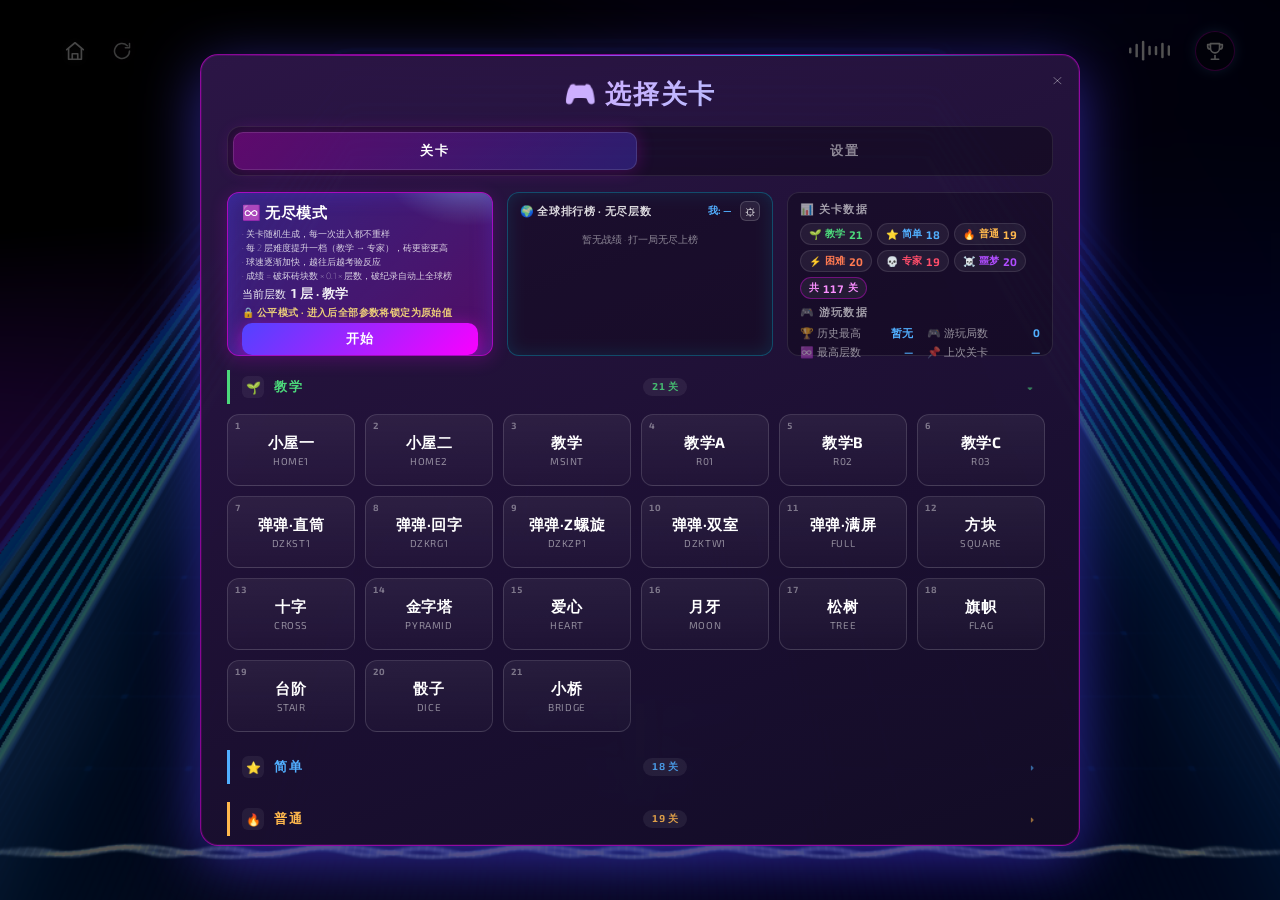
<file: web/index.html>
<!DOCTYPE html>
<html lang="zh-tw" class="use-system-fonts desktop chrome windows low" style="--scrollbar-width: 0px; --inner-height: 900px; --vp-height: 900px;">
    <head>
        <meta charset="utf-8">
        <base href="./">
        <script>/* 飞牛桌面小窗性能受限：iframe 内跳转轻量启动页（launcher.html），顶层标签页直接运行游戏 */
try{if(window.self!==window.top){var _ok=false;try{_ok=!!sessionStorage.getItem("dzk-inwindow")}catch(e){_ok=false}if(!_ok)location.replace("launcher.html")}}catch(e){}</script>
        <script>!function(e,a,l){var t=Array.prototype.slice.call(e.navigator&&navigator.languages||[]),n=(0===t.length&&navigator.language&&t.push(navigator.language),[["en","/","en-us"],["fr","/fr/","fr-fr"],["de","/de/","de-de"],["es","/es/","es-es"],["it","/it/","it-it"],["nl","/nl/","nl-nl"],["ja","/ja/","ja-jp"],["zh-tw","/zh-tw/","zh-tw-tw"]]);if(t.length&&n.length){var n=n.map(function(e){e={id:e[0],url:e[1],l:e[2].split("-")[0],full:e[2]};return"en"===e.id&&0,e}),e=document.cookie.match(/(^| )preferred_locale=([^;]+)/),e=e&&e[2],r=(e&&t.unshift(e),null),i=null;for(let e=0;e<t.length;e++){var o=t[e].toLowerCase(),s=o.split("-")[0];for(let e=0;e<n.length;e++){var u=n[e];if(o===u.full?r=u:s===u.l&&(i=u),r)break}if(r||i)break}var f,h=r||i;h&&((f=new Date).setTime(Date.now()+12096e5),a.cookie="preferred_locale="+h.id+";path=/;expires="+f+";samesite=lax"),!e&&h&&"zh-tw"!==h.id&&(a=h.url+l.search+l.hash,0)}}(window,document,location)</script>
        <meta name="viewport" content="width=device-width,initial-scale=1,shrink-to-fit=no,viewport-fit=cover">
        <title>3D-Breakout By 彩奈</title>
        <meta name="title" content="3D-Breakout By 彩奈">
        <meta name="description" content="暢玩贏得 MAG Infinite S3 12th、MAG Codex X5 12th 或 MEG Trident X 12th &amp; Optix-MAG274QRF-QD 好禮！">
        <meta name="HandheldFriendly" content="true">
        <meta name="msapplication-tap-highlight" content="no">
        <meta name="format-detection" content="telephone=no">
        <meta name="application-name" content="3D-Breakout By 彩奈">
        <meta name="mobile-web-app-capable" content="yes">
        <meta name="theme-color" content="#000000">
        <meta name="apple-mobile-web-app-title" content="3D-Breakout By 彩奈">
        <meta name="apple-mobile-web-app-capable" content="yes">
        <meta name="apple-mobile-web-app-status-bar-style" content="black">
        <meta name="pinterest" content="nohover">
        <meta property="og:type" content="website">
        <meta property="og:url" content="https://iwantitall.merci-michel.com/zh-tw">
        <meta property="og:locale" content="zh_tw">
        <meta property="og:title" content="3D-Breakout By 彩奈">
        <meta property="og:description" content="暢玩贏得 MAG Infinite S3 12th、MAG Codex X5 12th 或 MEG Trident X 12th &amp; Optix-MAG274QRF-QD 好禮！">
        <meta property="og:image" content="https://iwantitall.merci-michel.comshare/share_zh-tw.png?v=9756f7a2">
        <meta property="og:image:width" content="1200">
        <meta property="og:image:height" content="630">
        <meta property="og:image:alt" content="MSI - I want it all Image">
        <meta name="twitter:url" content="https://iwantitall.merci-michel.com/zh-tw">
        <meta name="twitter:title" content="3D-Breakout By 彩奈">
        <meta name="twitter:description" content="暢玩贏得 MAG Infinite S3 12th、MAG Codex X5 12th 或 MEG Trident X 12th &amp; Optix-MAG274QRF-QD 好禮！">
        <meta name="twitter:card" content="summary_large_image">
        <meta name="twitter:image" content="https://iwantitall.merci-michel.comshare/share_zh-tw.png?v=9756f7a2">
        <meta name="google" content="notranslate">
        <link rel="icon" href="./favicon.ico" sizes="any">
        <link rel="icon" href="./icons/favicon_dark.svg" type="image/svg+xml" media="(prefers-color-scheme: dark)">
        <link rel="icon" href="./icons/favicon_light.svg" type="image/svg+xml" media="(prefers-color-scheme: light)">
        <link rel="apple-touch-icon" href="./icons/icon_180.png">
        <meta name="robots" content="index,follow">
        <meta name="googlebot" content="index,follow">
        <link rel="modulepreload" href="./assets/main.fb1695dd11ae33ec_v11.js" as="script">
        <link rel="modulepreload" href="./assets/webgl.c47c235111ae33ec_v11.js" as="script">
        <link href="./assets/vendor.605820b411ae33ec.css" rel="stylesheet">
        <style>svg.icons-spritesheet symbol:not(.raw) * {
fill: inherit;
stroke: inherit;
}</style>
        <style>html{-webkit-tap-highlight-color:rgba(255,255,255,0);-webkit-touch-callout:none;font-size:10px;line-height:1.5}html,body,div,span,iframe,h1,h2,h3,h4,h5,h6,p,blockquote,pre,a,abbr,acronym,address,big,cite,code,del,dfn,em,img,ins,kbd,q,s,samp,small,strike,strong,sub,sup,tt,var,b,u,i,center,dl,dt,dd,ol,ul,li,fieldset,form,label,legend,table,caption,tbody,tfoot,thead,tr,th,td,article,aside,canvas,details,embed,figure,figcaption,footer,header,hgroup,menu,nav,output,ruby,section,summary,time,mark,audio,video{margin:0;padding:0;border:0;font-size:100%;font:inherit;vertical-align:baseline;box-sizing:border-box;font-weight:inherit;touch-action:manipulation}body{display:block}*,*:before,*:after{box-sizing:border-box}ul,ol{list-style:none}article,aside,details,figcaption,figure,footer,header,hgroup,menu,nav,section{display:block}img,video,svg{max-width:100%;display:block}body{-webkit-text-size-adjust:100%}a{color:inherit;text-decoration:inherit;touch-action:pan-y}button *,a *{pointer-events:none}button,input,textarea,select{margin:0;padding:0;color:inherit;background:inherit;font:inherit;line-height:inherit;letter-spacing:inherit;text-transform:inherit;outline:none}button{cursor:pointer;-webkit-appearance:none;-moz-appearance:none;appearance:none;border:none;touch-action:pan-y}textarea{overflow:auto;vertical-align:top;resize:vertical}:root{--base-text: calc((22px) * var(--h-demult, 1));--padding: calc(var(--base-text));--font-popin: "Exo", Arial, Helvetica, sans-serif;--font-title: "Exo2", Arial, Helvetica, sans-serif;--font-text: "DINPro", Arial, Helvetica, sans-serif;--font-numbers: "Roboto", Arial, Helvetica, sans-serif;--font-system: -apple-system, BlinkMacSystemFont, "Segoe UI", Roboto, Oxygen-Sans, Ubuntu, Cantarell, "Helvetica Neue", sans-serif}html.use-system-fonts{--font-popin: var(--font-system);--font-title: var(--font-system);--font-text: var(--font-system)}@font-face{font-family:DINPro;font-style:normal;font-weight:400;src:url(./assets/dinpro-regular.0de53b8211ae33ec.woff2) format("woff2"),url(./assets/dinpro-regular.d7c2045011ae33ec.woff) format("woff");font-display:"block"}@font-face{font-family:DINPro;font-style:normal;font-weight:700;src:url(./assets/dinpro-bold.3677f18411ae33ec.woff2) format("woff2"),url(./assets/dinpro-bold.cd9495d111ae33ec.woff) format("woff");font-display:"block"}@font-face{font-family:Exo2;font-style:normal;font-weight:100;src:url(./assets/exo2-thin.74b24fc411ae33ec.woff2) format("woff2"),url(./assets/exo2-thin.6bf9c2b811ae33ec.woff) format("woff");font-display:"block"}@font-face{font-family:Exo2;font-style:normal;font-weight:300;src:url(./assets/exo2-light.6f008a1011ae33ec.woff2) format("woff2"),url(./assets/exo2-light.3d50c11d11ae33ec.woff) format("woff");font-display:"block"}@font-face{font-family:Exo2;font-style:normal;font-weight:400;src:url(./assets/exo2-regular.4fef682411ae33ec.woff2) format("woff2"),url(./assets/exo2-regular.aad68efc11ae33ec.woff) format("woff");font-display:"block"}@font-face{font-family:Exo2;font-style:normal;font-weight:700;src:url(./assets/exo2-bold.4f55130411ae33ec.woff2) format("woff2"),url(./assets/exo2-bold.afe89b2e11ae33ec.woff) format("woff");font-display:"block"}@font-face{font-family:Exo;font-style:normal;font-weight:400;src:url(./assets/exo-regular.62db7afa11ae33ec.woff2) format("woff2"),url(./assets/exo-regular.bda386b011ae33ec.woff) format("woff");font-display:"block"}@font-face{font-family:Roboto;font-style:normal;font-weight:700;src:url(./assets/RobotoMono-Bold.bbd256c211ae33ec.woff2) format("woff2"),url(./assets/RobotoMono-Bold.359bd09511ae33ec.woff) format("woff");font-display:"block"}.page.page-register,.page.page-results{display:flex;align-items:center;justify-content:center;padding:0}.popin .popin__results-text{display:flex;flex-direction:column;flex-grow:1;align-items:center;justify-content:center;padding-left:40px}.popin .popin__results-text h1{font-family:var(--font-text)!important;text-align:left}.popin .popin__results-text h1 strong{font-weight:700!important}.popin .popin__results-text .results-message{margin-top:13px;margin-bottom:-5px;text-align:left}.page.page-results .popin__header,.register-step--confirmation .popin__header,.page.page-results .popin__header .popin__results-text,.register-step--email .popin__header .popin__results-text,.register-step--confirmation .popin__header .popin__results-text{align-items:flex-start}.page.page-results .popin__header .popin__score,.register-step--email .popin__header .popin__score,.register-step--confirmation .popin__header .popin__score{margin-left:0}.page.page-register .popin__content{background:#fff}.page.page-register .popin__content:after{display:none}html[data-page=register] .webgl-wrapper,html[data-page=results] .webgl-wrapper{position:absolute}.popin{position:relative;display:flex;flex-direction:column;align-items:center;justify-content:center;width:700px;max-width:100%;overflow:hidden;background:rgba(0,0,0,.7);border:1px solid rgba(255,255,255,.25);--title: calc((20px) * var(--h-demult, 1))}.popin strong{font-weight:700}.popin h1{max-width:320px;font-family:var(--font-title);font-size:var(--title);font-weight:400;line-height:1.12em;color:#fff;text-align:center;text-transform:uppercase;letter-spacing:.06em}.popin h1 strong{font-weight:400}.popin select,.popin input{width:100%;padding:20px 30px;font-family:var(--font-text);font-size:16px;color:#2c2c2c;border:1px solid #d0d0d0;border-radius:100px;transition:border .25s;-webkit-appearance:none;-moz-appearance:none;appearance:none}.popin select:focus::-moz-placeholder,.popin input:focus::-moz-placeholder{opacity:.25}.popin select:focus:-ms-input-placeholder,.popin input:focus:-ms-input-placeholder{opacity:.25}.popin select:focus::placeholder,.popin input:focus::placeholder{opacity:.25}.popin select::-moz-placeholder,.popin input::-moz-placeholder{color:#9b9b9b}.popin select:-ms-input-placeholder,.popin input:-ms-input-placeholder{color:#9b9b9b}.popin select option,.popin select::placeholder,.popin input option,.popin input::placeholder{color:#9b9b9b}.popin select{width:100%}.popin .select{position:relative}.popin .select:before{position:absolute;top:5px;right:30px;bottom:0;display:flex;align-items:center;justify-content:center;width:15px;height:15px;margin:auto;font-size:18px;color:#9b9b9b;content:"\25b2";transform:rotate(180deg) scaleY(.7)}.popin:before,.popin:after{position:absolute;top:0;left:0;width:100%;height:100%;pointer-events:none;background:rgba(255,255,255,.75);border:1px solid #fff;border-radius:15px;transition:transform 1.2s cubic-bezier(0,.96,.22,1),border 1.2s cubic-bezier(0,.96,.22,1),opacity 1.2s cubic-bezier(0,.96,.22,1)}.popin:before{border:1px solid #b602d7;transform:scale(1.2)}.popin:after{border:1px solid #593aff;transform:scale(1.4)}.popin .select,.popin .form-input,.popin .form-checkbox,.popin .button{position:relative;transition:color .15s,background .15s,transform 1s cubic-bezier(0,.96,.22,1),border 1s cubic-bezier(0,.96,.22,1),opacity 1s cubic-bezier(0,.96,.22,1)}.popin--visible:before,.popin--visible:after{border:1px solid #fff;opacity:0;transform:scale(1)}.popin .disabled button{color:#d0d0d0;pointer-events:none;border:1px solid #d0d0d0}.popin .disabled button:after{opacity:0}.popin__score{display:flex;flex-direction:column;align-items:center;justify-content:center;font-family:var(--font-popin);color:#f12e88;text-shadow:0 0 6px rgba(255,255,255,.5);--score-size: calc((63px) * var(--h-demult, 1))}.popin__score span{background:linear-gradient(88deg,#fe0291 -6%,#b762ff 29%,#5143ff 55%,#005cff 79%,#8fd7ff 104%);-webkit-background-clip:text;background-clip:text;-webkit-text-fill-color:transparent}.popin__score .score-units{font-size:.75rem;text-transform:uppercase}.popin__score .score-value{font-size:var(--score-size);line-height:1.3}.popin__header,.popin__content{position:relative;display:flex;flex-direction:column;align-items:center;justify-content:center;width:100%}.popin__header{position:relative;padding:60px 0;color:#fff}.page-results .popin__header{justify-content:flex-end;padding:50px 0 0;overflow:hidden}.popin__shape{position:absolute;bottom:-15px;width:100%;height:45px;overflow:hidden}.popin__shape:before{position:absolute;right:0;width:110%;height:100%;content:"";background:#fff;transform:translateY(2px) rotate(-2deg);transform-origin:top right}.popin__content{display:flex;flex-direction:column;align-items:center;justify-content:center;color:#2c2c2c;min-inline-size:0}.popin__content:after{position:absolute;bottom:0;z-index:0;width:100%;height:50%;content:"";background:white}.page-register .popin__content{padding:35px 50px 50px}.page-register .popin__content>*:not(:last-child){margin-bottom:20px}.popin__content .select+.form-checkbox{margin:10px}.popin__content p{max-width:80%;text-align:center}.popin__buttons{z-index:1;display:flex}.page-results .popin__buttons{padding:10px;margin-top:0}.popin__buttons .button{cursor:pointer}.popin__buttons .button span{pointer-events:none}.popin__buttons .button a{position:relative;z-index:1}.popin__buttons .button:not(:last-child){margin-right:10px}.popin-enter-active,.popin-leave-active{will-change:transform;transition:opacity .5s cubic-bezier(.55,0,.1,1),transform .5s cubic-bezier(.55,0,.1,1)}.popin-enter-from{opacity:0;transform:scale(1.1)}.popin-leave-to{opacity:0;transform:scale(.9)}@-webkit-keyframes blinkOpacityIn{0%{opacity:.1}1%{opacity:1}4%{opacity:1}8%{opacity:.1}12%{opacity:1}15%{opacity:.1}18%{opacity:1}21%{opacity:.1}23%{opacity:1}31%{opacity:1}to{opacity:1}}@keyframes blinkOpacityIn{0%{opacity:.1}1%{opacity:1}4%{opacity:1}8%{opacity:.1}12%{opacity:1}15%{opacity:.1}18%{opacity:1}21%{opacity:.1}23%{opacity:1}31%{opacity:1}to{opacity:1}}@-webkit-keyframes blinkIn2{0%{opacity:1;transform:scale(.6) skew(800deg)}2%{opacity:1;transform:scale(1.2) skew(60deg)}4%{opacity:0;transform:skew(0)}10%{opacity:1}13%{opacity:.4;transform:skew(40deg)}15%{opacity:.4;transform:skew(0)}17%{opacity:1;transform:skew(0)}20%{opacity:.5;transform:scale(1) skew(4deg)}21%{opacity:.5;transform:skew(0)}25%{opacity:1;transform:skew(0)}29%{opacity:1;transform:skew(0)}30%{opacity:.8;transform:skew(0)}32%{opacity:1;transform:skew(0)}85%{opacity:1;transform:skew(0)}}@keyframes blinkIn2{0%{opacity:1;transform:scale(.6) skew(800deg)}2%{opacity:1;transform:scale(1.2) skew(60deg)}4%{opacity:0;transform:skew(0)}10%{opacity:1}13%{opacity:.4;transform:skew(40deg)}15%{opacity:.4;transform:skew(0)}17%{opacity:1;transform:skew(0)}20%{opacity:.5;transform:scale(1) skew(4deg)}21%{opacity:.5;transform:skew(0)}25%{opacity:1;transform:skew(0)}29%{opacity:1;transform:skew(0)}30%{opacity:.8;transform:skew(0)}32%{opacity:1;transform:skew(0)}85%{opacity:1;transform:skew(0)}}@-webkit-keyframes blinkIn{0%{opacity:1;transform:scale(.6) skew(400deg)}2%{opacity:1;transform:scale(1.2) skew(40deg)}4%{opacity:0;transform:skew(0)}10%{opacity:1}13%{opacity:.4;transform:skew(20deg)}15%{opacity:.4;transform:skew(0)}17%{opacity:1;transform:skew(0)}20%{opacity:.5;transform:scale(1) skew(2deg)}21%{opacity:.5;transform:skew(0)}25%{opacity:1;transform:skew(0)}29%{opacity:1;transform:skew(0)}30%{opacity:.8;transform:skew(0)}32%{opacity:1;transform:skew(0)}85%{opacity:1;transform:skew(0)}}@keyframes blinkIn{0%{opacity:1;transform:scale(.6) skew(400deg)}2%{opacity:1;transform:scale(1.2) skew(40deg)}4%{opacity:0;transform:skew(0)}10%{opacity:1}13%{opacity:.4;transform:skew(20deg)}15%{opacity:.4;transform:skew(0)}17%{opacity:1;transform:skew(0)}20%{opacity:.5;transform:scale(1) skew(2deg)}21%{opacity:.5;transform:skew(0)}25%{opacity:1;transform:skew(0)}29%{opacity:1;transform:skew(0)}30%{opacity:.8;transform:skew(0)}32%{opacity:1;transform:skew(0)}85%{opacity:1;transform:skew(0)}}.splide{width:100%;cursor:-webkit-grab;cursor:grab}.splide:active{cursor:-webkit-grabbing;cursor:grabbing}.splide button{outline:none!important}.splide .splide__arrow--next{right:0}.splide .splide__arrow--prev{left:0}.splide .splide__pagination{bottom:0}.splide .splide__arrow{width:20px;height:20px;background:none;transition:opacity .6s cubic-bezier(.55,0,.1,1)}.splide .splide__arrow svg{fill:#fff}.splide .splide__slide{transition:opacity 1s}.splide .splide__track{padding-bottom:60px;-webkit-mask-image:linear-gradient(90deg,transparent 0%,black 30%,black 70%,transparent 100%);mask-image:linear-gradient(90deg,transparent 0%,black 30%,black 70%,transparent 100%)}.splide .splide__pagination li .is-active{background:#fff}.splide .splide__pagination__page{width:15px;height:5px;margin:5px;border-radius:3px}.splide .splide__pagination__page.is-active{opacity:1}.splide__container{box-sizing:border-box;position:relative}.splide__list{-webkit-backface-visibility:hidden;backface-visibility:hidden;display:flex;height:100%;margin:0!important;padding:0!important}.splide.is-initialized:not(.is-active) .splide__list{display:block}.splide__pagination{align-items:center;display:flex;flex-wrap:wrap;justify-content:center;margin:0;pointer-events:none}.splide__pagination li{display:inline-block;line-height:1;list-style-type:none;margin:0;pointer-events:auto}.splide__progress__bar{width:0}.splide{position:relative;visibility:hidden}.splide.is-initialized,.splide.is-rendered{visibility:visible}.splide__slide{-webkit-backface-visibility:hidden;backface-visibility:hidden;box-sizing:border-box;flex-shrink:0;list-style-type:none!important;margin:0;position:relative}.splide__slide img{vertical-align:bottom}.splide__spinner{-webkit-animation:splide-loading 1s linear infinite;animation:splide-loading 1s linear infinite;border:2px solid #999;border-left-color:transparent;border-radius:50%;bottom:0;contain:strict;display:inline-block;height:20px;left:0;margin:auto;position:absolute;right:0;top:0;width:20px}.splide__sr{clip:rect(0 0 0 0);border:0;height:1px;margin:-1px;overflow:hidden;padding:0;position:absolute;width:1px}.splide__toggle.is-active .splide__toggle__play,.splide__toggle__pause{display:none}.splide__toggle.is-active .splide__toggle__pause{display:inline}.splide__track{overflow:hidden;position:relative;z-index:0}@-webkit-keyframes splide-loading{0%{transform:rotate(0)}to{transform:rotate(1turn)}}@keyframes splide-loading{0%{transform:rotate(0)}to{transform:rotate(1turn)}}.splide__track--draggable{-webkit-touch-callout:none;-webkit-user-select:none;-ms-user-select:none;-moz-user-select:none;user-select:none}.splide__track--fade>.splide__list{display:block}.splide__track--fade>.splide__list>.splide__slide{left:0;opacity:0;position:absolute;top:0;z-index:0}.splide__track--fade>.splide__list>.splide__slide.is-active{opacity:1;position:relative;z-index:1}.splide--rtl{direction:rtl}.splide__track--ttb>.splide__list{display:block}.splide__arrow{align-items:center;background:#ccc;border:0;border-radius:50%;cursor:pointer;display:flex;height:2em;justify-content:center;opacity:.7;padding:0;position:absolute;top:50%;transform:translateY(-50%);width:2em;z-index:1}.splide__arrow svg{fill:#000;height:1.2em;width:1.2em}.splide__arrow:hover:not(:disabled){opacity:.9}.splide__arrow:disabled{opacity:.3}.splide__arrow:focus-visible{outline:3px solid #0bf;outline-offset:3px}.splide__arrow--prev{left:1em}.splide__arrow--prev svg{transform:scaleX(-1)}.splide__arrow--next{right:1em}.splide.is-focus-in .splide__arrow:focus{outline:3px solid #0bf;outline-offset:3px}.splide__pagination{bottom:.5em;left:0;padding:0 1em;position:absolute;right:0;z-index:1}.splide__pagination__page{background:#ccc;border:0;border-radius:50%;display:inline-block;height:8px;margin:3px;opacity:.7;padding:0;position:relative;transition:transform .2s linear;width:8px}.splide__pagination__page.is-active{background:#fff;transform:scale(1.4);z-index:1}.splide__pagination__page:hover{cursor:pointer;opacity:.9}.splide__pagination__page:focus-visible{outline:3px solid #0bf;outline-offset:3px}.splide.is-focus-in .splide__pagination__page:focus{outline:3px solid #0bf;outline-offset:3px}.splide__progress__bar{background:#ccc;height:3px}.splide__slide{-webkit-tap-highlight-color:transparent}.splide__slide:focus{outline:0}@supports (outline-offset: -3px){.splide__slide:focus-visible{outline:3px solid #0bf;outline-offset:-3px}}@supports (outline-offset: -3px){.splide.is-focus-in .splide__slide:focus{outline:3px solid #0bf;outline-offset:-3px}}.splide__toggle{cursor:pointer}.splide__toggle:focus-visible{outline:3px solid #0bf;outline-offset:3px}.splide.is-focus-in .splide__toggle:focus{outline:3px solid #0bf;outline-offset:3px}.splide__track--nav>.splide__list>.splide__slide{border:3px solid transparent;cursor:pointer}.splide__track--nav>.splide__list>.splide__slide.is-active{border:3px solid #000}.splide__arrows--rtl .splide__arrow--prev{left:auto;right:1em}.splide__arrows--rtl .splide__arrow--prev svg{transform:scaleX(1)}.splide__arrows--rtl .splide__arrow--next{left:1em;right:auto}.splide__arrows--rtl .splide__arrow--next svg{transform:scaleX(-1)}.splide__arrows--ttb .splide__arrow{left:50%;transform:translate(-50%)}.splide__arrows--ttb .splide__arrow--prev{top:1em}.splide__arrows--ttb .splide__arrow--prev svg{transform:rotate(-90deg)}.splide__arrows--ttb .splide__arrow--next{bottom:1em;top:auto}.splide__arrows--ttb .splide__arrow--next svg{transform:rotate(90deg)}.splide__pagination--ttb{bottom:0;display:flex;flex-direction:column;left:auto;padding:1em 0;right:.5em;top:0}html{font-family:sans-serif;font-size:var(--base-text);font-weight:100;color:#fff;background:#000}::-moz-selection{color:#fff;background:rgba(0,0,0,.7)}::selection{color:#fff;background:rgba(0,0,0,.7)}.old-browser{position:relative;z-index:1;width:100vw;height:100vh;font-family:var(--font-text);text-align:center;-webkit-user-select:none;-moz-user-select:none;-ms-user-select:none;user-select:none}.old-browser .container{position:absolute;top:50%;left:50%;width:100%;transform:translate(-50%,-50%)}.old-browser .container h1{font-family:var(--font-title);font-size:7vw;line-height:1;color:#0ff;text-shadow:0 1px 0 rgba(0,0,0,.2);text-transform:uppercase}.old-browser .container p{width:70vw;max-width:470px;margin:1em auto;font-size:20px;color:#fff;text-shadow:0 1px 0 rgba(0,0,0,.2)}.old-browser__background{position:absolute;top:0;left:0;z-index:0;width:100%;height:100%;background-image:url(/oldBrowser/oldBrowser.jpg);background-repeat:no-repeat;background-position:center center;background-size:cover}*{scrollbar-width:auto;scrollbar-color:#513dcd #fff}*::-webkit-scrollbar{width:16px}*::-webkit-scrollbar-track{background:#fff}*::-webkit-scrollbar-thumb{background-color:#513dcd;border:3px solid #fff;border-radius:10px}@media (min-width: 375px) and (max-width: 768px){:root{--base-text: calc((8.1424936387vw - 8.534351145px) * var(--h-demult, 1))}}@media (min-width: 400px) and (max-width: 700px){.popin{--title: calc((1.3333333333vw + 14.6666666667px) * var(--h-demult, 1))}.popin__score{--score-size: calc((5.6666666667vw + 40.3333333333px) * var(--h-demult, 1))}}@media (min-width: 701px){.popin__score{--score-size: calc((80px) * var(--h-demult, 1))}}@media (min-width: 768px) and (max-width: 1440px){:root{--base-text: calc((2.0833333333vw + 38px) * var(--h-demult, 1))}}@media (min-width: 1440px) and (max-width: 1900px){:root{--base-text: calc((2.6086956522vw + 30.4347826087px) * var(--h-demult, 1))}}@media (min-width: 1901px){:root{--base-text: calc((80px) * var(--h-demult, 1))}}@media (min-width: 1921px){.popin{--title: calc((24px) * var(--h-demult, 1))}}@media (max-width: 767px){.splide .splide__arrow{width:40px;height:40px}.splide .splide__track{padding-bottom:40px}.old-browser .container h1{font-size:15vw}.old-browser .container p{max-width:90vw;font-size:4.5vw}}@media (max-width: 699px){.page.page-register,.page.page-results{position:relative;display:block;min-height:100%;overflow:hidden}.popin .popin__results-text{padding-left:20px}.popin{top:0;left:0;min-height:var(--inner-height);background:rgba(0,0,0,.5)}.popin.register-step--details{position:relative}.popin{justify-content:flex-start;border:none;border-radius:0}.popin__header,.popin__content{min-width:50%}.popin__header{flex-grow:1}.register-step--details .popin__header{padding-top:125px}.register-step--done .popin__header{z-index:1}.popin__content{overflow:initial}.page-register .popin__content{padding:15px 25px 25px}.page-register .popin__content>*:not(:last-child){margin-bottom:15px}.popin__content p{max-width:initial}.popin__content{border-radius:0}.register-step--details .popin__content{padding-bottom:50px}.popin-enter-active,.popin-leave-active{transition:opacity .6s cubic-bezier(.55,0,.1,1),transform .7s cubic-bezier(.55,0,.1,1)}.popin-leave-to{opacity:0;transform:scale(1)}}@media (hover: hover){.popin select:hover,.popin input:hover{border:1px solid #9b9b9b}*::-webkit-scrollbar-thumb:hover{background-color:#8256d5}}@media (hover: none) and (pointer: coarse){.popin select:active,.popin input:active{border:1px solid #9b9b9b}*::-webkit-scrollbar-thumb:active{background-color:#8256d5}}@media screen and (-ms-high-contrast: none){.splide__slide:focus-visible{border:3px solid #0bf}.splide.is-focus-in .splide__slide:focus{border:3px solid #0bf}.splide.is-focus-in .splide__track>.splide__list>.splide__slide:focus{border-color:#0bf}}.logo-wrapper{--logo-size: calc((60px) * var(--h-demult, 1));width:var(--logo-size)}.icon{fill:#fff;transition:fill .5s}.icon.invert{fill:#000;transition:fill .5s}@media (min-width: 768px) and (max-width: 1200px){.logo-wrapper{--logo-size: calc((6.9444444444vw + 6.6666666667px) * var(--h-demult, 1))}}@media (min-width: 1201px){.logo-wrapper{--logo-size: calc((90px) * var(--h-demult, 1))}}.menu-button[data-v-67bbf066]{position:relative;display:flex;flex-direction:column;align-items:center;justify-content:center;width:var(--menu-button-size);height:var(--menu-button-size);pointer-events:none;opacity:0;transition:.3s cubic-bezier(.55,0,.1,1);--menu-button-size: calc((40px) * var(--h-demult, 1))}.menu-button.visible[data-v-67bbf066]{pointer-events:all;opacity:1}.back .menu-button[data-v-67bbf066]{pointer-events:none;opacity:0}.menu-button.sm[data-v-67bbf066]{width:calc(var(--menu-button-size) * .68);height:calc(var(--menu-button-size) * .68)}.menu-button .button-content[data-v-67bbf066]{position:relative;display:flex;flex-direction:column;align-items:center;justify-content:center;width:100%;height:100%}.menu-button .button-content.invert .state div[data-v-67bbf066]{background:#000;transition:opacity .15s cubic-bezier(.55,0,.1,1),background .5s cubic-bezier(.55,0,.1,1)}.menu-button .state[data-v-67bbf066]{position:absolute;display:flex;flex-direction:column;align-items:center;justify-content:space-between;width:17px;height:17px;opacity:0;transition:opacity .3s cubic-bezier(.55,0,.1,1),transform .3s cubic-bezier(.55,0,.1,1);transform:rotate(180deg)}.menu-button .state.inGame[data-v-67bbf066]{height:50%}.menu-button .state.active[data-v-67bbf066]{opacity:1}.menu-button .state.isOpen[data-v-67bbf066]{transform:rotate(0)}.menu-button .state div[data-v-67bbf066]{background-color:#fff;border-radius:5px;transition:transform .3s cubic-bezier(.55,0,.1,1),opacity .15s cubic-bezier(.55,0,.1,1),background .5s cubic-bezier(.55,0,.1,1)}.menu-button .open div[data-v-67bbf066]{position:relative;width:100%;height:3px}.menu-button .open.inGame div[data-v-67bbf066]{position:absolute;top:50%;left:50%;width:90%;height:3px;opacity:1}.menu-button .open.inGame div[data-v-67bbf066]:nth-child(1){transform:translate(-25%,-50%) rotate(90deg)}.menu-button .open.inGame div[data-v-67bbf066]:nth-child(2){opacity:0;transform:translate(100%,-50%)}.menu-button .open.inGame div[data-v-67bbf066]:nth-child(3){transform:translate(-75%,-50%) rotate(90deg)}.menu-button .close div[data-v-67bbf066]{position:absolute;top:50%;left:50%;width:100%;height:3px;opacity:1}.menu-button .close div[data-v-67bbf066]:nth-child(1){transform:translate(-50%,-50%) rotate(45deg)}.menu-button .close div[data-v-67bbf066]:nth-child(2){transform:translate(-50%,-50%) rotate(-45deg)}.menu-button .pause div[data-v-67bbf066]{position:absolute;top:50%;left:50%;width:100%;height:3px;opacity:1}.menu-button .pause div[data-v-67bbf066]:nth-child(1){transform:translate(-25%,-50%) rotate(90deg)}.menu-button .pause div[data-v-67bbf066]:nth-child(2){transform:translate(-75%,-50%) rotate(90deg)}.menu-button:focus-visible .button-content .state.active[data-v-67bbf066]{opacity:.7}@media (min-width: 1200px) and (max-width: 1920px){.menu-button[data-v-67bbf066]{--menu-button-size: calc((1.3888888889vw + 23.3333333333px) * var(--h-demult, 1))}}@media (min-width: 1921px){.menu-button[data-v-67bbf066]{--menu-button-size: calc((50px) * var(--h-demult, 1))}}@media (hover: hover){.menu-button:hover .button-content .state.active[data-v-67bbf066]{opacity:.7}}@media (hover: none) and (pointer: coarse){.menu-button:active .button-content .state.active[data-v-67bbf066]{opacity:.7}}.sound-button[data-v-2645cb68]{--sound-button-size: calc((40px) * var(--h-demult, 1));position:relative;display:flex;flex-direction:column;align-items:center;justify-content:center;width:var(--sound-button-size);height:var(--sound-button-size);transition:opacity .3s cubic-bezier(.55,0,.1,1)}.sound-button.sm[data-v-2645cb68]{width:calc(var(--sound-button-size) * .68);height:calc(var(--sound-button-size) * .68)}.sound-button .button-content[data-v-2645cb68]{position:relative;display:flex;flex-direction:column;align-items:center;justify-content:center;width:100%;height:100%;opacity:.7;transition:opacity .3s cubic-bezier(.55,0,.1,1),transform .3s cubic-bezier(.55,0,.1,1)}.sound-button .button-content.active[data-v-2645cb68]{opacity:1}.sound-button .button-canvas[data-v-2645cb68]{position:absolute;bottom:0;left:0;width:100%;height:100%}.sound-button:focus-visible .button-content[data-v-2645cb68]{opacity:1;transition:opacity .3s cubic-bezier(.55,0,.1,1)}@media (min-width: 1200px) and (max-width: 1920px){.sound-button[data-v-2645cb68]{--sound-button-size: calc((1.3888888889vw + 23.3333333333px) * var(--h-demult, 1))}}@media (min-width: 1921px){.sound-button[data-v-2645cb68]{--sound-button-size: calc((50px) * var(--h-demult, 1))}}@media (hover: hover){.sound-button:hover .button-content[data-v-2645cb68]{opacity:1;transition:opacity .3s cubic-bezier(.55,0,.1,1)}}@media (hover: none) and (pointer: coarse){.sound-button:active .button-content[data-v-2645cb68]{opacity:1;transition:opacity .3s cubic-bezier(.55,0,.1,1)}}.app-header[data-v-593a0a07]{--padding: calc((15px) * var(--h-demult, 1));position:fixed;z-index:5;display:flex;align-items:center;justify-content:space-between;width:100vw;padding:var(--padding) calc(var(--padding) * 1.5) var(--padding);pointer-events:none}.app-header[data-v-593a0a07]:before{position:absolute;top:0;left:0;z-index:-1;width:100%;height:100%;content:"";background:#fff;box-shadow:0 5px 20px #0000001a;transition:transform .8s cubic-bezier(.55,0,.1,1);transform:translateY(-110%)}body.white-header .app-header[data-v-593a0a07]:before{transform:translateY(0)}.app-header:before body.menuOpened[data-v-593a0a07]{transform:translateY(-110%)!important}html.screenshot-mode .app-header[data-v-593a0a07]{opacity:0!important}.logo[data-v-593a0a07]{--logo-size: calc((80px) * var(--h-demult, 1));width:var(--logo-size);pointer-events:all;cursor:pointer;outline:0;transition:transform .8s cubic-bezier(.55,0,.1,1),opacity .5s cubic-bezier(.55,0,.1,1)}.logo.visible[data-v-593a0a07]{transform:translateY(0)}.buttons[data-v-593a0a07]{--buttons-width: calc((100px) * var(--h-demult, 1));display:flex;flex-direction:row;align-items:center;justify-content:flex-end;width:var(--buttons-width)}.buttons .sound-button[data-v-593a0a07]{margin-right:25px;opacity:0;transition:opacity .7s cubic-bezier(.55,0,.1,1)}.buttons .sound-button.visible[data-v-593a0a07]{pointer-events:all;opacity:1}.back .buttons .sound-button[data-v-593a0a07]{pointer-events:none;opacity:0}.close__center[data-v-593a0a07]{position:absolute;top:0;left:50%;display:flex;height:100%;pointer-events:none;transition:transform 1s cubic-bezier(.55,0,.1,1),opacity .4s cubic-bezier(.55,0,.1,1);transform:translate(-50%,-120%)}.close__center button[data-v-593a0a07]{--padding: calc((8px) * var(--h-demult, 1));padding:0 calc(var(--padding) * 2)}.back .close__center[data-v-593a0a07]{pointer-events:all;transform:translate(-50%)}@media (min-width: 768px) and (max-width: 1200px){.app-header[data-v-593a0a07]{--padding: calc((3.4722222222vw - 11.6666666667px) * var(--h-demult, 1))}.logo[data-v-593a0a07]{--logo-size: calc((5.787037037vw + 35.5555555556px) * var(--h-demult, 1))}.close__center button[data-v-593a0a07]{--padding: calc((1.6203703704vw - 4.4444444444px) * var(--h-demult, 1))}}@media (min-width: 1200px) and (max-width: 1600px){.buttons[data-v-593a0a07]{--buttons-width: calc((8.75vw - 5px) * var(--h-demult, 1))}}@media (min-width: 1201px){.app-header[data-v-593a0a07]{--padding: calc((30px) * var(--h-demult, 1))}.logo[data-v-593a0a07]{--logo-size: calc((105px) * var(--h-demult, 1))}.close__center button[data-v-593a0a07]{--padding: calc((15px) * var(--h-demult, 1))}}@media (min-width: 1601px){.buttons[data-v-593a0a07]{--buttons-width: calc((135px) * var(--h-demult, 1))}}@media (max-width: 767px){.logo[data-v-593a0a07]{transform:translateY(-300%)}.buttons .sound-button[data-v-593a0a07]{pointer-events:none;opacity:0!important}body.menuOpened .buttons .sound-button[data-v-593a0a07]{pointer-events:all;opacity:1!important}}@media (hover: hover){.logo[data-v-593a0a07]:hover{opacity:.7}.back .close__center[data-v-593a0a07]:hover{opacity:.5}}@media (hover: none) and (pointer: coarse){.logo[data-v-593a0a07]:active{opacity:.7}.back .close__center[data-v-593a0a07]:active{opacity:.5}}.menu[data-v-f5bee8ee]{--width: calc((400px) * var(--h-demult, 1));position:fixed;right:0;z-index:4;display:flex;flex-direction:column;align-items:flex-end;justify-content:space-between;width:100vw;height:100%;pointer-events:none}.menu .cta-button span[data-v-f5bee8ee]{pointer-events:none}.menu[data-v-f5bee8ee] .language-picker-select{color:#000!important;color:initial!important}.menu.visible .background[data-v-f5bee8ee],.menu.visible .content[data-v-f5bee8ee]{pointer-events:all}html.screenshot-mode .menu[data-v-f5bee8ee]{opacity:0!important}.menu .background[data-v-f5bee8ee]{--width: calc((400px) * var(--h-demult, 1));position:absolute;top:0;right:0;z-index:-1;width:var(--width);height:100%;pointer-events:none;background-color:#fff;background-image:linear-gradient(220deg,rgba(254,2,145,.95) -40%,rgba(183,98,255,.95) 28%,rgba(81,67,255,.95) 75%,rgba(0,92,255,.95) 120%,rgba(143,215,255,.95) 165%);box-shadow:0 -10px 40px #5143ff00;transition:box-shadow .5s cubic-bezier(.55,0,.1,1)}.menu .background.visible[data-v-f5bee8ee]{box-shadow:0 -10px 40px #5143ffd9;transition:box-shadow .5s cubic-bezier(.55,0,.1,1)}.content[data-v-f5bee8ee]{--width: calc((400px) * var(--h-demult, 1));position:relative;right:0;display:flex;flex-direction:column;align-items:center;justify-content:space-between;width:var(--width);height:70%;max-height:400px;padding:var(--padding) calc(var(--padding) * 2) 0;margin:auto 0;color:#fff;--padding: calc((20px) * var(--h-demult, 1))}.content .cta[data-v-f5bee8ee]{--title: calc((30px) * var(--h-demult, 1));--height: calc((90px) * var(--h-demult, 1));display:flex;flex-direction:column;align-items:flex-end;justify-content:space-between;width:100%;height:var(--height);font-family:var(--font-title);font-size:var(--title);font-weight:400;color:#fff;text-align:right;text-transform:uppercase}.content .cta div[data-v-f5bee8ee]{text-shadow:-1px -1px 0 rgba(255,255,255,0),0 -1px 0 rgba(255,255,255,0),1px -1px 0 rgba(255,255,255,0),1px 0 0 rgba(255,255,255,0),1px 1px 0 rgba(255,255,255,0),0 1px 0 rgba(255,255,255,0),-1px 1px 0 rgba(255,255,255,0),-1px 0 0 rgba(255,255,255,0),0 0 20px rgba(255,255,255,0);cursor:pointer;transition:text-shadow .5s cubic-bezier(.23,1,.32,1)}.content .cta div span[data-v-f5bee8ee]{display:inline-block}.content .cta div[data-v-f5bee8ee]:focus-visible{text-shadow:-1px -1px 0 rgba(255,255,255,.5),0 -1px 0 rgba(255,255,255,.5),1px -1px 0 rgba(255,255,255,.5),1px 0 0 rgba(255,255,255,.5),1px 1px 0 rgba(255,255,255,.5),0 1px 0 rgba(255,255,255,.5),-1px 1px 0 rgba(255,255,255,.5),-1px 0 0 rgba(255,255,255,.5),0 0 20px white}.content .links[data-v-f5bee8ee]{--height: calc((120px) * var(--h-demult, 1));display:flex;flex-direction:column;align-items:flex-end;justify-content:space-between;width:100%;height:var(--height);text-align:right}.content .links a[data-v-f5bee8ee]{--text: calc((20px) * var(--h-demult, 1));font-family:var(--font-text);font-size:var(--text);font-weight:400;line-height:calc(var(--text) + 15);color:#fff;outline:none;opacity:.7;transition:opacity .8s}.content .links a[data-v-f5bee8ee]:focus-visible{opacity:1}.content .lang[data-v-f5bee8ee]{display:flex;flex-direction:row;align-items:center;justify-content:flex-end;width:100%;color:#fff;text-align:right}.content .lang[data-v-f5bee8ee]:focus-visible{opacity:.75}.content .lang svg[data-v-f5bee8ee]{width:18px;fill:#fff}.content .lang .language-picker[data-v-f5bee8ee]{position:relative;bottom:0;left:0;font-family:var(--font-text);font-size:18px;font-weight:700;border:none}.menu-overlay[data-v-f5bee8ee]{position:fixed;top:0;left:0;z-index:2;width:100vw;height:100vh;pointer-events:none;cursor:pointer;background:#000;opacity:0;transition:opacity .5s cubic-bezier(.55,0,.1,1)}.menucontainer.visible .menu-overlay[data-v-f5bee8ee]{pointer-events:all;opacity:.55}.menu[data-v-f5bee8ee]{transition:transform .7s cubic-bezier(.55,0,.1,1);transform:translate(100%)}.menu .cta[data-v-f5bee8ee],.menu .links[data-v-f5bee8ee]{transition:transform 1s cubic-bezier(.55,0,.1,1);transform:translate(110%)}.menu .lang[data-v-f5bee8ee]{transition:transform 1s cubic-bezier(.55,0,.1,1),opacity .15s cubic-bezier(.55,0,.1,1);transform:translate(110%)}.menu.visible[data-v-f5bee8ee]{transition:transform 1.2s cubic-bezier(0,.96,.22,1);transform:translate(0)}.menu.visible .cta[data-v-f5bee8ee],.menu.visible .links[data-v-f5bee8ee],.menu.visible .lang[data-v-f5bee8ee]{transition:transform .4s cubic-bezier(.77,0 .175,1);transform:translate(0)}.menu.visible .cta[data-v-f5bee8ee]{transition-duration:.4s}.menu.visible .links[data-v-f5bee8ee]{transition-duration:.6s}.menu.visible .lang[data-v-f5bee8ee]{transition-duration:.8s}@media (min-width: 768px) and (max-width: 1200px){.content[data-v-f5bee8ee]{--padding: calc((2.3148148148vw + 2.2222222222px) * var(--h-demult, 1))}.content .cta[data-v-f5bee8ee]{--title: calc((1.1574074074vw + 21.1111111111px) * var(--h-demult, 1))}.content .cta[data-v-f5bee8ee]{--height: calc((2.3148148148vw + 72.2222222222px) * var(--h-demult, 1))}}@media (min-width: 1200px) and (max-width: 1600px){.menu[data-v-f5bee8ee],.menu .background[data-v-f5bee8ee],.content[data-v-f5bee8ee]{--width: calc((25vw + 100px) * var(--h-demult, 1))}.content .cta[data-v-f5bee8ee]{--title: calc((2.5vw + 5px) * var(--h-demult, 1))}.content .cta[data-v-f5bee8ee]{--height: calc((5vw + 40px) * var(--h-demult, 1))}.content .links a[data-v-f5bee8ee]{--text: calc((1vw + 4px) * var(--h-demult, 1))}}@media (min-width: 1201px){.content[data-v-f5bee8ee]{--padding: calc((30px) * var(--h-demult, 1))}.content .links[data-v-f5bee8ee]{--height: calc((110px) * var(--h-demult, 1))}}@media (min-width: 1601px){.menu[data-v-f5bee8ee],.menu .background[data-v-f5bee8ee],.content[data-v-f5bee8ee]{--width: calc((500px) * var(--h-demult, 1))}.content .cta[data-v-f5bee8ee]{--title: calc((45px) * var(--h-demult, 1))}.content .cta[data-v-f5bee8ee]{--height: calc((120px) * var(--h-demult, 1))}.content .links a[data-v-f5bee8ee]{--text: calc((20px) * var(--h-demult, 1))}}@media (max-width: 639px){.menu[data-v-f5bee8ee]{width:100%;transform:translate(101%)}.menu .background[data-v-f5bee8ee]{width:100%}}@media (hover: hover){.content .cta div[data-v-f5bee8ee]:hover{text-shadow:-1px -1px 0 rgba(255,255,255,.5),0 -1px 0 rgba(255,255,255,.5),1px -1px 0 rgba(255,255,255,.5),1px 0 0 rgba(255,255,255,.5),1px 1px 0 rgba(255,255,255,.5),0 1px 0 rgba(255,255,255,.5),-1px 1px 0 rgba(255,255,255,.5),-1px 0 0 rgba(255,255,255,.5),0 0 20px white;transition:none}.content .cta div:hover span[data-v-f5bee8ee]{-webkit-animation:blinkIn .8s;animation:blinkIn .8s}.content .links a[data-v-f5bee8ee]:hover{opacity:1;transition:opacity 0ms;-webkit-animation:blinkOpacityIn .4s;animation:blinkOpacityIn .4s}.content .lang[data-v-f5bee8ee]:hover{opacity:.75}.menucontainer.visible .menu-overlay[data-v-f5bee8ee]:hover{opacity:.35}}@media (hover: none) and (pointer: coarse){.content .cta div[data-v-f5bee8ee]:active{text-shadow:-1px -1px 0 rgba(255,255,255,.5),0 -1px 0 rgba(255,255,255,.5),1px -1px 0 rgba(255,255,255,.5),1px 0 0 rgba(255,255,255,.5),1px 1px 0 rgba(255,255,255,.5),0 1px 0 rgba(255,255,255,.5),-1px 1px 0 rgba(255,255,255,.5),-1px 0 0 rgba(255,255,255,.5),0 0 20px white;transition:none}.content .cta div:active span[data-v-f5bee8ee]{-webkit-animation:blinkIn .8s;animation:blinkIn .8s}.content .links a[data-v-f5bee8ee]:active{opacity:1;transition:opacity 0ms;-webkit-animation:blinkOpacityIn .4s;animation:blinkOpacityIn .4s}.content .lang[data-v-f5bee8ee]:active{opacity:.75}.menucontainer.visible .menu-overlay[data-v-f5bee8ee]:active{opacity:.35}}@-webkit-keyframes rotateDevice-2eb4872a{0%{opacity:0;transform:rotate(0)}20%{opacity:1}50%{transform:rotate(-90deg)}60%{opacity:1;transform:rotate(-90deg)}80%{opacity:1;transform:rotate(-90deg)}to{opacity:0;transform:rotate(-90deg)}}@keyframes rotateDevice-2eb4872a{0%{opacity:0;transform:rotate(0)}20%{opacity:1}50%{transform:rotate(-90deg)}60%{opacity:1;transform:rotate(-90deg)}80%{opacity:1;transform:rotate(-90deg)}to{opacity:0;transform:rotate(-90deg)}}@-webkit-keyframes appear-2eb4872a{0%{opacity:0;transform:scale(0)}50%{opacity:1;transform:scale(1)}to{opacity:1;transform:scale(1)}}@keyframes appear-2eb4872a{0%{opacity:0;transform:scale(0)}50%{opacity:1;transform:scale(1)}to{opacity:1;transform:scale(1)}}@-webkit-keyframes appearNegative-2eb4872a{0%{opacity:0;transform:scale3d(0,0,0)}50%{opacity:1;transform:scale3d(-1,-1,1)}to{opacity:1;transform:scale3d(-1,-1,1)}}@keyframes appearNegative-2eb4872a{0%{opacity:0;transform:scale3d(0,0,0)}50%{opacity:1;transform:scale3d(-1,-1,1)}to{opacity:1;transform:scale3d(-1,-1,1)}}.rotate-device[data-v-2eb4872a]{position:fixed;top:0;right:0;bottom:0;left:0;z-index:10;display:none;width:100vw;height:100%;overflow:hidden;pointer-events:all;-webkit-user-select:none;-moz-user-select:none;-ms-user-select:none;user-select:none}.rotate-device img[data-v-2eb4872a]{display:block;width:100%;height:100%;-o-object-fit:cover;object-fit:cover;-o-object-position:bottom!important;object-position:bottom!important}.rotate-background[data-v-2eb4872a]{width:100%;height:100%}.rotate-wrapper[data-v-2eb4872a]{position:absolute;top:0;right:0;bottom:0;left:0;z-index:1;display:flex;flex-flow:column nowrap;align-items:center;justify-content:center}.icon-wrapper[data-v-2eb4872a]{width:100%}.icon-rotate[data-v-2eb4872a]{display:flex;flex-direction:column;align-items:center;justify-content:center;width:30%;margin:auto;transform-origin:center center;-webkit-animation:rotateDevice-2eb4872a 2s cubic-bezier(.55,0,.1,1) infinite paused;animation:rotateDevice-2eb4872a 2s cubic-bezier(.55,0,.1,1) infinite paused}.rotate-mobile[data-v-2eb4872a]{width:25%}.arrow-left[data-v-2eb4872a],.arrow-right[data-v-2eb4872a]{width:15%;margin:10px 0}.arrow-left[data-v-2eb4872a]{-webkit-animation:appear-2eb4872a 2s cubic-bezier(.55,0,.1,1) infinite paused;animation:appear-2eb4872a 2s cubic-bezier(.55,0,.1,1) infinite paused}.arrow-right[data-v-2eb4872a]{transform:scale3d(-1,-1,1);-webkit-animation:appearNegative-2eb4872a 2s cubic-bezier(.55,0,.1,1) infinite paused;animation:appearNegative-2eb4872a 2s cubic-bezier(.55,0,.1,1) infinite paused}.text[data-v-2eb4872a]{font-size:15px;font-weight:700;color:#fff;text-shadow:0 1px 0 rgba(0,0,0,.2)}@media only screen and (orientation: landscape) and (max-width: 1023px){html.phone .rotate-device[data-v-2eb4872a]{display:block;visibility:hidden;transform:translate(0)}html.phone .rotate-device .icon-rotate[data-v-2eb4872a],html.phone .rotate-device .arrow-left[data-v-2eb4872a],html.phone .rotate-device .arrow-right[data-v-2eb4872a]{-webkit-animation-play-state:running;animation-play-state:running}}@media only screen and (orientation: landscape) and (max-width: 1023px) and (min-width: 451px){html.phone .rotate-device[data-v-2eb4872a]{visibility:visible}}.transition-overlay[data-v-12372552]{position:fixed;top:0;right:0;z-index:6;width:100vw;height:100vh;pointer-events:none}.transition-overlay.hidden[data-v-12372552]{visibility:hidden}.transition-overlay.active[data-v-12372552]{pointer-events:all}.overlay[data-v-12372552],.layer[data-v-12372552]{position:absolute;top:0;left:0;width:100%;height:100%}.overlay[data-v-12372552]{z-index:0;background:#251f30;opacity:0;will-change:opacity}.layer[data-v-12372552]{transform:scaleY(0);transform-origin:center bottom;will-change:transform}.layer.gradient[data-v-12372552]{background-color:#6532f9;background-image:linear-gradient(220deg,rgba(254,2,145,.95) -40%,rgba(183,98,255,.95) 28%,rgba(81,67,255,.95) 75%,rgba(0,92,255,.95) 120%,rgba(143,215,255,.95) 165%)}.layer.fill[data-v-12372552]{background:#fff}.cookie-consent{--border-radius: 5px;z-index:2;font-family:var(--font-text);pointer-events:none}.cookie-consent__description{color:#fff}.cookie-consent__description a{transition:color .15s cubic-bezier(.55,0,.1,1)}.cookie-consent__buttons>:first-child{margin-right:10px}.cookie-consent__cta{height:40px;padding:0;border:0;border-radius:var(--border-radius)}.cookie-consent .cta__text{font-weight:700;transition:opacity .3s cubic-bezier(.55,0,.1,1)}.cookie-consent__cta--accept{color:#fff;background:linear-gradient(193deg,rgba(176,60,248,.4901960784) 3.6%,rgba(0,0,0,0) 55%),linear-gradient(169deg,rgba(33,42,255,.2) -1.9%,rgba(108,0,247,0) 67%),rgba(71,16,227,.8901960784);background-color:#fa00ff}.cookie-consent__cta--decline{color:#000;background-color:#fff}.cookie-consent__inner{pointer-events:all;background:rgba(0,0,0,.7)}@media (max-width: 1023px){.cookie-consent__description{color:#000}.cookie-consent__cta--decline{background-color:#eee}.cookie-consent__inner{background:#fff;box-shadow:0 -5px 20px #0000001a}}@media (hover: hover){.cookie-consent__description a:hover{color:#fa00ff}.cookie-consent__cta:hover .cta__text{opacity:.5}}@media (hover: none) and (pointer: coarse){.cookie-consent__description a:active{color:#fa00ff}.cookie-consent__cta:active .cta__text{opacity:.5}}body{overflow-x:hidden;overflow-y:hidden;-webkit-user-select:none;-moz-user-select:none;-ms-user-select:none;user-select:none}body.scrollable{overflow-y:auto}.webgl-wrapper{z-index:0;pointer-events:none}.ui{max-width:100vw}.page{position:fixed;top:0;right:0;bottom:0;left:0;z-index:1;display:flex;flex-flow:column nowrap;align-items:flex-start;justify-content:flex-start;min-height:100vh;padding:var(--padding)}.icon-logo{position:fixed;right:var(--padding);bottom:var(--padding);z-index:4;width:1em;height:1em;fill:#2c2c2c}h1{color:#2c2c2c}.link{position:relative;display:inline-block;margin-top:.5em;margin-left:.6em;line-height:1.3em;color:#fff}.language-picker{--arrow-width: 2px;position:fixed;bottom:var(--padding);left:var(--padding);z-index:2;padding:.6em 0 .6em .6em;font-size:.3em;text-transform:uppercase;border:1px solid currentColor;border-radius:50px}.debug-gui{z-index:9}.grecaptcha-badge{display:none!important}.grecaptcha-legals{max-width:50%;font-size:11px;font-weight:400;line-height:15px;color:#9b9b9b;text-align:center}.grecaptcha-legals a{color:#ff2070;text-decoration:underline;transition:color .3s ease}@media (max-width: 639px){.language-picker{font-size:14px}.grecaptcha-legals{max-width:90%}}@media (hover: hover){.link:hover{color:#000}.grecaptcha-legals a:hover{color:#8256d5}}@media (hover: none) and (pointer: coarse){.link:active{color:#000}.grecaptcha-legals a:active{color:#8256d5}}</style>
        <noscript></noscript>
        <script>!function(w,d){var old=w.isOldBrowser=!!~d.location.search.indexOf("oldbrowser")||!!function(){try{if(!1 in d.createElement("script"))throw 1;new Function('import("")'),eval("")}catch(e){return 1}}(),html=d.getElementsByTagName("html")[0];html.classList.toggle("no-js",old)}(window,document)</script>
        <link rel="stylesheet" href="./assets/main.4a98444b11ae33ec.css">
        <script>(function(){var i,j,ss=document.styleSheets;for(i=0;i<ss.length;i++){try{var rules=ss[i].cssRules||ss[i].rules;for(j=0;j<rules.length;j++){var r=rules[j];if(r.type===CSSRule.FONT_FACE_RULE&&r.style){r.style.src=(r.style.src||'').replace(/,url\([^)]+\.woff\)\s*format\(["']woff["']\)/gi,'');r.style.fontDisplay='swap'}}}catch(e){}}})()</script>
    <style>
      /* ===== 3D-Breakout 瘦身：隐藏 MSI 营销残留 ===== */
      .cookie-consent{display:none !important;}
      .language-picker{display:none !important;}
      .grecaptcha-badge,.grecaptcha-legals{display:none !important;}
      /* 右侧中部奖品圆形标签 */
      .prizes-badge{display:none !important;}
      /* 原生菜单容器（isMenuOpen 会触发 Vue 重渲染，彻底隐藏） */
      .menucontainer{display:none !important;}
      /* 左上角 MSI logo 链接（营销） */
      .app-header .logo[href*="msi"],.app-header a[href*="msi.com"]{display:none !important;}
      /* 奖杯按钮样式 */
      .dzk-trophy-btn{position:relative;width:40px;height:40px;display:flex;align-items:center;justify-content:center;color:#fff;background:rgba(10,10,20,.55);border:1px solid rgba(250,0,255,.5);border-radius:50%;cursor:pointer;pointer-events:all;opacity:1;transition:transform .2s,box-shadow .2s;box-shadow:0 0 12px rgba(81,175,255,.35)}
      .dzk-trophy-btn:hover{transform:scale(1.08);box-shadow:0 0 18px rgba(250,0,255,.8)}
      .dzk-trophy-btn svg{display:block}
      /* 历史记录弹窗 */
      .dzk-records-modal{position:fixed;top:0;right:0;bottom:0;left:0;z-index:2147483646;display:none;align-items:center;justify-content:center;background:rgba(0,0,0,.55)}
      .dzk-records-modal.open{display:flex}
      .dzk-records-card{position:relative;min-width:260px;max-width:90vw;padding:28px 32px;border-radius:16px;background:linear-gradient(160deg,rgba(40,20,60,.96),rgba(20,15,40,.96));border:1px solid rgba(250,0,255,.45);box-shadow:0 10px 40px rgba(81,67,255,.45);color:#fff;font-family:"Exo2",Arial,Helvetica,sans-serif;text-align:center}
      .dzk-records-card h2{margin:0 0 6px;font-size:20px;font-weight:700;letter-spacing:.05em}
      .dzk-records-card .dzk-best-num{font-size:42px;font-weight:800;color:#51AFFF;line-height:1.1;margin:8px 0 2px;text-shadow:0 0 18px rgba(81,175,255,.6)}
      .dzk-records-card .dzk-sub{font-size:12px;opacity:.7;margin-top:4px}
      .dzk-records-card .dzk-close{position:absolute;top:10px;right:14px;font-size:20px;line-height:1;color:#fff;opacity:.6;cursor:pointer;background:none;border:none}
      .dzk-records-card .dzk-close:hover{opacity:1}
      .dzk-records-card .dzk-last{margin-top:14px;padding-top:12px;border-top:1px solid rgba(255,255,255,.15);font-size:13px;opacity:.85}
      .dzk-records-card .dzk-best-time{font-size:12px;color:#cdb4ff;opacity:.85;margin-top:2px}
      .dzk-records-card .dzk-records-list{margin-top:16px;padding-top:14px;border-top:1px solid rgba(255,255,255,.15);text-align:left}
      .dzk-records-card .dzk-records-list .dzk-rl-title{font-size:12px;font-weight:700;letter-spacing:.12em;text-transform:uppercase;opacity:.65;margin-bottom:8px;text-align:center}
      .dzk-records-card .dzk-record-row{display:flex;justify-content:space-between;align-items:baseline;padding:5px 4px;border-radius:6px;font-size:13px}
      .dzk-record-row:nth-child(odd){background:rgba(255,255,255,.045)}
      .dzk-record-row .rk{width:22px;color:#cdb4ff;font-weight:600;flex-shrink:0}
      .dzk-record-row .sc{color:#fff;font-weight:700;font-size:15px;flex-shrink:0}
      .dzk-record-row .tm{margin-left:8px;color:rgba(255,255,255,.55);font-size:12px;text-align:right;overflow:hidden;text-overflow:ellipsis;white-space:nowrap}
      /* 选关弹窗 */
      .dzk-level-modal{position:fixed;top:0;right:0;bottom:0;left:0;z-index:2147483645;display:flex;align-items:center;justify-content:center;background:rgba(0,0,0,0);opacity:0;visibility:hidden;pointer-events:none;transition:opacity .35s ease,visibility .35s ease}
      .dzk-level-modal.open{background:rgba(0,0,0,.68);opacity:1;visibility:visible;pointer-events:auto}
      .dzk-level-card{position:relative;width:880px;max-width:96vw;max-height:88vh;padding:22px 26px 20px;border-radius:18px;background:linear-gradient(160deg,rgba(45,22,72,.97),rgba(18,12,38,.97));border:1px solid rgba(250,0,255,.5);box-shadow:0 14px 60px rgba(81,67,255,.55),0 0 0 1px rgba(250,0,255,.12) inset;color:#fff;font-family:"Exo2",Arial,Helvetica,sans-serif;overflow-y:auto;display:block;transform:translateY(16px) scale(.97);opacity:0;transition:transform .4s cubic-bezier(.22,1,.36,1),opacity .3s ease;scrollbar-width:thin;scrollbar-color:rgba(250,0,255,.5) transparent}
      .dzk-level-card::-webkit-scrollbar{width:8px}
      .dzk-level-card::-webkit-scrollbar-track{background:transparent}
      .dzk-level-card::-webkit-scrollbar-thumb{background:linear-gradient(180deg,rgba(250,0,255,.5),rgba(81,67,255,.5));border:none;border-radius:999px}
      .dzk-level-card::-webkit-scrollbar-thumb:hover{background:linear-gradient(180deg,rgba(250,0,255,.8),rgba(81,67,255,.8))}
      .dzk-level-modal.open .dzk-level-card{transform:translateY(0) scale(1);opacity:1}
      .dzk-level-card h2{margin:0 0 4px;font-size:26px;font-weight:800;letter-spacing:.06em;text-align:center;background:linear-gradient(135deg,#FA8FFF,#8FD8FF);-webkit-background-clip:text;background-clip:text;color:transparent}
      .dzk-level-sub{margin:0 0 14px;font-size:12px;opacity:.6;text-align:center}
      .dzk-level-card .dzk-close{position:absolute;top:12px;right:16px;font-size:22px;line-height:1;color:#fff;opacity:.6;cursor:pointer;background:none;border:none;z-index:2}
      .dzk-level-groups{overflow-y:auto;padding:4px 8px 4px 0;scrollbar-width:thin;scrollbar-color:rgba(250,0,255,.4) transparent}
      .dzk-level-groups::-webkit-scrollbar{width:6px}
      .dzk-level-groups::-webkit-scrollbar-track{background:transparent}
      .dzk-level-groups::-webkit-scrollbar-thumb{background:linear-gradient(180deg,rgba(250,0,255,.5),rgba(81,67,255,.5));border-radius:999px}
      .dzk-level-groups::-webkit-scrollbar-thumb:hover{background:linear-gradient(180deg,rgba(250,0,255,.8),rgba(81,67,255,.8))}
      .dzk-level-group{margin-bottom:18px}
      .dzk-level-diff{display:flex;align-items:center;gap:10px;width:100%;font-size:13px;font-weight:800;letter-spacing:.12em;margin-bottom:10px;padding:6px 10px 6px 12px;border-left:3px solid;text-transform:uppercase;background:none;border-top:none;border-right:none;border-bottom:none;font-family:inherit;cursor:pointer;text-align:left;border-radius:0 8px 8px 0;transition:background .15s}
      .dzk-level-diff:hover{background:rgba(255,255,255,.05)}
      .dzk-level-diff:focus-visible{outline:1px solid rgba(255,255,255,.4)}
      .dzk-level-fold-arrow{margin-left:auto;font-size:11px;opacity:.55;transition:transform .25s}
      .dzk-level-group.dzk-folded .dzk-level-fold-arrow{transform:rotate(-90deg)}
      .dzk-level-group .dzk-level-list{display:grid;overflow:hidden}
      .dzk-level-group.dzk-folded .dzk-level-list{display:none}
      .dzk-level-diff-icon{width:22px;height:22px;display:inline-flex;align-items:center;justify-content:center;border-radius:6px;background:rgba(255,255,255,.06);font-size:12px;line-height:1;letter-spacing:0}
      .dzk-level-diff-count{margin-left:auto;padding:2px 9px;border-radius:999px;background:rgba(255,255,255,.08);font-size:10px;font-weight:700;letter-spacing:.04em;opacity:.85;font-variant-numeric:tabular-nums;text-transform:none}
      .dzk-level-list{display:grid;grid-template-columns:repeat(auto-fill,minmax(112px,1fr));gap:10px}
      .dzk-level-btn{position:relative;display:flex;flex-direction:column;align-items:center;justify-content:center;gap:4px;width:100%;min-height:72px;padding:10px 8px;border-radius:12px;background:linear-gradient(180deg,rgba(255,255,255,.06),rgba(255,255,255,.02));border:1px solid rgba(255,255,255,.14);color:#fff;cursor:pointer;transition:transform .15s,background .15s,border-color .15s,box-shadow .15s;overflow:hidden}
      .dzk-level-btn:hover{transform:translateY(-2px);background:linear-gradient(180deg,rgba(250,0,255,.18),rgba(81,67,255,.12));border-color:rgba(250,0,255,.6);box-shadow:0 6px 18px rgba(250,0,255,.25)}
      .dzk-level-btn:active{transform:translateY(0)}
      .dzk-level-name{font-size:15px;font-weight:700;letter-spacing:.04em;line-height:1.2;text-align:center}
      .dzk-level-en{font-size:10px;font-weight:500;opacity:.5;text-transform:uppercase;letter-spacing:.06em}
      .dzk-level-num{position:absolute;top:5px;left:7px;font-size:9px;font-weight:700;letter-spacing:.04em;opacity:.4;font-variant-numeric:tabular-nums}
      .dzk-level-card .dzk-close{position:absolute;top:12px;right:16px;font-size:22px;line-height:1;color:#fff;opacity:.6;cursor:pointer;background:none;border:none;z-index:2}
      .dzk-level-card .dzk-close:hover{opacity:1}
      /* 上次游玩标记（更醒目的徽章） */
      .dzk-level-btn-last{border-color:rgba(81,175,255,.85);box-shadow:0 0 0 1px rgba(81,175,255,.55) inset,0 0 16px rgba(81,175,255,.25)}
      .dzk-level-btn-last .dzk-level-name{color:#9DD9FF}
      .dzk-level-btn-last:after{content:"上次玩过";position:absolute;top:0;right:0;padding:2px 7px;border-bottom-left-radius:8px;font-size:9px;font-weight:800;letter-spacing:.04em;color:#0c1428;background:linear-gradient(135deg,#8FD8FF,#51AFFF)}
      /* === 选关面板布局（2026-08-24 改版：单栏，无尽卡缩小一半，设置折叠） === */
      .dzk-level-body{display:block}
      /* 顶部行：无尽模式入口 + 关卡/游玩数据卡 */
      .dzk-level-top{display:flex;gap:14px;align-items:stretch;margin-bottom:14px}
      /* 无尽模式卡片 */
      .dzk-endless-card{display:flex;align-items:center;justify-content:space-between;gap:14px;flex:1 1 0;min-width:0;padding:9px 14px;border-radius:12px;background:linear-gradient(135deg,rgba(81,67,255,.32),rgba(250,0,255,.22));border:1px solid rgba(250,0,255,.55);box-shadow:0 0 22px rgba(81,67,255,.28) inset,0 4px 18px rgba(250,0,255,.18);position:relative;overflow:hidden}
      .dzk-endless-card:before{content:"";position:absolute;inset:0;background:radial-gradient(120px 70px at 92% -10%,rgba(143,215,255,.4),transparent 70%);pointer-events:none}
      .dzk-endless-info{flex:1;min-width:0}
      .dzk-endless-title{font-size:15px;font-weight:800;letter-spacing:.04em;display:flex;align-items:center;gap:6px}
      .dzk-endless-desc{margin-top:2px;font-size:10px;opacity:.75;white-space:nowrap;overflow:hidden;text-overflow:ellipsis}
      .dzk-endless-floor{margin-top:2px;font-size:11px;opacity:.92}
      .dzk-endless-floor b{font-size:13px;font-weight:800;color:#fff;margin:0 2px}
      .dzk-endless-btn{flex-shrink:0;padding:7px 16px;border-radius:10px;font-size:13px;font-weight:800;letter-spacing:.05em;color:#fff;background:linear-gradient(135deg,#5143FF,#FA00FF);border:none;cursor:pointer;transition:transform .15s,box-shadow .15s;box-shadow:0 4px 18px rgba(250,0,255,.5)}
      .dzk-endless-btn:hover{transform:translateY(-2px);box-shadow:0 8px 24px rgba(250,0,255,.7)}
      .dzk-endless-btn:active{transform:translateY(0)}
      /* 数据卡：关卡数据 + 游玩数据 */
      .dzk-stats-card{flex:1 1 0;min-width:0;display:flex;flex-direction:column;justify-content:space-between;gap:10px;padding:10px 14px;border-radius:12px;background:rgba(0,0,0,.26);border:1px solid rgba(255,255,255,.1)}
      .dzk-stats-title{font-size:11px;font-weight:800;letter-spacing:.12em;opacity:.6;margin-bottom:6px}
      .dzk-stats-levels{display:flex;flex-wrap:wrap;gap:5px}
      .dzk-stat-chip{display:inline-flex;align-items:center;gap:4px;padding:3px 8px;border-radius:999px;background:rgba(255,255,255,.06);border:1px solid rgba(255,255,255,.1);font-size:10px;font-weight:700;white-space:nowrap}
      .dzk-stat-chip i{font-style:normal}
      .dzk-stat-chip b{font-size:11px;font-variant-numeric:tabular-nums}
      .dzk-stat-chip-total{color:#FA8FFF;border-color:rgba(250,0,255,.35)}
      .dzk-stat-chip-total b{color:#FA8FFF}
      .dzk-stats-play{display:grid;grid-template-columns:1fr 1fr;gap:4px 14px}
      .dzk-stat-item{display:flex;justify-content:space-between;align-items:baseline;gap:8px;font-size:11px;min-width:0}
      .dzk-stat-k{opacity:.55;white-space:nowrap}
      .dzk-stat-v{font-weight:800;color:#51AFFF;font-variant-numeric:tabular-nums;overflow:hidden;text-overflow:ellipsis;white-space:nowrap}
      /* === 弹窗霓虹顶线（与结算弹窗 .popin::before 一致） === */
      .dzk-level-card::before,.dzk-records-card::before{content:"";position:absolute;top:-1px;left:24px;right:24px;height:2px;background:linear-gradient(90deg,transparent,#fa00ff,#00dcff,transparent);opacity:.85;pointer-events:none}
      /* === 选项卡：关卡 / 设置（2026-09-19 改版，设置不再埋在关卡列表底部） === */
      .dzk-tabs{display:flex;gap:6px;margin:14px 0 16px;padding:5px;border-radius:14px;background:rgba(0,0,0,.32);border:1px solid rgba(255,255,255,.09)}
      .dzk-tab{flex:1;padding:10px 0;border:none;border-radius:10px;background:transparent;color:rgba(255,255,255,.5);font-family:inherit;font-size:13px;font-weight:700;letter-spacing:.18em;cursor:pointer;transition:color .2s,background .2s,box-shadow .2s}
      .dzk-tab:hover{color:rgba(255,255,255,.85)}
      .dzk-tab.active{color:#fff;background:linear-gradient(135deg,rgba(250,0,255,.3),rgba(81,67,255,.32));box-shadow:0 0 18px rgba(250,0,255,.22),0 0 0 1px rgba(255,255,255,.12) inset}
      .dzk-tabpane{display:none}
      .dzk-tabpane.active{display:block;animation:dzk-fade-in .3s ease}
      @keyframes dzk-fade-in{from{opacity:0;transform:translateY(6px)}to{opacity:1;transform:none}}
      /* === 设置页：左「游戏参数」/ 右「小球效果」双栏 === */
      .dzk-settings-grid{display:grid;grid-template-columns:1fr 1fr;gap:16px;align-items:start}
      /* 无尽公平模式：提示条 + 设置锁定 */
      .dzk-fair-notice{margin-bottom:12px;padding:10px 14px;border-radius:10px;font-size:12px;font-weight:600;letter-spacing:.04em;color:#FFE27A;background:rgba(255,200,60,.1);border:1px solid rgba(255,200,60,.45);text-align:center}
      .dzk-tabpane.fair-locked .dzk-settings-col,.dzk-tabpane.fair-locked .dzk-settings-footer{opacity:.45;pointer-events:none;filter:saturate(.6)}
      .dzk-endless-fair{margin-top:3px;font-size:10px;font-weight:700;letter-spacing:.04em;color:#FFE27A;opacity:.9}
      .dzk-settings-col{padding:14px 16px 16px;border-radius:14px;background:rgba(0,0,0,.26);border:1px solid rgba(255,255,255,.1)}
      .dzk-settings-head{display:flex;align-items:center;gap:8px;margin:0 0 12px;padding-bottom:10px;border-bottom:1px solid rgba(255,255,255,.08)}
      .dzk-settings-title{font-size:13px;font-weight:800;letter-spacing:.16em}
      .dzk-settings-hint{margin-left:auto;font-size:10px;opacity:.45;letter-spacing:.03em}
      .col-params .dzk-settings-title{color:#FFC83C;text-shadow:0 0 10px rgba(255,200,60,.3)}
      .col-bonus .dzk-settings-title{color:#9DD9FF;text-shadow:0 0 10px rgba(81,175,255,.3)}
      /* 参数说明（左栏底部，平衡双栏高度） */
      .dzk-param-tips{margin-top:14px;padding-top:12px;border-top:1px solid rgba(255,255,255,.07);display:flex;flex-direction:column;gap:7px}
      .dzk-param-tip{font-size:11px;line-height:1.5;opacity:.55}
      .dzk-param-tip b{margin-right:8px;font-weight:700;color:rgba(255,200,60,.85);opacity:1}
      /* 参数滑杆行 */
      .dzk-opt-row{display:flex;align-items:center;gap:10px;margin:11px 0}
      /* 终极作弊行（自动吸附） */
      .dzk-ultimate-row{display:flex;align-items:center;gap:10px;padding:9px 10px;margin:2px 0 10px;border-radius:10px;background:linear-gradient(135deg,rgba(250,0,255,.12),rgba(255,60,90,.08));border:1px solid rgba(255,80,110,.4)}
      .dzk-ultimate-toggle:not(.on){background:rgba(255,255,255,.14)}
      .dzk-ultimate-toggle.on{background:linear-gradient(135deg,#FF3C5A,#FA00FF);border-color:transparent}
      .dzk-ultimate-info{flex:1;min-width:0}
      .dzk-ultimate-name{font-size:12px;font-weight:800;letter-spacing:.04em;color:#FF8A9A;text-shadow:0 0 8px rgba(255,60,90,.35)}
      .dzk-ultimate-desc{margin-top:2px;font-size:10px;line-height:1.4;opacity:.55}
      .dzk-opt-row label{flex:0 0 72px;font-size:12px;font-weight:600;opacity:.92}
      .dzk-opt-val{flex:0 0 52px;text-align:right;font-size:12px;font-weight:700;color:#FFC83C;font-variant-numeric:tabular-nums;text-shadow:0 0 8px rgba(255,200,60,.35)}
      /* 自定义滑杆：彩色填充轨道（--pct 由 JS 同步）+ 白色圆钮 */
      .dzk-opt-row input[type=range],.dzk-bonus-weight{-webkit-appearance:none;appearance:none;flex:1;min-width:0;height:6px;border-radius:999px;outline:none;cursor:pointer;border:none;background:linear-gradient(90deg,var(--rc,#FFC83C) 0%,var(--rc,#FFC83C) var(--pct,50%),rgba(255,255,255,.14) var(--pct,50%),rgba(255,255,255,.14) 100%)}
      .dzk-opt-row input[type=range]::-webkit-slider-thumb,.dzk-bonus-weight::-webkit-slider-thumb{-webkit-appearance:none;appearance:none;width:15px;height:15px;border-radius:50%;background:#fff;border:none;box-shadow:0 0 0 3px rgba(255,255,255,.18),0 2px 8px rgba(0,0,0,.55);transition:transform .15s}
      .dzk-opt-row input[type=range]:hover::-webkit-slider-thumb,.dzk-bonus-weight:hover::-webkit-slider-thumb{transform:scale(1.18)}
      .dzk-opt-row input[type=range]::-moz-range-thumb,.dzk-bonus-weight::-moz-range-thumb{width:15px;height:15px;border-radius:50%;background:#fff;border:none;box-shadow:0 0 0 3px rgba(255,255,255,.18),0 2px 8px rgba(0,0,0,.55)}
      .dzk-bonus-weight{--rc:#51AFFF}
      /* 小球效果行：胶囊开关 + 名称 + 权重滑杆 + 说明文字 */
      .dzk-bonus-list{display:flex;flex-direction:column;gap:6px}
      .dzk-bonus-row{display:flex;flex-direction:column;gap:3px;padding:7px 9px;border-radius:10px;background:rgba(255,255,255,.045);border:1px solid rgba(255,255,255,.06);transition:opacity .2s,border-color .2s}
      .dzk-bonus-row:hover{border-color:rgba(255,255,255,.16)}
      .dzk-bonus-line{display:flex;align-items:center;gap:9px}
      .dzk-bonus-desc{padding-left:43px;font-size:11px;line-height:1.4;opacity:.5;letter-spacing:.02em}
      .dzk-bonus-row.disabled{opacity:.35}
      .dzk-bonus-row.disabled .dzk-bonus-name{text-decoration:line-through}
      .dzk-bonus-toggle{flex:0 0 34px;width:34px;height:20px;padding:0;border-radius:999px;background:rgba(255,255,255,.14);border:1px solid rgba(255,255,255,.16);position:relative;cursor:pointer;transition:background .2s,border-color .2s}
      .dzk-bonus-toggle:after{content:"";position:absolute;top:2px;left:2px;width:14px;height:14px;border-radius:50%;background:#fff;box-shadow:0 1px 3px rgba(0,0,0,.45);transition:left .2s cubic-bezier(.22,1,.36,1)}
      .dzk-bonus-toggle.on{background:linear-gradient(135deg,#5143FF,#FA00FF);border-color:transparent}
      .dzk-bonus-toggle.on:after{left:16px}
      .dzk-bonus-name{flex:0 0 74px;font-size:12px;font-weight:600;white-space:nowrap;overflow:hidden;text-overflow:ellipsis}
      .dzk-bonus-weight-val{flex:0 0 44px;text-align:right;font-size:11px;font-weight:700;color:#9DD9FF;font-variant-numeric:tabular-nums;text-shadow:0 0 8px rgba(81,175,255,.35)}
      /* 恢复默认 */
      .dzk-settings-footer{margin-top:14px;text-align:center}
      .dzk-opt-reset{padding:9px 28px;border-radius:999px;font-size:12px;font-weight:700;letter-spacing:.12em;color:rgba(255,255,255,.75);background:rgba(255,255,255,.06);border:1px solid rgba(255,255,255,.16);cursor:pointer;transition:color .2s,background .2s,border-color .2s}
      .dzk-opt-reset:hover{color:#fff;background:rgba(250,0,255,.16);border-color:rgba(250,0,255,.55)}
      /* 窄屏：卡片更宽，顶部行纵向堆叠 */
      @media(max-width:880px){.dzk-level-card{max-width:94vw;max-height:92vh}.dzk-level-top{flex-direction:column}.dzk-endless-card{flex:none;width:auto}.dzk-settings-grid{grid-template-columns:1fr}}
      /* Home 键按钮（替换左上角 MSI logo） */
      .dzk-home-btn{position:relative;display:flex;align-items:center;justify-content:center;width:var(--logo-size,60px);height:calc(var(--logo-size,60px) * .6);color:#fff;background:transparent;border:none;cursor:pointer;opacity:.85;transition:opacity .2s,transform .2s;pointer-events:all}
      .dzk-home-btn:hover{opacity:1;transform:scale(1.06)}
      .dzk-home-btn svg{display:block;filter:drop-shadow(0 0 6px rgba(255,255,255,.25))}
      /* 刷新按钮（home 键右侧，绝对定位紧贴 home）：卡死时强制重启 */
      .dzk-refresh-btn{position:absolute;left:100%;top:50%;transform:translateY(-50%);display:flex;align-items:center;justify-content:center;width:calc(var(--logo-size,60px) * .56);height:calc(var(--logo-size,60px) * .6);color:#fff;background:transparent;border:none;cursor:pointer;opacity:.85;transition:opacity .2s,color .2s;pointer-events:all}
      .dzk-refresh-btn:hover{opacity:1;color:#ff8ef0}
      .dzk-refresh-btn svg{display:block;filter:drop-shadow(0 0 6px rgba(255,143,240,.35))}
      .dzk-refresh-btn:hover svg{animation:dzk-spin .6s linear}
      @keyframes dzk-spin{from{transform:rotate(0)}to{transform:rotate(360deg)}}
      /* Home 主菜单弹窗 */
      .dzk-home-modal{position:fixed;top:0;right:0;bottom:0;left:0;z-index:2147483644;display:flex;align-items:center;justify-content:center;background:rgba(0,0,0,0);opacity:0;visibility:hidden;pointer-events:none;transition:opacity .35s ease,visibility .35s ease}
      .dzk-home-modal.open{background:rgba(0,0,0,.45);opacity:1;visibility:visible;pointer-events:auto}
      .dzk-home-actions{display:flex;flex-direction:row;justify-content:center;align-items:flex-start;gap:36px;padding:0;opacity:0;transform:translateY(14px);transition:opacity .3s ease,transform .4s cubic-bezier(.22,1,.36,1)}
      .dzk-home-modal.open .dzk-home-actions{opacity:1;transform:translateY(0)}
      .dzk-home-btn-action{display:flex;flex-direction:column;align-items:center;justify-content:center;gap:10px;padding:0;background:transparent;border:none;color:#fff;cursor:pointer;transition:color .15s,transform .15s}
      .dzk-home-btn-action:hover{color:#ff8ef0;transform:translateY(-3px)}
      .dzk-home-btn-action svg{width:44px;height:44px;display:block;filter:drop-shadow(0 0 8px rgba(250,0,255,.45))}
      .dzk-home-btn-action span{font-size:13px;font-weight:600;letter-spacing:.1em;text-shadow:0 1px 6px rgba(0,0,0,.6)}
      .dzk-home-card .dzk-close{position:absolute;top:10px;right:14px;font-size:20px;line-height:1;color:#fff;opacity:.6;cursor:pointer;background:none;border:none}
      .dzk-home-card .dzk-close:hover{opacity:1}
      /* ===== 最终成绩弹窗瘦身：只留 最终成绩 / 点数 / 再试一次 ===== */
      .popin .results-tiers__rotation{display:none !important;}
      .popin .cta-register.form-launch{display:none !important;}
      .popin .prizes-footer{display:none !important;}
      /* 标题去掉 " / 等級一" 后缀（保留最终成绩） */
      .popin .results-title{font-size:20px !important;}
      /* ===== 最终成绩弹窗美化 ===== */
      /* 重写 .popin 容器：固定居中、深色实心、霓虹光晕 */
      .page.page-results{display:flex !important;align-items:center !important;justify-content:center !important}
      .popin{position:relative;width:380px;max-width:90vw;padding:36px 32px 32px !important;border-radius:20px !important;background:linear-gradient(160deg,rgba(28,12,48,.97),rgba(12,8,28,.97)) !important;border:1px solid rgba(255,120,200,.5) !important;box-shadow:0 20px 60px rgba(0,0,0,.6),0 0 0 1px rgba(255,255,255,.05) inset,0 0 80px rgba(250,0,255,.25) !important;color:#fff;font-family:"Exo2",Arial,Helvetica,sans-serif;text-align:center;overflow:hidden}
      .popin::before{content:"";position:absolute;top:-1px;left:24px;right:24px;height:2px;background:linear-gradient(90deg,transparent,#fa00ff,#00dcff,transparent);opacity:.85;pointer-events:none}
      .popin__header{margin-bottom:0 !important;padding:0 !important;width:100% !important;display:flex !important;flex-direction:column !important;align-items:center !important;justify-content:center !important}
      .popin__results-text{display:flex !important;flex-direction:column !important;align-items:center !important;justify-content:center !important;gap:6px;width:100% !important;padding:0 !important;margin:0 !important}
      .popin .results-title{font-size:13px !important;letter-spacing:.3em;font-weight:500;opacity:.65;text-transform:uppercase;margin:0 0 4px !important;padding:0 !important;color:#cdb4ff !important;text-align:center !important;align-self:center !important;font-family:"Exo2",Arial,Helvetica,sans-serif}
      .popin__score{position:relative !important;display:flex !important;flex-direction:row !important;align-items:center !important;justify-content:center !important;gap:6px;margin:8px 0 4px !important;padding:0 !important;background:transparent !important;text-shadow:none !important;font-family:"Exo2",Arial,Helvetica,sans-serif;align-self:center !important;width:auto !important}
      /* 彩虹渐变文字：红橙黄绿青蓝紫，无背景辉光 */
      .popin__score span,.popin .score-value{background:linear-gradient(90deg,#ff4d4d 0%,#ff9f43 18%,#ffd93d 34%,#6bff6b 50%,#37d5ff 68%,#7a6bff 84%,#ff4dd2 100%) !important;-webkit-background-clip:text !important;background-clip:text !important;-webkit-text-fill-color:transparent !important;color:transparent !important;text-shadow:none !important;filter:none !important;font-size:72px !important;font-weight:800 !important;line-height:1 !important;letter-spacing:-.02em;display:inline-block !important;font-family:"Exo2",Arial,Helvetica,sans-serif}
      .popin__content{display:flex !important;flex-direction:column !important;align-items:center !important;justify-content:center !important;padding:0 !important;background:transparent !important;width:100% !important}
      .popin__content::after{display:none !important}
      .popin__buttons{display:flex !important;align-items:center !important;justify-content:center !important;width:100% !important;margin-top:24px !important;padding:0 !important}
      .popin__buttons{display:flex;gap:12px !important;justify-content:center;width:100% !important;margin-top:24px !important;padding:0 !important}
      .popin .cta-retry{position:relative !important;display:flex !important;align-items:center !important;justify-content:center !important;gap:8px;min-width:0 !important;height:50px !important;padding:0 16px !important;border-radius:999px !important;background:linear-gradient(135deg,#fa00ff 0%,#5143ff 100%) !important;border:none !important;color:#fff !important;font-size:15px !important;font-weight:700 !important;letter-spacing:.05em !important;text-transform:uppercase !important;white-space:nowrap !important;cursor:pointer;transition:transform .2s,box-shadow .2s;box-shadow:0 8px 24px rgba(250,0,255,.4),0 0 0 1px rgba(255,255,255,.15) inset}
      .popin .cta-retry:hover{transform:translateY(-2px);box-shadow:0 12px 32px rgba(250,0,255,.6),0 0 0 1px rgba(255,255,255,.2) inset}
      .popin .cta-retry svg{width:18px !important;height:18px !important}
      .popin .cta-retry .text{font-size:15px !important;font-weight:700 !important;letter-spacing:.15em !important}
      /* 结算页按钮：再试一次 + 选择关卡 并排各占一半 */
      .popin__buttons{gap:12px !important}
      .popin .popin__buttons .cta-retry,
      .popin .popin__buttons .cta-level-select{flex:0 0 calc(50% - 6px) !important;width:calc(50% - 6px) !important;min-width:0 !important;max-width:none !important;margin:0 !important}
      /* retry 内部 svg+text 自然高度会撑高按钮，强制 line-height:1 保持 50px 高度 */
      .popin .popin__buttons .cta-retry{line-height:1 !important;overflow:hidden !important}
      .popin .popin__buttons .cta-retry .text{line-height:1 !important;display:inline-flex !important;align-items:center !important}
      .popin .popin__buttons .cta-retry svg{flex:0 0 auto !important}
      .popin .cta-level-select{position:relative !important;display:flex !important;align-items:center !important;justify-content:center !important;height:50px !important;padding:0 12px !important;border-radius:999px !important;background:linear-gradient(135deg,#00dcff 0%,#5143ff 100%) !important;border:none !important;color:#fff !important;font-size:15px !important;font-weight:700 !important;letter-spacing:.05em !important;text-transform:uppercase !important;white-space:nowrap !important;cursor:pointer;transition:transform .2s,box-shadow .2s;box-shadow:0 8px 24px rgba(0,220,255,.35),0 0 0 1px rgba(255,255,255,.15) inset}
      .popin .cta-level-select:hover{transform:translateY(-2px);box-shadow:0 12px 32px rgba(0,220,255,.55),0 0 0 1px rgba(255,255,255,.2) inset}
      .popin__content{padding:0 !important;background:transparent !important}
      .popin__content::after{display:none !important}
      /* ===== 顶部两列竖版面板：左无尽 右排行榜，数据卡横条在下 ===== */
      .dzk-level-top{display:flex;gap:14px;align-items:stretch;margin-bottom:10px;height:164px}
      .dzk-level-top > *{flex:0 0 calc((100% - 28px) / 3);min-width:0}
      .dzk-level-top .dzk-endless-card{flex-direction:column;align-items:stretch;justify-content:flex-start;gap:3px;padding:10px 14px 12px}
      .dzk-level-top .dzk-endless-btn{margin-top:auto;width:100%;text-align:center}
      .dzk-endless-floor{font-size:11px;opacity:.92}
      .dzk-level-top .dzk-endless-desc{white-space:normal;overflow:visible;text-overflow:clip;font-size:9px;line-height:1.55;opacity:.8;margin-top:4px}
      .dzk-top-left .dzk-endless-desc{white-space:nowrap;overflow:hidden;text-overflow:ellipsis}
      .dzk-lb-card{flex:1 1 0;min-height:0;position:relative;display:flex;flex-direction:column;gap:5px;padding:8px 12px 9px;border-radius:12px;background:rgba(0,0,0,.26);border:1px solid rgba(0,220,255,.3);box-shadow:0 0 18px rgba(0,220,255,.12) inset}
      .dzk-lb-head{display:flex;align-items:center;gap:8px;flex-shrink:0}
      .dzk-lb-title{font-size:11px;font-weight:800;letter-spacing:.06em;opacity:.85;white-space:nowrap;overflow:hidden;text-overflow:ellipsis}
      .dzk-lb-spacer{flex:1}
      .dzk-lb-mine{font-size:10px;color:#51AFFF;font-weight:800;white-space:nowrap}
      .dzk-lb-gear{flex-shrink:0;width:20px;height:20px;border-radius:6px;background:rgba(255,255,255,.08);border:1px solid rgba(255,255,255,.16);color:#fff;font-size:11px;line-height:1;cursor:pointer;padding:0}
      .dzk-lb-gear:hover{background:rgba(255,255,255,.16)}
      .dzk-lb-list{flex:1 1 0;min-height:0;overflow-y:auto;display:flex;flex-direction:column;gap:2px;scrollbar-width:thin;scrollbar-color:rgba(0,220,255,.4) transparent}
      .dzk-lb-row{display:flex;align-items:center;gap:7px;font-size:11px;padding:2px 7px;border-radius:6px;background:rgba(255,255,255,.045);flex-shrink:0}
      .dzk-lb-row.me{background:rgba(81,175,255,.16);outline:1px solid rgba(81,175,255,.4)}
      .dzk-lb-rank{width:20px;font-weight:800;color:#FFD75E;text-align:center;flex-shrink:0}
      .dzk-lb-name{flex:1;min-width:0;overflow:hidden;text-overflow:ellipsis;white-space:nowrap;opacity:.9}
      .dzk-lb-score{font-weight:800;color:#FA00FF;white-space:nowrap;font-variant-numeric:tabular-nums}
      .dzk-lb-floor{flex-shrink:0;font-weight:800;color:#8FD8FF;white-space:nowrap;font-variant-numeric:tabular-nums}
      .dzk-lb-date{flex-shrink:0;font-size:9px;opacity:.5;white-space:nowrap;font-variant-numeric:tabular-nums}
      .dzk-lb-empty{font-size:10px;opacity:.5;text-align:center;padding:7px 0}
      .dzk-lb-settings{position:absolute;left:10px;right:10px;bottom:10px;z-index:6;display:flex;flex-direction:column;gap:5px;padding:8px 10px;border-radius:8px;background:rgba(8,8,18,.96);border:1px solid rgba(0,220,255,.45);box-shadow:0 10px 34px rgba(0,0,0,.6)}
      .dzk-lb-settings label{font-size:9px;opacity:.7;display:flex;flex-direction:column;gap:2px}
      .dzk-lb-settings input{padding:4px 8px;border-radius:6px;border:1px solid rgba(255,255,255,.2);background:rgba(0,0,0,.45);color:#fff;font-size:11px;outline:none}
      .dzk-lb-settings input:focus{border-color:rgba(0,220,255,.6)}
      .dzk-lb-hint{font-size:9px;opacity:.5;line-height:1.5}
      .dzk-lb-privacy-toggle{color:#51AFFF;cursor:pointer;text-decoration:underline}
      .dzk-lb-privacy{max-height:104px;overflow-y:auto;font-size:9px;line-height:1.6;opacity:.72;padding:6px 8px;border-radius:6px;background:rgba(0,0,0,.45);border:1px solid rgba(255,255,255,.12);scrollbar-width:thin}
      .dzk-lb-actions{display:flex;gap:8px}
      .dzk-lb-actions button{flex:1;padding:5px 0;border-radius:6px;border:none;font-size:11px;font-weight:700;cursor:pointer;color:#fff}
      .dzk-lb-save{background:linear-gradient(135deg,#00dcff,#5143ff)}
      .dzk-lb-close{background:rgba(255,255,255,.12)}
      .dzk-level-top .dzk-stats-card{gap:6px;padding:9px 12px}
      /* ===== 移动端适配（≤880px：三列面板纵向堆叠、参数行收窄，修复窄屏溢出/重叠） ===== */
      @media(max-width:880px){
        .dzk-level-card{max-width:94vw;max-height:calc(100vh - 20px);max-height:calc(100dvh - 20px);padding:16px 14px 14px;border-radius:14px}
        .dzk-level-card h2{font-size:20px}
        .dzk-level-card .dzk-close{top:8px;right:10px;font-size:20px}
        /* 顶部三卡：竖向堆叠，高度自适应（覆盖三列定高布局） */
        .dzk-level-top{flex-direction:column;height:auto;gap:10px;margin-bottom:12px}
        .dzk-level-top > *{flex:0 0 auto;width:auto}
        /* 无尽卡恢复横排：标题+层数居左，按钮居右；窄屏收起 4 行说明 */
        .dzk-level-top .dzk-endless-card{flex-direction:row;align-items:center;justify-content:space-between;gap:12px;padding:10px 14px}
        .dzk-level-top .dzk-endless-desc{display:none}
        .dzk-level-top .dzk-endless-floor{margin-top:0;font-size:11px}
        .dzk-level-top .dzk-endless-btn{margin-top:0;width:auto;padding:8px 18px}
        /* 排行榜卡：列表给固定可视高度 */
        .dzk-lb-card{min-height:158px}
        .dzk-lb-row{font-size:10px}
        /* 数据卡两个 section 正常纵排 */
        .dzk-level-top .dzk-stats-card{gap:8px;padding:10px 12px}
        /* 关卡按钮固定 2 列 */
        .dzk-level-list{grid-template-columns:repeat(2,1fr)}
        .dzk-level-btn{min-height:64px;padding:8px 6px}
        .dzk-level-name{font-size:14px}
        /* 设置页单列 + 参数行收窄 */
        .dzk-settings-grid{grid-template-columns:1fr}
        .dzk-settings-col{padding:12px}
        .dzk-settings-hint{max-width:46vw;white-space:nowrap;overflow:hidden;text-overflow:ellipsis}
        .dzk-opt-row{gap:8px;margin:9px 0}
        .dzk-opt-row label{flex:0 0 62px;font-size:11px}
        .dzk-opt-val{flex:0 0 44px;font-size:11px}
        .dzk-bonus-name{flex:0 0 62px;font-size:11px}
        .dzk-bonus-weight-val{flex:0 0 40px}
        .dzk-param-tip{font-size:10px}
        .dzk-tabs{margin:10px 0 12px}
        .dzk-tab{padding:8px 0;font-size:12px}
      }
      /* 手机端游戏内：主页/刷新按钮下移到顶部生命值/分数 HUD 条(约57px高)以下，避免重叠。
         dzk-in-game 由 records_v17 的轮询根据 .page.page-game 是否存在打/摘 */
      @media(max-width:767px){
        html.dzk-in-game .dzk-home-btn{transform:translateY(52px)}
      }
      /* 手机端结算卡：取消原版 ≤699px 的全屏拉伸(min-height:inner-height)，
         恢复紧凑居中卡片，避免"标题分数悬在半空、按钮沉底"的稀疏布局 */
      @media(max-width:699px){
        .page.page-results{position:fixed !important;top:0;right:0;bottom:0;left:0;min-height:0;display:flex !important;align-items:center !important;justify-content:center !important;padding:0 12px}
        .popin{min-height:0 !important;max-height:92vh;overflow-y:auto}
      }
      /* 手机端弹窗触摸滚动:引擎全局 touchmove passive:false 注册会吞掉弹窗滚动,
         data-bypass-touch 豁免 preventDefault 后,再显式允许纵向手势 */
      .dzk-level-card, .dzk-records-card{touch-action:pan-y}
      .dzk-level-card input[type=range], .dzk-settings-col input[type=range]{touch-action:none}
      /* 本地存储不可用告警条 + 设置页存储状态行 */
      .dzk-storage-warn{position:fixed;left:50%;bottom:18px;transform:translateX(-50%);z-index:2147483647;display:flex;align-items:center;gap:12px;max-width:92vw;padding:10px 16px;border-radius:12px;background:rgba(40,10,30,.94);border:1px solid rgba(255,80,110,.55);box-shadow:0 8px 30px rgba(0,0,0,.5);color:#FFD9E2;font-family:"Exo2",Arial,Helvetica,sans-serif;font-size:12px;line-height:1.5}
      .dzk-storage-warn b{color:#FF8AA6}
      .dzk-storage-warn button{flex-shrink:0;width:22px;height:22px;border:none;border-radius:6px;background:rgba(255,255,255,.12);color:#fff;cursor:pointer}
      .dzk-storage-line{margin:10px 0 0;font-size:11px;opacity:.6;text-align:center}
      .dzk-storage-line span{opacity:.75}

    </style>
    </head>

    <body>
        <svg style="display: none;" aria-hidden="true" class="icons-spritesheet">
            <symbol id="ALL_Stroke" width="254" height="111" viewBox="0 0 254 111">
                <path fill-rule="evenodd" clip-rule="evenodd" d="M36.3067 5.82371C36.6169 4.6863 37.2373 3.80739 38.1679 3.18699C39.0985 2.46318 40.1842 2.10127 41.425 2.10127H55.6943C56.9351 2.10127 58.0209 2.46318 58.9515 3.18699C59.8821 3.80739 60.5025 4.6863 60.8127 5.82371L95.2451 109.121H81.1309L70.5358 75.6192H26.5835L15.9884 109.121H1.87424L36.3067 5.82371ZM53.3678 21.3338C52.9542 19.8862 52.4889 18.4386 51.9719 16.991C51.5583 15.44 51.1447 13.9924 50.7311 12.6482H46.3883C45.9747 13.9924 45.5611 15.44 45.1475 16.991C44.7339 18.4386 44.2686 19.8862 43.7515 21.3338L30.3115 63.8315H66.8079L53.3678 21.3338ZM65.2956 62.7237L52.3068 21.6531L52.3026 21.6382C51.8957 20.214 51.4377 18.7892 50.9286 17.3636L50.9132 17.3206L50.9014 17.2764C50.5703 16.0345 50.2395 14.8611 49.9093 13.756H47.21C46.8798 14.8611 46.5491 16.0345 46.2179 17.2764L46.2154 17.2859L46.2127 17.2953C45.7942 18.76 45.3239 20.224 44.8017 21.6872L31.8238 62.7237H65.2956ZM27.3951 76.7271L16.8 110.229H0.337158L35.2464 5.50129C35.6222 4.1487 36.3812 3.05812 37.5196 2.28785C38.6483 1.42102 39.9655 0.993408 41.425 0.993408H55.6943C57.1539 0.993408 58.4711 1.42104 59.5998 2.28789C60.7382 3.05813 61.4972 4.14867 61.873 5.50121L96.7822 110.229H80.3193L69.7242 76.7271H27.3951ZM124.592 0.993408V87.4069C124.592 90.7648 125.383 93.0033 126.738 94.3667C128.213 95.748 130.524 96.5357 133.876 96.5357H173.541L174.287 109.212L173.202 109.295C166.457 109.814 159.558 110.125 152.505 110.229C145.572 110.332 138.638 110.384 131.705 110.384C123.702 110.384 117.729 108.439 114.116 104.262C110.608 100.206 108.883 95.1287 108.883 89.113V0.993408H124.592ZM152.488 109.121C159.52 109.018 166.396 108.707 173.117 108.19L172.496 97.6436H133.876C130.361 97.6436 127.724 96.8164 125.966 95.162C124.312 93.5075 123.484 90.9225 123.484 87.4069V2.10127H109.991V89.113C109.991 94.9035 111.645 99.7116 114.954 103.537C118.263 107.363 123.846 109.276 131.705 109.276C138.633 109.276 145.561 109.224 152.488 109.121ZM204.263 0.993408V87.4069C204.263 90.7649 205.054 93.0034 206.409 94.3668C207.885 95.748 210.196 96.5357 213.547 96.5357H253.212L253.958 109.212L252.873 109.295C246.128 109.814 239.229 110.125 232.176 110.229C225.243 110.332 218.309 110.384 211.376 110.384C203.373 110.384 197.4 108.439 193.787 104.262C190.279 100.206 188.554 95.1287 188.554 89.113V0.993408H204.263ZM232.159 109.121C239.191 109.018 246.067 108.707 252.788 108.19L252.167 97.6436H213.547C210.032 97.6436 207.395 96.8164 205.637 95.162C203.983 93.5075 203.156 90.9225 203.156 87.4069V2.10127H189.662V89.113C189.662 94.9035 191.316 99.7116 194.625 103.537C197.934 107.363 203.517 109.276 211.376 109.276C218.304 109.276 225.232 109.224 232.159 109.121Z" fill="url(#gradient)">
                </path>
                <defs>
                    <linearGradient id="gradient" x1="-52.5929" y1="-206.972" x2="373.981" y2="-78.581" gradientUnits="userSpaceOnUse">
                        <stop stop-color="#FA00FF">
                        </stop>
                        <stop offset="1" stop-color="#51AFFF">
                        </stop>
                    </linearGradient>
                </defs>
            </symbol>
            <symbol id="IT_Stroke" width="73" height="49" viewBox="0 0 73 49">
                <g opacity="0.5" filter="url(#filter0_d_2747_5751)">
                    <path fill-rule="evenodd" clip-rule="evenodd" d="M20.1548 8.34595V41.216H7.90796V8.34595H20.1548ZM9.06332 9.50131V40.0606H18.9994V9.50131H9.06332ZM41.6982 18.1665V40.0606H51.6921V18.1665H63.9389V9.50131H29.4514V18.1665H41.6982ZM28.296 8.34595H65.0942V19.3219H52.8474V41.216H40.5428V19.3219H28.296V8.34595Z" fill="url(#it_gradient)">
                    </path>
                </g>
                <defs>
                    <filter id="filter0_d_2747_5751" x="0.228058" y="0.666046" width="72.5461" height="48.2299" filterUnits="userSpaceOnUse" color-interpolation-filters="sRGB">
                        <feFlood flood-opacity="0" result="BackgroundImageFix">
                        </feFlood>
                        <feColorMatrix in="SourceAlpha" type="matrix" values="0 0 0 0 0 0 0 0 0 0 0 0 0 0 0 0 0 0 127 0" result="hardAlpha">
                        </feColorMatrix>
                        <feOffset>
                        </feOffset>
                        <feGaussianBlur stdDeviation="3.83995">
                        </feGaussianBlur>
                        <feComposite in2="hardAlpha" operator="out">
                        </feComposite>
                        <feColorMatrix type="matrix" values="0 0 0 0 1 0 0 0 0 1 0 0 0 0 1 0 0 0 0.25 0">
                        </feColorMatrix>
                        <feBlend mode="normal" in2="BackgroundImageFix" result="effect1_dropShadow_2747_5751">
                        </feBlend>
                        <feBlend mode="normal" in="SourceGraphic" in2="effect1_dropShadow_2747_5751" result="shape">
                        </feBlend>
                    </filter>
                    <linearGradient id="it_gradient" x1="4.50606" y1="41.2812" x2="68.4386" y2="39.0257" gradientUnits="userSpaceOnUse">
                        <stop stop-color="#FE0291">
                        </stop>
                        <stop offset="0.317708" stop-color="#B762FF">
                        </stop>
                        <stop offset="0.557292" stop-color="#5143FF">
                        </stop>
                        <stop offset="0.770833" stop-color="#005CFF">
                        </stop>
                        <stop offset="1" stop-color="#8FD7FF">
                        </stop>
                    </linearGradient>
                </defs>
            </symbol>
            <symbol id="IT_Text" x="0px" y="0px" viewBox="0 0 64 43">
                <g>
                    <path class="st0" d="M18.1,36V7.5H7.5V36H18.1z M35.8,17v19h10.7V17H57V7.5H25.2V17H35.8z">
                    </path>
                </g>
            </symbol>
            <symbol id="I_WANT_Stroke" width="499" height="111" viewBox="0 0 499 111">
                <path fill-rule="evenodd" clip-rule="evenodd" d="M16.5743 0.808838V110.044H0.709717V0.808838H16.5743ZM205.075 0.808838L183.073 105.164L183.064 105.195C182.694 106.552 181.952 107.717 180.87 108.679L180.843 108.703L180.814 108.725C179.648 109.632 178.203 110.044 176.567 110.044H161.057C159.501 110.044 158.087 109.621 156.854 108.758L156.801 108.722L156.753 108.679C155.637 107.687 154.946 106.432 154.694 104.954L137.946 24.4685C137.533 22.404 137.12 20.3913 136.707 18.4306L136.705 18.4196C136.354 16.6626 136.002 14.9431 135.651 13.2613H134.193C133.844 14.9347 133.494 16.6454 133.144 18.3932C132.832 20.4715 132.468 22.4994 132.052 24.4768L132.051 24.4795L115.452 104.995L115.446 105.017C115.075 106.502 114.263 107.743 113.047 108.716L113.041 108.721L113.035 108.725C111.883 109.621 110.497 110.044 108.943 110.044H93.2776C91.7217 110.044 90.3075 109.621 89.0749 108.758L89.0223 108.722L88.9742 108.679C87.8779 107.704 87.1741 106.511 86.917 105.118L64.9242 0.808838H81.6219L98.5494 85.1329L98.5506 85.1384C98.9697 87.1298 99.3353 89.273 99.6482 91.5671C99.9165 93.4447 100.224 95.4013 100.57 97.4369H102.273C102.634 95.3842 102.995 93.4095 103.357 91.513C103.771 89.3384 104.185 87.2153 104.599 85.1438L104.601 85.1332L121.191 6.21531C121.438 4.65487 122.117 3.33763 123.252 2.32949L123.273 2.31038L123.296 2.29242C124.529 1.30549 125.963 0.808838 127.555 0.808838H142.445C144.037 0.808838 145.443 1.30703 146.593 2.32949C147.714 3.32576 148.442 4.62269 148.798 6.16553L148.8 6.17611L165.394 85.1156C165.395 85.1187 165.396 85.1218 165.396 85.1248C165.917 87.4151 166.334 89.6562 166.648 91.8482C167.002 93.7106 167.281 95.5735 167.485 97.4369H169.402L170.196 91.8808L170.196 91.8774C170.509 89.5831 170.875 87.3902 171.293 85.299L171.293 85.2966L188.379 0.808838H205.075ZM171.293 92.0305L170.363 98.5447H166.485C166.279 96.3733 165.968 94.2019 165.555 92.0305C165.244 89.8591 164.831 87.6359 164.314 85.3611L147.718 6.41464C147.408 5.07043 146.787 3.98472 145.857 3.15751C144.926 2.33031 143.789 1.9167 142.445 1.9167H127.555C126.211 1.9167 125.022 2.33031 123.988 3.15751C123.057 3.98472 122.488 5.07043 122.281 6.41464L105.686 85.3611C105.272 87.4291 104.858 89.5489 104.445 91.7203C104.031 93.8917 103.618 96.1665 103.204 98.5447H99.6367C99.2231 96.1665 98.8612 93.8917 98.551 91.7203C98.2408 89.4454 97.8789 87.3257 97.4653 85.3611L80.7144 1.9167H66.29L88.0041 104.904C88.2109 106.041 88.7796 107.024 89.7102 107.851C90.7442 108.575 91.9334 108.936 93.2776 108.936H108.943C110.287 108.936 111.424 108.575 112.355 107.851C113.389 107.024 114.061 105.99 114.371 104.749L130.967 24.2513C131.381 22.2867 131.743 20.2703 132.053 18.2023C132.466 16.1343 132.88 14.118 133.294 12.1534H136.551C136.964 14.118 137.378 16.1343 137.792 18.2023C138.205 20.1669 138.619 22.1833 139.032 24.2513L155.783 104.749C155.99 105.99 156.559 107.024 157.489 107.851C158.523 108.575 159.713 108.936 161.057 108.936H176.567C178.014 108.936 179.204 108.575 180.134 107.851C181.065 107.024 181.685 106.041 181.995 104.904L203.71 1.9167H189.285L172.379 85.5162C171.966 87.5842 171.604 89.7557 171.293 92.0305ZM241.055 5.63914C241.365 4.50173 241.986 3.62282 242.916 3.00241C243.847 2.27861 244.933 1.9167 246.173 1.9167H260.443C261.683 1.9167 262.769 2.27861 263.7 3.00241C264.63 3.62282 265.251 4.50173 265.561 5.63914L299.993 108.936H285.879L275.284 75.4346H231.332L220.737 108.936H206.623L241.055 5.63914ZM258.116 21.1492C257.703 19.7016 257.237 18.254 256.72 16.8064C256.307 15.2554 255.893 13.8078 255.479 12.4636H251.137C250.723 13.8078 250.309 15.2554 249.896 16.8064C249.482 18.254 249.017 19.7016 248.5 21.1492L235.06 63.647H271.556L258.116 21.1492ZM270.044 62.5391L257.055 21.4685L257.051 21.4536C256.644 20.0294 256.186 18.6046 255.677 17.179L255.662 17.136L255.65 17.0919C255.319 15.8499 254.988 14.6765 254.658 13.5714H251.958C251.628 14.6765 251.297 15.8499 250.966 17.0919L250.964 17.1013L250.961 17.1108C250.543 18.5755 250.072 20.0395 249.55 21.5028L236.572 62.5391H270.044ZM232.143 76.5425L221.548 110.044H205.085L239.995 5.31652C240.371 3.964 241.13 2.87349 242.268 2.10326C243.397 1.23644 244.714 0.808838 246.173 0.808838H260.443C261.902 0.808838 263.219 1.23648 264.348 2.10336C265.487 2.87363 266.246 3.9642 266.621 5.31678L301.531 110.044H285.068L274.473 76.5425H232.143ZM398.516 0.808838V103.508C398.516 105.48 398.037 107.165 396.884 108.351C395.726 109.544 394.071 110.044 392.134 110.044H378.796C377.076 110.044 375.572 109.642 374.393 108.725C373.278 107.858 372.407 106.605 371.737 105.051L335.608 29.2258L335.603 29.2148L335.598 29.2038C334.672 27.146 333.59 24.8279 332.352 22.2491C331.24 19.9322 330.366 17.7628 329.734 15.7429H329.286C329.443 17.6493 329.564 19.5905 329.65 21.5664C329.754 23.9607 329.806 26.3549 329.806 28.7492V110.044H313.941V7.34525C313.941 5.36496 314.437 3.67626 315.623 2.49046C316.809 1.30466 318.497 0.808838 320.478 0.808838H333.351C335.071 0.808838 336.575 1.21112 337.754 2.12792C338.869 2.99542 339.741 4.24856 340.41 5.8038L375.445 79.7486C376.589 81.9345 377.782 84.4238 379.022 87.2144C380.26 89.6905 381.411 92.1674 382.475 94.645H383.23C383.14 92.2499 383.051 89.8933 382.962 87.5751C382.858 84.8725 382.806 82.1699 382.806 79.4673V0.808838H398.516ZM384.338 94.645C384.352 95.0134 384.366 95.3827 384.379 95.7529H381.743C380.605 93.0645 379.364 90.3761 378.02 87.6876C376.779 84.8958 375.59 82.4142 374.453 80.2428L339.4 6.25953C338.78 4.81192 338.004 3.72622 337.074 3.00241C336.143 2.27861 334.902 1.9167 333.351 1.9167H320.478C316.859 1.9167 315.049 3.72622 315.049 7.34525V108.936H328.698V28.7492C328.698 26.371 328.646 23.9928 328.543 21.6146C328.456 19.621 328.333 17.6638 328.174 15.7429C328.143 15.3722 328.111 15.0029 328.078 14.635H330.559C331.18 16.8064 332.11 19.1846 333.351 21.7697C334.592 24.3547 335.678 26.6812 336.608 28.7492L372.747 104.594C373.367 106.041 374.143 107.127 375.073 107.851C376.004 108.575 377.245 108.936 378.796 108.936H392.134C395.65 108.936 397.408 107.127 397.408 103.508V1.9167H383.914V79.4673C383.914 82.1557 383.966 84.8441 384.069 87.5325C384.159 89.8645 384.249 92.2353 384.338 94.645ZM414.636 1.9167V14.0146H449.069V108.936H462.718V14.0146H497.305V1.9167H414.636ZM463.825 15.1225V110.044H447.961V15.1225H413.528V0.808838H498.413V15.1225H463.825ZM15.4665 1.9167H1.81758V108.936H15.4665V1.9167Z" fill="url(#paint0_linear_24_287)">
                </path>
                <defs>
                    <linearGradient id="paint0_linear_24_287" x1="-117.715" y1="-207.157" x2="565.865" y2="205.138" gradientUnits="userSpaceOnUse">
                        <stop stop-color="#FA00FF">
                        </stop>
                        <stop offset="1" stop-color="#51AFFF">
                        </stop>
                    </linearGradient>
                </defs>
            </symbol>
            <symbol id="arrow-rotate" class="raw" width="53" height="16" viewBox="0 0 53 16" fill="none">
                <path d="M2.14 13.922c.421 0 .842-.126 1.214-.388C10.193 8.691 18.26 6.132 26.68 6.132c8.228 0 16.144 2.455 22.895 7.101a2.096 2.096 0 0 0 2.919-.54 2.099 2.099 0 0 0-.541-2.92c-7.451-5.128-16.192-7.84-25.274-7.84C17.386 1.934 8.48 4.76.92 10.113a2.095 2.095 0 0 0-.497 2.925c.41.579 1.055.885 1.717.885Z" fill="#F2676F">
                </path>
                <path d="M11.725 15.78c.984 0 1.864-.694 2.061-1.7a2.101 2.101 0 0 0-1.662-2.46L2.541 9.76a2.097 2.097 0 0 0-2.46 1.662 2.101 2.101 0 0 0 1.662 2.46l9.583 1.859c.131.027.268.038.4.038h-.001Z" fill="#F2676F">
                </path>
                <path d="M2.142 13.923a2.1 2.1 0 0 0 2.044-1.624l2.165-9.304A2.096 2.096 0 0 0 4.782.475a2.092 2.092 0 0 0-2.52 1.569L.097 11.348a2.096 2.096 0 0 0 2.045 2.575Z" fill="#F2676F">
                </path>
            </symbol>
            <symbol id="bonus-battle-ready" viewBox="0 0 140 131">
                <path d="M63 28.2a36.1 36.1 0 0 1 14.6 0c1.8.4 2.9 2.1 2.6 4-.4 1.8-2.1 3-3.9 2.7a30.8 30.8 0 0 0-12.1 0c-1.8.4-3.5-.8-3.9-2.7-.2-1.9.9-3.7 2.7-4zm-9 6.6c1 1.5.6 3.6-.9 4.7a32.4 32.4 0 0 0-8.6 8.7c-1 1.5-3.1 2-4.6.9a3.5 3.5 0 0 1-.9-4.7c2.7-4.2 6.3-7.8 10.4-10.6 1.6-.9 3.6-.5 4.6 1zm32.7 0c1-1.5 3.1-2 4.6-.9 4.1 2.8 7.6 6.4 10.4 10.6 1 1.5.6 3.6-.9 4.7-1.5 1-3.6.6-4.6-.9a32.4 32.4 0 0 0-8.6-8.7 3.4 3.4 0 0 1-.9-4.8zm16.6 20.9c1.8-.4 3.5.8 3.9 2.7a38 38 0 0 1 0 15c-.4 1.8-2.1 3-3.9 2.7a3.4 3.4 0 0 1-2.6-4 31.8 31.8 0 0 0 0-12.4c-.3-1.9.8-3.7 2.6-4zm-65.9 0c1.8.4 2.9 2.1 2.6 4a31.8 31.8 0 0 0 0 12.4c.4 1.8-.8 3.6-2.6 4-1.8.4-3.5-.8-3.9-2.7a38 38 0 0 1 0-15c.4-1.9 2.1-3.1 3.9-2.7zM40 82.5c1.5-1 3.6-.6 4.6.9 2.3 3.4 5.2 6.4 8.6 8.7 1.5 1 1.9 3.1.9 4.7-1 1.5-3.1 2-4.6.9a38.9 38.9 0 0 1-10.4-10.6c-1-1.5-.6-3.6.9-4.6zm60.7 0c1.5 1 1.9 3.1.9 4.7a36.2 36.2 0 0 1-10.4 10.6c-1.5 1-3.5.6-4.5-.8l-.1-.1c-1-1.5-.6-3.6.9-4.7 3.4-2.3 6.3-5.3 8.6-8.7 1-1.6 3.1-2.1 4.6-1zm-40.3 17c.4-1.8 2.1-3 3.9-2.7a30.5 30.5 0 0 0 12 0c1.8-.4 3.5.8 3.9 2.7.4 1.8-.8 3.6-2.6 4a35.4 35.4 0 0 1-14.6 0 3.5 3.5 0 0 1-2.6-4zm25.8-33.7A16 16 0 0 1 70.4 82a16 16 0 0 1-15.8-16.2 16 16 0 0 1 15.8-16.2 16 16 0 0 1 15.8 16.2z">
                </path>
                <path d="M70.3 51.7c-7.6 0-13.8 6.3-13.8 14.1s6.2 14.1 13.8 14.1a14 14 0 0 0 13.8-14.1c.1-7.8-6.1-14.1-13.8-14.1zM52.6 65.8c0-10 8-18.2 17.8-18.2s17.8 8.1 17.8 18.2c0 10-8 18.2-17.8 18.2a18 18 0 0 1-17.8-18.2z">
                </path>
            </symbol>
            <symbol id="bonus-future-shield" viewBox="0 0 140 131">
                <path d="M35.5 40c0 .5-4 52.7 34.6 69a.9.9 0 0 0 .7 0c39-17 34.6-68.6 34.5-69a1 1 0 0 0-.8-1 100.8 100.8 0 0 1-33.6-11 .9.9 0 0 0-.9 0c-.2.1-17 9.4-33.6 11a1 1 0 0 0-.9 1Z">
                </path>
            </symbol>
            <symbol id="bonus-outline" viewBox="0 0 140 131">
                <path d="m136.4 52.5-22.1-39.1A25.5 25.5 0 0 0 92.1.3H48c-9.1 0-17.6 5-22.2 13.1l-22 39.1c-4.6 8.1-4.6 18 0 26.2l22.1 39.1c4.6 8.1 13 13.1 22.2 13.1h44.2c9.1 0 17.6-5 22.2-13.1l22.1-39.1a27.1 27.1 0 0 0-.2-26.2zm-5.3 23L109 114.6a19.3 19.3 0 0 1-16.8 9.9H48c-7 0-13.4-3.8-16.8-9.9L9.1 75.5a20.2 20.2 0 0 1 0-19.9l22.1-39.1c3.5-6.2 9.9-9.9 16.8-9.9h44.2c7 0 13.4 3.8 16.8 9.9l22.1 39.1a20.2 20.2 0 0 1 0 19.9z" fill-rule="evenodd" clip-rule="evenodd">
                </path>
            </symbol>
            <symbol id="bonus-personalization" viewBox="0 0 140 131">
                <path d="M49.2 98c-3 0-5.7-1.2-7.9-3.3a11.8 11.8 0 0 1 0-16L59.5 60a21.3 21.3 0 0 1 29-24.6c.7.4 1.3 1 1.4 1.9.1.8-.1 1.6-.7 2.2L80 49l1.3 4.8 4.6 1.2 9.2-9.4a3 3 0 0 1 2.2-.7c.8.2 1.5.7 1.8 1.4a22 22 0 0 1-4.3 24A20.6 20.6 0 0 1 75 76L57 94.6c-2 2.2-4.8 3.3-7.7 3.3Z">
                </path>
            </symbol>
            <symbol id="bonus-power" viewBox="0 0 140 131">
                <path d="m91 58.6-14.8-4.2L84 25.9c.4-1.7-.4-3.5-2-4.3a3.6 3.6 0 0 0-4.4 1.1L47.9 64c-.7 1-1 2.3-.5 3.4.3 1.2 1.3 2 2.4 2.4L64.6 74l-8.7 31.7c-.5 1.7.3 3.6 2 4.3.4.3 1 .4 1.5.4a4 4 0 0 0 3-1.6l30.5-44.5c.7-1 .9-2.2.5-3.4-.4-1.1-1.3-2-2.5-2.3Z">
                </path>
            </symbol>
            <symbol id="bonus-scale" viewBox="0 0 140 131">
                <path d="M41.3 40.1v6c0 1.7-1.3 3.1-3 3.1s-3-1.4-3-3.1V32.6a3 3 0 0 1 3-3.2h13.2a3 3 0 0 1 3 3.2 3 3 0 0 1-3 3h-5.8l22.1 22.8a3.2 3.2 0 0 1 0 4.4 3 3 0 0 1-4.3 0L41.3 40ZM74 69a3 3 0 0 1 4.3 0l22.2 22.7v-6a3 3 0 0 1 3-3.1 3 3 0 0 1 3 3.1v13.5a3 3 0 0 1-3 3.2H90.2a3 3 0 0 1-3-3.2 3 3 0 0 1 3-3.1h5.9L73.9 73.4a3.2 3.2 0 0 1 0-4.4Z">
                </path>
            </symbol>
            <symbol id="bonus-simultaneity" viewBox="0 0 140 131">
                <path d="M79.6 35.4a9.6 9.6 0 0 0 2.7-6.7c0-5.3-4.2-9.5-9.3-9.5-2.5 0-4.9 1-6.5 2.8a9.6 9.6 0 0 0-2.7 6.7c0 5.2 4.1 9.5 9.2 9.5 2.6 0 4.9-1.1 6.6-2.8ZM94.4 106c4-4 6.4-9.6 6.4-15.8A22 22 0 0 0 79 68a22 22 0 0 0-21.9 22.3A22 22 0 0 0 79 112.7c6 0 11.5-2.5 15.4-6.6ZM58.2 65a15 15 0 0 0 4.2-10.5c0-8.2-6.5-14.9-14.5-14.9-4 0-7.7 1.7-10.3 4.4a15 15 0 0 0-4.3 10.5c0 8.2 6.5 15 14.6 15 4 0 7.6-1.8 10.3-4.5Z">
                </path>
            </symbol>
            <symbol id="language-planet" viewBox="0 0 19 19">
                <path fill-rule="evenodd" clip-rule="evenodd" d="M4.4894 2.63314C5.89439 1.60619 7.6264 1 9.5 1C12.7258 1 15.532 2.79698 16.972 5.44452C16.7285 5.75481 16.5614 6.11956 16.4861 6.50921L16.3303 7.31503C16.2613 7.6723 16.0647 7.9923 15.7772 8.2154L15.5025 8.4286C14.8922 8.9021 14.5351 9.6312 14.5351 10.4036V10.7081C14.5351 10.8926 14.4864 11.0739 14.3938 11.2335L13.6005 12.6015C13.3603 13.0156 12.7322 12.8921 12.6668 12.418C12.6548 12.3313 12.6353 12.2459 12.6085 12.1626L12.0883 10.5479C11.8699 9.8702 11.373 9.3178 10.7221 9.0292L9.221 8.3635C9.0636 8.2938 8.9622 8.1378 8.9622 7.9656V7.9507C8.9622 7.7739 9.0743 7.6166 9.2414 7.559C9.8118 7.36229 10.1946 6.82536 10.1946 6.22198V6.09324C10.1946 5.08245 9.2663 4.32661 8.2765 4.53143L8.2001 4.54724C7.6154 4.66824 7.14079 5.0943 6.95767 5.66269L6.53022 6.98949C6.52895 6.99342 6.52768 6.99492 6.52688 6.99578C6.52566 6.99706 6.52358 6.99868 6.52059 6.99991C6.5176 7.00114 6.51499 7.00146 6.51322 7.0014C6.51205 7.00137 6.51008 7.00119 6.50642 6.9993C6.50082 6.9964 6.4973 6.99062 6.4973 6.98432V6.69191C6.4973 5.66878 5.29579 5.11828 4.52091 5.78639C4.38724 5.90164 4.18133 5.79492 4.19845 5.61926L4.4894 2.63314ZM3.3915 3.5893C1.91105 5.11898 1 7.2031 1 9.5C1 10.514 1.17757 11.4866 1.50332 12.3883L1.73397 11.9671C1.79743 11.8512 1.84529 11.7274 1.87632 11.599L2.14222 10.4985C2.22871 10.1406 2.46627 9.8378 2.79334 9.6686C3.29183 9.4107 3.90046 9.5105 4.2905 9.914L4.80826 10.4497C4.9444 10.5906 5.11981 10.6871 5.31164 10.7268L5.91508 10.8517C6.74306 11.023 7.23935 11.8749 6.98007 12.6797C6.88399 12.9779 6.69208 13.236 6.43417 13.4139L6.14234 13.6152C5.81692 13.8397 5.59607 14.1862 5.52998 14.5759L5.15197 16.8053C6.4241 17.5641 7.9111 18 9.5 18C14.1944 18 18 14.1944 18 9.5C18 8.4805 17.8205 7.5028 17.4914 6.59701C17.4824 6.63065 17.4746 6.66466 17.4679 6.699L17.3121 7.5048C17.197 8.1003 16.8694 8.6336 16.3902 9.0054L16.1155 9.2186C15.7494 9.5027 15.5351 9.9402 15.5351 10.4036V10.7081C15.5351 11.0688 15.4398 11.4231 15.2589 11.7351L14.4655 13.1032C13.7482 14.3402 11.8717 13.9713 11.6762 12.5547C11.6722 12.5257 11.6656 12.4971 11.6566 12.4693L11.1365 10.8546C11.0055 10.448 10.7073 10.1165 10.3168 9.9433L8.8156 9.2777C8.2967 9.0476 7.9622 8.5333 7.9622 7.9656V7.9507C7.9622 7.34732 8.345 6.81038 8.9154 6.61366C9.0825 6.55603 9.1946 6.39874 9.1946 6.22198V6.09324C9.1946 5.71622 8.8484 5.43428 8.4791 5.51068L8.4028 5.52649C8.1706 5.57453 7.9822 5.74368 7.9095 5.96934L7.48204 7.29613C7.28928 7.8945 6.60525 8.1763 6.04693 7.8875C5.70931 7.7128 5.4973 7.36444 5.4973 6.98432V6.69191C5.4973 6.5245 5.3007 6.43443 5.17391 6.54375C4.35698 7.24812 3.09856 6.59586 3.20316 5.52228L3.3915 3.5893ZM4.32013 17.4649C5.80998 18.4358 7.5891 19 9.5 19C14.7467 19 19 14.7467 19 9.5C19 4.25329 14.7467 0 9.5 0C4.25329 0 0 4.25329 0 9.5C0 12.7216 1.60359 15.5686 4.05609 17.2865L4.03406 17.4164L4.32013 17.4649ZM4.24366 16.1803L4.54405 14.4087C4.65527 13.7528 5.02692 13.1698 5.57454 12.792L5.86637 12.5907C5.94285 12.538 5.99976 12.4614 6.02825 12.373C6.10513 12.1344 5.95797 11.8818 5.71244 11.831L5.109 11.7061C4.72038 11.6257 4.36501 11.43 4.08921 11.1447L3.57145 10.609C3.48844 10.5231 3.35891 10.5019 3.25282 10.5567C3.18322 10.5928 3.13266 10.6572 3.11425 10.7334L2.84835 11.8338C2.79663 12.0479 2.71686 12.2542 2.6111 12.4473L2.01624 13.5338C2.57147 14.5617 3.33231 15.4623 4.24366 16.1803Z">
                </path>
            </symbol>
            <symbol id="logo-msi" viewBox="0 0 336 85">
                <path fill-rule="evenodd" clip-rule="evenodd" d="M305.001 84.3786L327.907 21.2437C316.414 21.3941 304.956 22.5426 293.663 24.6768L272.009 84.3786H305.001ZM301.09 4.19291L296.693 16.3163C307.987 14.1856 319.444 13.0364 330.937 12.8817L335.336 0.757131C323.842 0.907759 312.384 2.05733 301.09 4.19291ZM181.659 69.3936C192.137 71.3013 202.765 72.259 213.416 72.2547H213.42C224.55 72.2547 232.627 69.7761 233.5 62.2191C233.925 58.6246 230.526 56.0366 224.295 52.6052C217.169 48.6718 211.176 46.7104 204.986 42.5696C202.044 40.8311 199.776 38.152 198.547 34.9652C197.317 31.7783 197.2 28.2702 198.213 25.0083C199.596 21.1118 201.808 17.5612 204.696 14.6014C207.584 11.6415 211.08 9.34288 214.942 7.86332C225.065 2.70076 233.079 0.757131 252.601 0.757131C264.666 0.755336 276.704 1.90581 288.55 4.19291L284.358 15.7363C273.879 13.8321 263.251 12.8768 252.601 12.8817C241.466 12.8817 233.385 15.3641 232.512 22.9155C232.097 26.5182 235.487 29.1105 241.725 32.5374C248.847 36.4645 254.844 38.4256 261.034 42.5696C263.977 44.3074 266.247 46.9871 267.477 50.1748C268.707 53.3624 268.825 56.8715 267.811 60.1344C266.422 64.0287 264.207 67.5766 261.318 70.5351C258.429 73.4937 254.934 75.7927 251.072 77.2747C240.953 82.4398 232.935 84.3786 213.42 84.3786H213.416C201.352 84.3816 189.316 83.2298 177.473 80.9389L181.659 69.3936ZM131.923 84.3786L151.032 31.6988C157.407 14.1354 134.019 20.5555 128.795 24.5907C122.592 29.2922 117.663 35.47 114.458 42.5615L99.2902 84.3786H66.2968L85.403 31.6988C91.7714 14.1354 68.3936 20.5555 63.1658 24.5907C56.9575 29.2924 52.0263 35.4735 48.8222 42.5696L33.6613 84.3786H0.663574L30.9994 0.757131C34.7996 0.377452 38.6372 0.815752 42.2537 2.04261C45.8703 3.26946 49.1817 5.25626 51.9656 7.8695C53.6658 9.61711 54.8517 11.7992 55.3931 14.1761C60.2902 11.1182 65.4202 8.44942 70.7355 6.19464C78.9359 2.73107 87.7291 0.884754 96.6307 0.757131C100.429 0.377097 104.266 0.815313 107.881 2.04222C111.496 3.26913 114.806 5.25608 117.588 7.8695C119.294 9.61365 120.484 11.7968 121.024 14.1761C125.922 11.1175 131.052 8.44869 136.369 6.19464C144.567 2.73088 153.358 0.884544 162.257 0.757131C166.057 0.376949 169.895 0.814948 173.511 2.04183C177.127 3.26872 180.439 5.25586 183.222 7.8695C185.229 10.353 186.554 13.3159 187.068 16.4665C187.582 19.617 187.267 22.8471 186.154 25.8391L164.919 84.3786H131.923Z">
                </path>
            </symbol>
            <symbol id="mobile" class="raw" width="93" height="55" viewBox="0 0 93 55" fill="none">
                <path d="M83.821 54.363h-73.8c-5.057 0-9.173-4.111-9.173-9.174V9.224C.848 4.167 4.964.051 10.02.051h73.806C88.884.05 93 4.167 93 9.224v35.965c-.005 5.063-4.122 9.174-9.178 9.174Zm-73.8-50.109a4.979 4.979 0 0 0-4.975 4.975v35.965a4.979 4.979 0 0 0 4.975 4.975h73.806a4.979 4.979 0 0 0 4.975-4.975V9.23a4.979 4.979 0 0 0-4.975-4.975H10.021Z" fill="#fff">
                </path>
                <path d="M14.672 34.064c-3.778 0-6.856-3.077-6.856-6.855 0-3.777 3.073-6.85 6.856-6.85 3.777 0 6.855 3.073 6.855 6.85 0 3.778-3.078 6.855-6.855 6.855Zm0-9.512a2.658 2.658 0 0 0-2.657 2.652 2.66 2.66 0 0 0 2.657 2.656 2.66 2.66 0 0 0 2.656-2.656 2.658 2.658 0 0 0-2.656-2.652ZM82.005 31.724a2.1 2.1 0 0 1-2.099-2.1v-11.2a2.1 2.1 0 0 1 4.199 0v11.2a2.1 2.1 0 0 1-2.1 2.1ZM82.005 38.105a2.1 2.1 0 0 1-2.099-2.099v-.672a2.1 2.1 0 0 1 4.199 0v.672a2.1 2.1 0 0 1-2.1 2.1Z" fill="#fff">
                </path>
            </symbol>
            <symbol id="prizes-button" width="40" height="38" viewBox="0 0 40 38">
                <path d="M15.6612 13.0464C15.3758 12.753 14.9855 12.5849 14.5762 12.5793C14.1669 12.5736 13.7721 12.7307 13.4786 13.0161C13.1852 13.3015 13.0172 13.6918 13.0115 14.1011C13.0058 14.5104 13.1629 14.9053 13.4483 15.1987L16.995 18.6696L13.4483 22.1405C13.3063 22.2814 13.1935 22.4491 13.1166 22.6338C13.0396 22.8185 13 23.0166 13 23.2167C13 23.4167 13.0396 23.6149 13.1166 23.7996C13.1935 23.9843 13.3063 24.1519 13.4483 24.2928C13.5892 24.4349 13.7569 24.5476 13.9416 24.6246C14.1263 24.7015 14.3244 24.7411 14.5245 24.7411C14.7246 24.7411 14.9227 24.7015 15.1074 24.6246C15.2921 24.5476 15.4597 24.4349 15.6006 24.2928L20.1477 19.7457C20.2897 19.6048 20.4025 19.4372 20.4794 19.2525C20.5564 19.0678 20.596 18.8697 20.596 18.6696C20.596 18.4695 20.5564 18.2714 20.4794 18.0867C20.4025 17.902 20.2897 17.7344 20.1477 17.5935L15.6612 13.0464ZM28.5445 17.5935L23.9975 13.0464C23.7121 12.761 23.325 12.6007 22.9213 12.6007C22.5177 12.6007 22.1306 12.761 21.8452 13.0464C21.5598 13.3318 21.3995 13.7189 21.3995 14.1226C21.3995 14.5262 21.5598 14.9133 21.8452 15.1987L25.3313 18.6696L21.8452 22.1405C21.7032 22.2814 21.5904 22.4491 21.5134 22.6338C21.4365 22.8185 21.3969 23.0166 21.3969 23.2167C21.3969 23.4167 21.4365 23.6149 21.5134 23.7996C21.5904 23.9843 21.7032 24.1519 21.8452 24.2928C21.9861 24.4349 22.1538 24.5476 22.3385 24.6246C22.5232 24.7015 22.7213 24.7411 22.9213 24.7411C23.1214 24.7411 23.3195 24.7015 23.5042 24.6246C23.6889 24.5476 23.8566 24.4349 23.9975 24.2928L28.5445 19.7457C28.6906 19.6089 28.8082 19.4444 28.8904 19.2619C28.9726 19.0794 29.0178 18.8824 29.0234 18.6823C29.0291 18.4821 28.995 18.2829 28.9232 18.096C28.8514 17.9091 28.7433 17.7383 28.6052 17.5935H28.5445Z" fill="url(#paint0_linear_2729_618)">
                </path>
                <rect x="0.5" y="37" width="35" height="39" rx="4.5" transform="rotate(-90 0.5 37)">
                </rect>
                <rect x="0.5" y="36" width="35" height="39" rx="4.5" transform="rotate(-90 0.5 36)" stroke="url(#paint1_linear_2729_618)">
                </rect>
                <defs>
                    <linearGradient id="paint0_linear_2729_618" x1="6.72392" y1="8.4527" x2="42.0613" y2="12.3246" gradientUnits="userSpaceOnUse">
                        <stop stop-color="#FE0291">
                        </stop>
                        <stop offset="0.317708" stop-color="#B762FF">
                        </stop>
                        <stop offset="0.557292" stop-color="#5143FF">
                        </stop>
                        <stop offset="0.770833" stop-color="#005CFF">
                        </stop>
                        <stop offset="1" stop-color="#8FD7FF">
                        </stop>
                    </linearGradient>
                    <linearGradient id="paint1_linear_2729_618" x1="-0.500003" y1="76.5" x2="41" y2="64" gradientUnits="userSpaceOnUse">
                        <stop stop-color="#ECECEC">
                        </stop>
                        <stop offset="1" stop-color="#A0A0A0">
                        </stop>
                    </linearGradient>
                </defs>
            </symbol>
            <symbol id="retry" width="32" height="28" viewBox="0 0 32 28">
                <path d="M10.8427 2.26676C10.0632 2.75426 9.80293 3.76228 10.2574 4.57478C10.7449 5.38728 11.7847 5.61452 12.5972 5.12702C14.4494 3.98952 16.6597 3.43728 19.0325 3.66452C24.0381 4.15202 28.0031 8.2792 28.361 13.2852C28.7837 19.3624 23.9088 24.433 17.9278 24.3683C12.3697 24.3036 7.75498 19.7537 7.65715 14.1955V14.1308H10.1277C10.8424 14.1308 11.2982 13.3513 10.9072 12.733L6.7153 6.07049C6.35728 5.48523 5.51306 5.48523 5.15504 6.07049L0.994718 12.6998C0.604978 13.3168 1.05946 14.0976 1.7742 14.0976H4.27771C4.34245 21.9954 11.038 28.2998 19.0652 27.7145C25.7924 27.227 31.2196 21.7998 31.7071 15.0726C32.2923 7.01228 25.923 0.251953 17.9924 0.251953C15.3924 0.251953 12.923 0.999713 10.8424 2.26669L10.8427 2.26676Z">
                </path>
            </symbol>
            <symbol id="specs" width="14" height="14" viewBox="0 0 14 14">
                <path d="M9.05595 5.6447C8.91396 5.6447 8.77779 5.7011 8.67739 5.8015C8.57699 5.9019 8.52059 6.03807 8.52059 6.18006V10.0239C8.52059 10.1659 8.46419 10.3021 8.36379 10.4025C8.26339 10.5029 8.12722 10.5593 7.98523 10.5593H2.09631C1.95432 10.5593 1.81815 10.5029 1.71775 10.4025C1.61735 10.3021 1.56095 10.1659 1.56095 10.0239V4.13499C1.56095 3.99301 1.61735 3.85684 1.71775 3.75644C1.81815 3.65604 1.95432 3.59964 2.09631 3.59964H5.94017C6.08215 3.59964 6.21832 3.54323 6.31872 3.44283C6.41912 3.34243 6.47553 3.20626 6.47553 3.06428C6.47553 2.92229 6.41912 2.78612 6.31872 2.68572C6.21832 2.58533 6.08215 2.52892 5.94017 2.52892H2.09631C1.67035 2.52892 1.26184 2.69813 0.960642 2.99933C0.659445 3.30053 0.490234 3.70904 0.490234 4.13499V10.0239C0.490234 10.4499 0.659445 10.8584 0.960642 11.1596C1.26184 11.4608 1.67035 11.63 2.09631 11.63H7.98523C8.41119 11.63 8.8197 11.4608 9.1209 11.1596C9.42209 10.8584 9.5913 10.4499 9.5913 10.0239V6.18006C9.5913 6.03807 9.5349 5.9019 9.4345 5.8015C9.3341 5.7011 9.19793 5.6447 9.05595 5.6447ZM11.1545 1.25477C11.1002 1.12396 10.9963 1.02001 10.8655 0.96568C10.8011 0.938248 10.732 0.923697 10.662 0.922852H7.44987C7.30789 0.922852 7.17172 0.979255 7.07132 1.07965C6.97092 1.18005 6.91452 1.31622 6.91452 1.45821C6.91452 1.60019 6.97092 1.73636 7.07132 1.83676C7.17172 1.93716 7.30789 1.99357 7.44987 1.99357H9.37181L3.85763 7.50239C3.80745 7.55216 3.76762 7.61137 3.74044 7.67661C3.71327 7.74184 3.69927 7.81182 3.69927 7.88249C3.69927 7.95317 3.71327 8.02314 3.74044 8.08838C3.76762 8.15362 3.80745 8.21283 3.85763 8.2626C3.9074 8.31277 3.96661 8.3526 4.03185 8.37978C4.09709 8.40696 4.16706 8.42095 4.23773 8.42095C4.30841 8.42095 4.37838 8.40696 4.44362 8.37978C4.50886 8.3526 4.56807 8.31277 4.61784 8.2626L10.1267 2.74842V4.67035C10.1267 4.81234 10.1831 4.94851 10.2835 5.0489C10.3839 5.1493 10.52 5.20571 10.662 5.20571C10.804 5.20571 10.9402 5.1493 11.0406 5.0489C11.141 4.94851 11.1974 4.81234 11.1974 4.67035V1.45821C11.1965 1.38825 11.182 1.31913 11.1545 1.25477V1.25477Z" fill="url(#paint0_linear_3061_2353)">
                </path>
                <defs>
                    <linearGradient id="paint0_linear_3061_2353" x1="-3.7034" y1="-2.70993" x2="20.0281" y2="-0.736369" gradientUnits="userSpaceOnUse">
                        <stop stop-color="#FE0291">
                        </stop>
                        <stop offset="0.317708" stop-color="#B762FF">
                        </stop>
                        <stop offset="0.557292" stop-color="#5143FF">
                        </stop>
                        <stop offset="0.770833" stop-color="#005CFF">
                        </stop>
                        <stop offset="1" stop-color="#8FD7FF">
                        </stop>
                    </linearGradient>
                </defs>
            </symbol>
            <symbol id="title-circle" viewBox="0 0 292 335">
                <path fill-rule="evenodd" clip-rule="evenodd" d="M30.0844 28.8815C45.5402 18.9556 62.8562 11.3059 81.5689 6.54181C82.0539 6.41832 82.5391 6.29712 83.0242 6.1782C170.595 -15.2872 259.247 37.6905 281.199 123.917C281.447 124.888 281.684 125.86 281.913 126.831C287.381 150.096 287.447 173.433 282.901 195.532C270.688 254.901 225.194 305.343 161.754 321.495C122.198 331.565 81.6097 325.959 46.8987 308.866C32.1814 301.619 18.5208 292.307 6.44358 281.249C5.13142 280.048 3.83796 278.826 2.56386 277.584C2.50503 277.526 2.44625 277.469 2.3875 277.412L0.470215 279.493C13.1135 293.355 27.9691 304.939 44.3189 313.818C79.9814 333.183 122.753 339.679 165.181 328.877C230.601 312.222 277.073 259.058 288.364 196.704C292.5 173.867 291.916 149.797 285.816 125.837C285.569 124.866 285.313 123.899 285.05 122.937C261.085 35.2925 171.185 -17.3057 82.7758 5.20264C82.2908 5.32613 81.8068 5.45162 81.3238 5.57911C62.5257 10.5415 45.3162 18.5284 30.0844 28.8815Z">
                </path>
            </symbol>
            <symbol id="title-rect" x="0px" y="0px" viewBox="0 0 399 103.7">
                <path class="st0" d="M-0.1,19.7C-0.2,9.4,8.9,1,20,0.9l358.4-1.8c11.2-0.1,20.3,8.3,20.3,18.6l0,9.4c0.2,41.4-35.9,75.1-80.6,75.3 l-236.9,1.2C36.6,103.8,0.1,70.5-0.1,29.1L-0.1,19.7z">
                </path>
            </symbol>
        </svg>
        <aside id="preloader">
            <div class="ball">
            </div>
            <div class="paddle">
            </div>
            <p class="preloader-counter">
            </p>
            <div class="logo">
                <svg xmlns="http://www.w3.org/2000/svg">
                    <path d="m67.02 18.677 5.02-13.835a43.476 43.476 0 0 0-7.504.753l-4.745 13.082h7.23Zm-.857-17.571L65.2 3.763a43.642 43.642 0 0 1 7.504-.753l.964-2.657c-2.519.033-5.03.285-7.505.753Zm-26.17 14.287c2.296.418 4.625.628 6.959.627 2.44 0 4.21-.543 4.4-2.2.094-.787-.65-1.354-2.016-2.106-1.562-.862-2.875-1.291-4.231-2.199a3.326 3.326 0 0 1-1.484-3.848 6.266 6.266 0 0 1 3.665-3.757C49.505.78 51.261.353 55.538.353c2.644 0 5.282.252 7.878.753l-.919 2.53a38.818 38.818 0 0 0-6.959-.626c-2.44 0-4.21.544-4.401 2.199-.091.789.651 1.357 2.018 2.108 1.56.86 2.875 1.29 4.231 2.198a3.326 3.326 0 0 1 1.485 3.85 6.281 6.281 0 0 1-3.668 3.755c-2.217 1.132-3.974 1.557-8.25 1.557h-.001a41.43 41.43 0 0 1-7.876-.754l.917-2.53Zm-10.898 3.284 4.187-11.544c1.397-3.848-3.728-2.442-4.872-1.557a10.225 10.225 0 0 0-3.142 3.937l-3.324 9.164h-7.23l4.187-11.544c1.396-3.848-3.727-2.442-4.872-1.557a10.215 10.215 0 0 0-3.143 3.94l-3.322 9.16H.333L6.98.354a5.862 5.862 0 0 1 4.595 1.559c.372.383.632.86.75 1.382a24.167 24.167 0 0 1 3.362-1.75 15.142 15.142 0 0 1 5.675-1.19 5.856 5.856 0 0 1 4.592 1.558c.374.382.634.86.753 1.382a24.127 24.127 0 0 1 3.362-1.75 15.133 15.133 0 0 1 5.673-1.19 5.86 5.86 0 0 1 4.594 1.558 4.03 4.03 0 0 1 .642 3.937l-4.653 12.828h-7.23Z"/>
                </svg>
            </div>
            <figure class="preloader-background">
            </figure>
        </aside>
        <div id="app" data-v-app="">
            <main class="ui">
                <header class="app-header visible" data-v-593a0a07="">
                    <aside class="close__center" data-v-593a0a07="">
                        <button class="close__center-button" aria-label="關閉" data-v-593a0a07="">
                            <svg class="icon-close" width="22" height="23" viewBox="0 0 22 23" fill="black" xmlns="http://www.w3.org/2000/svg" data-v-593a0a07="">
                                <rect x="21.2133" y="3.01465" width="27" height="3" rx="1.5" transform="rotate(135 21.2133 3.01465)">
                                </rect>
                                <rect x="19.0919" y="22.1069" width="27" height="3" rx="1.5" transform="rotate(-135 19.0919 22.1069)">
                                </rect>
                            </svg>
                        </button>
                    </aside>
                    <button class="logo-wrapper visible logo" tabindex="0" data-v-593a0a07="">
                        <svg class="icon icon-logo-msi icon icon" viewBox="0 0 336 85">
                            <use href="#logo-msi">
                            </use>
                        </svg>
                    </button>
                    <div class="buttons" data-v-593a0a07="">
                        <button class="sound-button default visible" type="button" aria-label="聲音" data-v-2645cb68="" data-v-593a0a07="">
                            <div class="button-content active" data-v-2645cb68="">
                                <canvas class="button-canvas" data-v-2645cb68="" width="41" height="41" style="width: 41px; height: 41.1094px;">
                                </canvas>
                            </div>
                        </button>
                        <button id="dzk-trophy-btn" class="dzk-trophy-btn" type="button" aria-label="歷史記錄" title="歷史最高分">
                            <svg viewBox="0 0 24 24" width="22" height="22" fill="none" stroke="currentColor" stroke-width="1.8" stroke-linecap="round" stroke-linejoin="round">
                                <path d="M8 21h8"></path>
                                <path d="M12 17v4"></path>
                                <path d="M7 4h10v5a5 5 0 0 1-10 0V4z"></path>
                                <path d="M17 5h3v2a3 3 0 0 1-3 3"></path>
                                <path d="M7 5H4v2a3 3 0 0 0 3 3"></path>
                            </svg>
                        </button>
                    </div>
                </header>
                <div class="cookie-consent cookie-consent-enter-active cookie-consent-enter-to">
                    <div class="cookie-consent__inner">
                        <p class="cookie-consent__description">使用 cookie 來優化網站功能並提供最佳體驗。 查看我們的<a target="_blank" rel="noreferrer noopener nofollow" href="https://tw.msi.com/page/privacy-policy">隱私政策</a>。</p>
                        <div class="cookie-consent__buttons">
                            <button class="cookie-consent__cta cookie-consent__cta--decline">
                                <p class="cta__text">放棄</p>
                            </button>
                            <button class="cookie-consent__cta cookie-consent__cta--accept">
                                <p class="cta__text">接受</p>
                            </button>
                        </div>
                    </div>
                </div>
                <aside class="transition-overlay" data-v-12372552="">
                    <figure class="layer fill" data-v-12372552="">
                    </figure>
                    <figure class="layer gradient" data-v-12372552="">
                    </figure>
                    <figure class="overlay" data-v-12372552="">
                    </figure>
                </aside>
                <section class="page page-home" data-v-0fdf75bd="" style="visibility: visible;">
                    <div class="wrapper" data-v-0fdf75bd="">
                        <div class="left" data-v-0fdf75bd="">
                            <div class="title" data-v-0fdf75bd="">
                                <div class="title-wrapper" data-v-7190abc7="" data-v-0fdf75bd="">
                                    <div class="texts" data-v-7190abc7="" style="opacity: 1; transition: transform 1000ms cubic-bezier(0.19, 1, 0.22, 1);" data-csstween="11">
                                        <div class="text out" data-v-7190abc7="">
                                            <div data-v-7190abc7="" style="opacity: 1; transition: transform 1000ms cubic-bezier(0.19, 1, 0.22, 1);" data-csstween="12">
                                                <span class="front" data-v-7190abc7="">I&nbsp;WANT</span>
                                                <svg class="back back-iwant" width="499" height="111" viewBox="0 0 499 111" fill="none" xmlns="http://www.w3.org/2000/svg" data-v-7190abc7="">
                                                    <path fill-rule="evenodd" clip-rule="evenodd" d="M16.5743 0.808838V110.044H0.709717V0.808838H16.5743ZM205.075 0.808838L183.073 105.164L183.064 105.195C182.694 106.552 181.952 107.717 180.87 108.679L180.843 108.703L180.814 108.725C179.648 109.632 178.203 110.044 176.567 110.044H161.057C159.501 110.044 158.087 109.621 156.854 108.758L156.801 108.722L156.753 108.679C155.637 107.687 154.946 106.432 154.694 104.954L137.946 24.4685C137.533 22.404 137.12 20.3913 136.707 18.4306L136.705 18.4196C136.354 16.6626 136.002 14.9431 135.651 13.2613H134.193C133.844 14.9347 133.494 16.6454 133.144 18.3932C132.832 20.4715 132.468 22.4994 132.052 24.4768L132.051 24.4795L115.452 104.995L115.446 105.017C115.075 106.502 114.263 107.743 113.047 108.716L113.041 108.721L113.035 108.725C111.883 109.621 110.497 110.044 108.943 110.044H93.2776C91.7217 110.044 90.3075 109.621 89.0749 108.758L89.0223 108.722L88.9742 108.679C87.8779 107.704 87.1741 106.511 86.917 105.118L64.9242 0.808838H81.6219L98.5494 85.1329L98.5506 85.1384C98.9697 87.1298 99.3353 89.273 99.6482 91.5671C99.9165 93.4447 100.224 95.4013 100.57 97.4369H102.273C102.634 95.3842 102.995 93.4095 103.357 91.513C103.771 89.3384 104.185 87.2153 104.599 85.1438L104.601 85.1332L121.191 6.21531C121.438 4.65487 122.117 3.33763 123.252 2.32949L123.273 2.31038L123.296 2.29242C124.529 1.30549 125.963 0.808838 127.555 0.808838H142.445C144.037 0.808838 145.443 1.30703 146.593 2.32949C147.714 3.32576 148.442 4.62269 148.798 6.16553L148.8 6.17611L165.394 85.1156C165.395 85.1187 165.396 85.1218 165.396 85.1248C165.917 87.4151 166.334 89.6562 166.648 91.8482C167.002 93.7106 167.281 95.5735 167.485 97.4369H169.402L170.196 91.8808L170.196 91.8774C170.509 89.5831 170.875 87.3902 171.293 85.299L171.293 85.2966L188.379 0.808838H205.075ZM171.293 92.0305L170.363 98.5447H166.485C166.279 96.3733 165.968 94.2019 165.555 92.0305C165.244 89.8591 164.831 87.6359 164.314 85.3611L147.718 6.41464C147.408 5.07043 146.787 3.98472 145.857 3.15751C144.926 2.33031 143.789 1.9167 142.445 1.9167H127.555C126.211 1.9167 125.022 2.33031 123.988 3.15751C123.057 3.98472 122.488 5.07043 122.281 6.41464L105.686 85.3611C105.272 87.4291 104.858 89.5489 104.445 91.7203C104.031 93.8917 103.618 96.1665 103.204 98.5447H99.6367C99.2231 96.1665 98.8612 93.8917 98.551 91.7203C98.2408 89.4454 97.8789 87.3257 97.4653 85.3611L80.7144 1.9167H66.29L88.0041 104.904C88.2109 106.041 88.7796 107.024 89.7102 107.851C90.7442 108.575 91.9334 108.936 93.2776 108.936H108.943C110.287 108.936 111.424 108.575 112.355 107.851C113.389 107.024 114.061 105.99 114.371 104.749L130.967 24.2513C131.381 22.2867 131.743 20.2703 132.053 18.2023C132.466 16.1343 132.88 14.118 133.294 12.1534H136.551C136.964 14.118 137.378 16.1343 137.792 18.2023C138.205 20.1669 138.619 22.1833 139.032 24.2513L155.783 104.749C155.99 105.99 156.559 107.024 157.489 107.851C158.523 108.575 159.713 108.936 161.057 108.936H176.567C178.014 108.936 179.204 108.575 180.134 107.851C181.065 107.024 181.685 106.041 181.995 104.904L203.71 1.9167H189.285L172.379 85.5162C171.966 87.5842 171.604 89.7557 171.293 92.0305ZM241.055 5.63914C241.365 4.50173 241.986 3.62282 242.916 3.00241C243.847 2.27861 244.933 1.9167 246.173 1.9167H260.443C261.683 1.9167 262.769 2.27861 263.7 3.00241C264.63 3.62282 265.251 4.50173 265.561 5.63914L299.993 108.936H285.879L275.284 75.4346H231.332L220.737 108.936H206.623L241.055 5.63914ZM258.116 21.1492C257.703 19.7016 257.237 18.254 256.72 16.8064C256.307 15.2554 255.893 13.8078 255.479 12.4636H251.137C250.723 13.8078 250.309 15.2554 249.896 16.8064C249.482 18.254 249.017 19.7016 248.5 21.1492L235.06 63.647H271.556L258.116 21.1492ZM270.044 62.5391L257.055 21.4685L257.051 21.4536C256.644 20.0294 256.186 18.6046 255.677 17.179L255.662 17.136L255.65 17.0919C255.319 15.8499 254.988 14.6765 254.658 13.5714H251.958C251.628 14.6765 251.297 15.8499 250.966 17.0919L250.964 17.1013L250.961 17.1108C250.543 18.5755 250.072 20.0395 249.55 21.5028L236.572 62.5391H270.044ZM232.143 76.5425L221.548 110.044H205.085L239.995 5.31652C240.371 3.964 241.13 2.87349 242.268 2.10326C243.397 1.23644 244.714 0.808838 246.173 0.808838H260.443C261.902 0.808838 263.219 1.23648 264.348 2.10336C265.487 2.87363 266.246 3.9642 266.621 5.31678L301.531 110.044H285.068L274.473 76.5425H232.143ZM398.516 0.808838V103.508C398.516 105.48 398.037 107.165 396.884 108.351C395.726 109.544 394.071 110.044 392.134 110.044H378.796C377.076 110.044 375.572 109.642 374.393 108.725C373.278 107.858 372.407 106.605 371.737 105.051L335.608 29.2258L335.603 29.2148L335.598 29.2038C334.672 27.146 333.59 24.8279 332.352 22.2491C331.24 19.9322 330.366 17.7628 329.734 15.7429H329.286C329.443 17.6493 329.564 19.5905 329.65 21.5664C329.754 23.9607 329.806 26.3549 329.806 28.7492V110.044H313.941V7.34525C313.941 5.36496 314.437 3.67626 315.623 2.49046C316.809 1.30466 318.497 0.808838 320.478 0.808838H333.351C335.071 0.808838 336.575 1.21112 337.754 2.12792C338.869 2.99542 339.741 4.24856 340.41 5.8038L375.445 79.7486C376.589 81.9345 377.782 84.4238 379.022 87.2144C380.26 89.6905 381.411 92.1674 382.475 94.645H383.23C383.14 92.2499 383.051 89.8933 382.962 87.5751C382.858 84.8725 382.806 82.1699 382.806 79.4673V0.808838H398.516ZM384.338 94.645C384.352 95.0134 384.366 95.3827 384.379 95.7529H381.743C380.605 93.0645 379.364 90.3761 378.02 87.6876C376.779 84.8958 375.59 82.4142 374.453 80.2428L339.4 6.25953C338.78 4.81192 338.004 3.72622 337.074 3.00241C336.143 2.27861 334.902 1.9167 333.351 1.9167H320.478C316.859 1.9167 315.049 3.72622 315.049 7.34525V108.936H328.698V28.7492C328.698 26.371 328.646 23.9928 328.543 21.6146C328.456 19.621 328.333 17.6638 328.174 15.7429C328.143 15.3722 328.111 15.0029 328.078 14.635H330.559C331.18 16.8064 332.11 19.1846 333.351 21.7697C334.592 24.3547 335.678 26.6812 336.608 28.7492L372.747 104.594C373.367 106.041 374.143 107.127 375.073 107.851C376.004 108.575 377.245 108.936 378.796 108.936H392.134C395.65 108.936 397.408 107.127 397.408 103.508V1.9167H383.914V79.4673C383.914 82.1557 383.966 84.8441 384.069 87.5325C384.159 89.8645 384.249 92.2353 384.338 94.645ZM414.636 1.9167V14.0146H449.069V108.936H462.718V14.0146H497.305V1.9167H414.636ZM463.825 15.1225V110.044H447.961V15.1225H413.528V0.808838H498.413V15.1225H463.825ZM15.4665 1.9167H1.81758V108.936H15.4665V1.9167Z" fill="url(#gradient-want)" data-v-7190abc7="">
                                                    </path>
                                                    <defs data-v-7190abc7="">
                                                        <linearGradient id="gradient-want" x1="-117.715" y1="-207.157" x2="565.865" y2="205.138" gradientUnits="userSpaceOnUse" data-v-7190abc7="">
                                                            <stop stop-color="#FA00FF" data-v-7190abc7="">
                                                            </stop>
                                                            <stop offset="1" stop-color="#51AFFF" data-v-7190abc7="">
                                                            </stop>
                                                        </linearGradient>
                                                    </defs>
                                                </svg>
                                            </div>
                                            <div data-v-7190abc7="" style="opacity: 1; transition: transform 1000ms cubic-bezier(0.19, 1, 0.22, 1);" data-csstween="13">
                                                <span class="front" data-v-7190abc7="">ALL</span>
                                                <svg class="back back-all" width="254" height="111" viewBox="0 0 254 111" fill="none" xmlns="http://www.w3.org/2000/svg" data-v-7190abc7="">
                                                    <path fill-rule="evenodd" clip-rule="evenodd" d="M36.3067 5.82371C36.6169 4.6863 37.2373 3.80739 38.1679 3.18699C39.0985 2.46318 40.1842 2.10127 41.425 2.10127H55.6943C56.9351 2.10127 58.0209 2.46318 58.9515 3.18699C59.8821 3.80739 60.5025 4.6863 60.8127 5.82371L95.2451 109.121H81.1309L70.5358 75.6192H26.5835L15.9884 109.121H1.87424L36.3067 5.82371ZM53.3678 21.3338C52.9542 19.8862 52.4889 18.4386 51.9719 16.991C51.5583 15.44 51.1447 13.9924 50.7311 12.6482H46.3883C45.9747 13.9924 45.5611 15.44 45.1475 16.991C44.7339 18.4386 44.2686 19.8862 43.7515 21.3338L30.3115 63.8315H66.8079L53.3678 21.3338ZM65.2956 62.7237L52.3068 21.6531L52.3026 21.6382C51.8957 20.214 51.4377 18.7892 50.9286 17.3636L50.9132 17.3206L50.9014 17.2764C50.5703 16.0345 50.2395 14.8611 49.9093 13.756H47.21C46.8798 14.8611 46.5491 16.0345 46.2179 17.2764L46.2154 17.2859L46.2127 17.2953C45.7942 18.76 45.3239 20.224 44.8017 21.6872L31.8238 62.7237H65.2956ZM27.3951 76.7271L16.8 110.229H0.337158L35.2464 5.50129C35.6222 4.1487 36.3812 3.05812 37.5196 2.28785C38.6483 1.42102 39.9655 0.993408 41.425 0.993408H55.6943C57.1539 0.993408 58.4711 1.42104 59.5998 2.28789C60.7382 3.05813 61.4972 4.14867 61.873 5.50121L96.7822 110.229H80.3193L69.7242 76.7271H27.3951ZM124.592 0.993408V87.4069C124.592 90.7648 125.383 93.0033 126.738 94.3667C128.213 95.748 130.524 96.5357 133.876 96.5357H173.541L174.287 109.212L173.202 109.295C166.457 109.814 159.558 110.125 152.505 110.229C145.572 110.332 138.638 110.384 131.705 110.384C123.702 110.384 117.729 108.439 114.116 104.262C110.608 100.206 108.883 95.1287 108.883 89.113V0.993408H124.592ZM152.488 109.121C159.52 109.018 166.396 108.707 173.117 108.19L172.496 97.6436H133.876C130.361 97.6436 127.724 96.8164 125.966 95.162C124.312 93.5075 123.484 90.9225 123.484 87.4069V2.10127H109.991V89.113C109.991 94.9035 111.645 99.7116 114.954 103.537C118.263 107.363 123.846 109.276 131.705 109.276C138.633 109.276 145.561 109.224 152.488 109.121ZM204.263 0.993408V87.4069C204.263 90.7649 205.054 93.0034 206.409 94.3668C207.885 95.748 210.196 96.5357 213.547 96.5357H253.212L253.958 109.212L252.873 109.295C246.128 109.814 239.229 110.125 232.176 110.229C225.243 110.332 218.309 110.384 211.376 110.384C203.373 110.384 197.4 108.439 193.787 104.262C190.279 100.206 188.554 95.1287 188.554 89.113V0.993408H204.263ZM232.159 109.121C239.191 109.018 246.067 108.707 252.788 108.19L252.167 97.6436H213.547C210.032 97.6436 207.395 96.8164 205.637 95.162C203.983 93.5075 203.156 90.9225 203.156 87.4069V2.10127H189.662V89.113C189.662 94.9035 191.316 99.7116 194.625 103.537C197.934 107.363 203.517 109.276 211.376 109.276C218.304 109.276 225.232 109.224 232.159 109.121Z" fill="url(#gradient-all)" data-v-7190abc7="">
                                                    </path>
                                                    <defs data-v-7190abc7="">
                                                        <linearGradient id="gradient-all" x1="-52.5929" y1="-206.972" x2="373.981" y2="-78.581" gradientUnits="userSpaceOnUse" data-v-7190abc7="">
                                                            <stop stop-color="#FA00FF" data-v-7190abc7="">
                                                            </stop>
                                                            <stop offset="1" stop-color="#51AFFF" data-v-7190abc7="">
                                                            </stop>
                                                        </linearGradient>
                                                    </defs>
                                                </svg>
                                            </div>
                                        </div>
                                        <div class="text in" data-v-7190abc7="" style="opacity: 1; transition: transform 1000ms cubic-bezier(0.19, 1, 0.22, 1);" data-csstween="14">
                                            <div data-v-7190abc7="">
                                                <svg class="icon icon-IT_Text front front" viewBox="0 0 64 43" data-v-7190abc7="">
                                                    <use href="#IT_Text">
                                                    </use>
                                                </svg>
                                                <svg class="back back-it" width="73" height="49" viewBox="0 0 73 49" fill="none" xmlns="http://www.w3.org/2000/svg" data-v-7190abc7="">
                                                    <g data-v-7190abc7="">
                                                        <path fill-rule="evenodd" clip-rule="evenodd" d="M20.1548 8.34595V41.216H7.90796V8.34595H20.1548ZM9.06332 9.50131V40.0606H18.9994V9.50131H9.06332ZM41.6982 18.1665V40.0606H51.6921V18.1665H63.9389V9.50131H29.4514V18.1665H41.6982ZM28.296 8.34595H65.0942V19.3219H52.8474V41.216H40.5428V19.3219H28.296V8.34595Z" fill="url(#gradient-it)" data-v-7190abc7="">
                                                        </path>
                                                    </g>
                                                    <defs data-v-7190abc7="">
                                                        <linearGradient id="gradient-it" x1="4.50606" y1="41.2812" x2="68.4386" y2="39.0257" gradientUnits="userSpaceOnUse" data-v-7190abc7="">
                                                            <stop stop-color="color(magenta-gradient-5)" data-v-7190abc7="">
                                                            </stop>
                                                            <stop offset="0.317708" stop-color="#B762FF" data-v-7190abc7="">
                                                            </stop>
                                                            <stop offset="0.557292" stop-color="#5143FF" data-v-7190abc7="">
                                                            </stop>
                                                            <stop offset="0.770833" stop-color="#005CFF" data-v-7190abc7="">
                                                            </stop>
                                                            <stop offset="1" stop-color="#8FD7FF" data-v-7190abc7="">
                                                            </stop>
                                                        </linearGradient>
                                                    </defs>
                                                </svg>
                                            </div>
                                            <svg class="icon icon-title-rect rect rect" viewBox="0 0 399 103.7" data-v-7190abc7="">
                                                <use href="#title-rect">
                                                </use>
                                            </svg>
                                        </div>
                                    </div>
                                    <svg class="icon icon-title-circle circle circle" viewBox="0 0 292 335" data-v-7190abc7="" style="opacity: 1; transition: opacity 600ms cubic-bezier(0.19, 1, 0.22, 1);" data-csstween="10">
                                        <use href="#title-circle">
                                        </use>
                                    </svg>
                                </div>
                            </div>
                            <p data-v-0fdf75bd="" data-csstween="2" style="opacity: 1; transition: opacity 300ms cubic-bezier(0.55, 0.055, 0.675, 0.19) 800ms;">暢玩贏得 <strong>MAG Infinite S3 12th</strong>、<strong>MAG Codex X5 12th</strong> 或 <strong>MEG Trident X 12th &amp; Optix-MAG274QRF-QD</strong> 好禮！ 本活動於&nbsp;2022/8/21&nbsp;截止。</p>
                            <div class="cta-wrapper" data-v-0fdf75bd="" style="opacity: 0; animation: 1000ms ease-in-out 1050ms 1 normal forwards running blinkOpacityIn;" data-csstween="4">
                                <div class="glow" data-v-0fdf75bd="" data-csstween="3" style="opacity: 0; transition: opacity 750ms cubic-bezier(0.215, 0.61, 0.355, 1) 1050ms;">
                                </div>
                                <div class="interactive-cta interactive-cta--base" data-v-4598a68e="" data-v-0fdf75bd="">
                                    <button class="interactive-cta__content" data-v-4598a68e="" style="transform: translate(0px, 0px);">
                                        <div class="blink-text" data-v-4598a68e="">
                                            <p class="content">
                                                <span class="word">
                                                    <span class="char char-0 visible">立</span>
                                                    <span class="char char-1">即</span>
                                                    <span class="char char-2">參</span>
                                                    <span class="char char-3 visible">加</span>
                                                </span>
                                            </p>
                                        </div>
                                    </button>
                                    <div class="glow" data-v-4598a68e="" style="transform: translate(0px, 0px) scale(0.97); opacity: 0.3;">
                                    </div>
                                    <div class="border border-1" data-v-4598a68e="" style="transform: translate(0px, 0px) scale(0.872344); opacity: 0;">
                                    </div>
                                    <div class="border border-2" data-v-4598a68e="" style="transform: translate(0px, 0px) scale(0.872344); opacity: 0;">
                                    </div>
                                </div>
                            </div>
                        </div>
                        <div class="right" data-v-0fdf75bd="">
                            <button class="prizes-badge" data-v-22fc0d63="" data-v-0fdf75bd="" style="pointer-events: none;">
                                <div class="prizes" data-v-22fc0d63="">
                                    <div class="wrapper" data-v-22fc0d63="" style="opacity: 1;">
                                        <div class="picture el-1" data-v-22fc0d63="" data-csstween="7" style="transition: transform 900ms cubic-bezier(0.55, 0, 0.1, 1) 1100ms;">
                                            <div class="picture-prizes" data-v-22fc0d63="">
                                                <figure class="lazy-img obj-fit-contain loaded" data-v-22fc0d63="" style="--padding-top: 56.25%;">
                                                    <img draggable="false" decoding="async" src="./assets/prizes.72cc86d011ae33ec.avif" alt="Image">
                                                </figure>
                                            </div>
                                        </div>
                                        <p class="el-2" data-v-22fc0d63="" data-csstween="8" style="transition: transform 900ms cubic-bezier(0.55, 0, 0.1, 1) 1110ms;">獎勵 &amp; 電競電腦</p>
                                        <div class="cta el-3" data-v-22fc0d63="" data-csstween="9" style="transition: transform 900ms cubic-bezier(0.55, 0, 0.1, 1) 1120ms;">
                                            <div class="arrow" data-v-22fc0d63="">
                                                <span data-v-22fc0d63="">
                                                </span>
                                                <span data-v-22fc0d63="">
                                                </span>
                                            </div>
                                            <div class="arrow" data-v-22fc0d63="">
                                                <span data-v-22fc0d63="">
                                                </span>
                                                <span data-v-22fc0d63="">
                                                </span>
                                            </div>
                                        </div>
                                    </div>
                                    <div class="backgrounds" data-v-22fc0d63="" style="opacity: 1;">
                                        <div class="circle circle-1" data-v-22fc0d63="" data-csstween="5" style="transition: transform 950ms cubic-bezier(0.55, 0, 0.1, 1) 1050ms;">
                                        </div>
                                        <div class="circle circle-2" data-v-22fc0d63="" data-csstween="6" style="transition: transform 950ms cubic-bezier(0.55, 0, 0.1, 1) 1055ms;">
                                        </div>
                                    </div>
                                </div>
                            </button>
                        </div>
                    </div>
                    <div class="bg" data-v-0fdf75bd="" data-csstween="1" style="opacity: 0;">
                    </div>
                </section>
            </main>
            <aside class="webgl-wrapper">
                <canvas class="webgl-canvas" data-engine="three.js r142" width="1280" height="900" style="width: 1280px; height: 900px;">
                </canvas>
            </aside>
            <!---->
        </div>
        <script>window.__DATA=JSON.parse('{"project":{"timestamp":"20220930-130257","environment":"archive","url":"https://iwantitall.merci-michel.com/","origin":"https://iwantitall.merci-michel.com","basepath":"/","locales":{"en":{"name":"English","code":"en_us","default":true,"id":"en","language":"en","region":"US"},"fr":{"name":"Français","code":"fr_fr","id":"fr","language":"fr","region":"FR"},"de":{"name":"Deutsch","code":"de_de","id":"de","language":"de","region":"DE"},"es":{"name":"Español","code":"es_es","id":"es","language":"es","region":"ES"},"it":{"name":"Italiano","code":"it_it","id":"it","language":"it","region":"IT"},"nl":{"name":"Nederlands","code":"nl_nl","id":"nl","language":"nl","region":"NL"},"ja":{"name":"日本語","code":"ja_jp","systemFonts":true,"id":"ja","language":"ja","region":"JP"},"zh-tw":{"name":"繁體中文","code":"zh_tw","language":"zh-tw","systemFonts":true,"id":"zh-tw","region":"TW"}}},"site":{"locale":"zh-tw","bonus":{"scale":{"name":"輕鬆升級","desc":"<strong>短板加長</strong><br>擁有可簡單升級的電競桌機，讓您始終能暢玩最新遊戲！"},"simultaneity":{"name":"同時進行","desc":"<strong>球數加倍</strong><br>同時儲存所有您喜愛的遊戲。使用電競 PC 聽音樂、玩遊戲，看電影！"},"power":{"name":"強大效能","desc":"<strong>太空雷射光束</strong><br>無與倫比的 PC 性能帶來極致的遊戲體驗。"},"future-shield":{"name":"未來之盾","desc":"<strong>全面防護</strong><br>享受強大的保修和故障排除，無後顧之憂。"},"battle-ready":{"name":"戰鬥就緒","desc":"<strong>火球攻擊</strong><br>擁有桌機或 Console，帶你輕鬆跳入遊戲世界！"},"personalization":{"name":"個性化","desc":"<strong>炫彩霓虹</strong><br>RGB 開啟！ 盡情打造你專屬的獨特遊戲空間。"}},"cookies":{"button":{"accept":"接受","discard":"放棄"},"description":"使用 cookie 來優化網站功能並提供最佳體驗。 查看我們的<a target=\\"_blank\\" rel=\\"noreferrer noopener nofollow\\" href=\\"https://tw.msi.com/page/privacy-policy\\">隱私政策</a>。"},"menu":{"cookies":{"label":"Cookies","link":"https://account.msi.com/terms/cookie_policy"},"legals":{"label":"使用條款","link":"https://account.msi.com/terms/services_terms_of_use"},"msi":{"label":"tw.msi.com","link":"https://tw.msi.com/Landing/i-want-it-all-gaming-desktop-pc-console"},"play":"立即參加","prizes":"獎勵 & 電競電腦","rules":{"label":"規則","link":"https://download.msi.com/archive/mnu_exe/pdf/2022/Want-It-All-Terms-and-Conditions.pdf"},"desktop":{"label":"最佳桌上型電競桌機","link":"https://tw.msi.com/Landing/best-gaming-desktop-pc"}},"home":{"cta":"立即參加","prizes":{"cta":"獎勵 &amp; 電競電腦"},"text":"暢玩贏得 <strong>MAG Infinite S3 12th</strong>、<strong>MAG Codex X5 12th</strong> 或 <strong>MEG Trident X 12th &amp; Optix-MAG274QRF-QD</strong> 好禮！","end":"本活動於 2022/8/21 截止。"},"introduction":{"cta":"開始遊戲","title":"6 個 bonus<br>提升你的遊戲"},"end":{"cta":{"register":"註冊就有機會贏取","retry":"再試一次"},"register":{"confirmation":{"cta":"再試一次以提高您的分數","retry":{"description":"您沒有獲得新的高分，請再試一次！","title":"太可惜了，再試一次"},"saved":{"description":"做的很棒，但你認為你可以做得更好嗎？","title":"您的資料已保存"},"updated":{"description":"恭喜，你提高了分數！","title":"您的分數已更新"}},"email":{"cta":"驗證","placeholder":"輸入您的e-mail信箱","text":"輸入您的電子郵件以保存您的最佳表現並參加比賽","title":"參加比賽"},"form":{"country":{"placeholder":"地區"},"cta":"登記","firstname":{"placeholder":"名"},"lastname":{"placeholder":"姓"},"newsletter":"**訂閱 MSI **。 如果您想收到我們的最新消息和更新，請選擇此框。 單擊此處，即表示您同意 [Micro-Star International Co., LTD.] 處理您的個人數據，以向您發送有關 [MSI 的產品、服務和即將舉行的活動] 的訊息。 請注意，您可以隨時在<a target=\\"_blank\\" rel=\\"noreferrer noopener nofollow\\" href=\\"https://account.msi.com/unsubscribe\\">此處</a>取消訂閱 MSI 。","terms":"我完全理解條款和條件的內容並同意。","title":"登記"}},"score":{"title":"最終成績"},"confirmation":{"cta":"查看 MSI 桌機系列活動","ctalink":"https://tw.msi.com/Landing/i-want-it-all-gaming-desktop-pc-console"},"recaptcha":"本網站受 reCAPTCHA 保護，適用 Google、隱私政策和服務條款。"},"oldbrowser":{"description":"您使用的是較舊的設備或瀏覽器版本。 請使用其他瀏覽器或設備造訪此內容。","title":"抱歉"},"meta":{"description":"暢玩贏得 MAG Infinite S3 12th、MAG Codex X5 12th 或 MEG Trident X 12th & Optix-MAG274QRF-QD 好禮！","title":"MSI - I want it all"},"page":{"title":"全都想要嗎？！","description":"您達到的分數越高，獎金越高！<br>在等級列表下方尋找。 <strong>你~準備好了嗎？</strong>","game":{"cta":"立即暢玩"},"series":{"title":"探索<br><strong>微星電競系列</strong>","cta":"規格"}},"game":{"end":"活動結束","lifes":"生命","tutorial":"點擊並按住<br>移動"},"products":{"aegis":{"name":"Aegis","features":"對於那些想要終極遊戲性能的玩家來說，是一台最引人注目的桌機","link":"https://tw.msi.com/Desktops/Products#?tag=Aegis-%E7%B3%BB%E5%88%97"},"trident":{"name":"Trident","features":"效能強大的輕薄電競桌機","link":"https://tw.msi.com/Desktops/Products#?tag=Trident-%E7%B3%BB%E5%88%97"},"infinite":{"name":"Infinite","features":"深受各類遊戲玩家喜愛的主流品牌桌機。","link":"https://tw.msi.com/Desktops/Products#?tag=Infinite-%E7%B3%BB%E5%88%97"},"meta":{"name":"Meta","features":"具有AMD Ryzen處理器和 AMD技術的強大功能","link":"https://tw.msi.com/Desktops/Products#?tag=Meta-%E7%B3%BB%E5%88%97"},"codex":{"name":"Codex","features":"具有優化的散熱氣流路徑，提供穩定的遊戲體驗","link":"https://tw.msi.com/Desktops/Products#?tag=Codex-%E7%B3%BB%E5%88%97"}},"aria":{"label":{"close":"關閉","menu":"選單","prizes":{"go":"獎項內容"},"sound":"聲音"}},"prizes":{"prize":[{"points":"0","tier":"等級一","name":"Infinite S3 12th 電競桌機"},{"points":"350","tier":"等級二","name":"Codex X5 12th 電競桌機"},{"points":"1200","tier":"等級三","name":"Trident X 12th 電競桌機 + Optix-MAG274QRF-QD 電競螢幕"}],"unit":"pts"}},"page":{"route":{"name":"Home","url":"https://iwantitall.merci-michel.com/zh-tw","params":{}},"translations":{"en":"/","fr":"/fr","de":"/de","es":"/es","it":"/it","nl":"/nl","ja":"/ja","zh-tw":"/zh-tw"},"locale":"zh-tw"}}')</script>
        <!-- 历史记录弹窗（奖杯按钮触发） -->
        <div class="dzk-records-modal" id="dzk-records-modal">
            <div class="dzk-records-card">
                <button class="dzk-close" id="dzk-records-close" aria-label="關閉">×</button>
                <h2>🏆 历史记录</h2>
                <div class="dzk-best-num" id="dzk-records-best">0</div>
                <div class="dzk-best-time" id="dzk-records-best-time"></div>
                <div class="dzk-sub">本机保存 · 破纪录自动更新</div>
                <div class="dzk-records-list" id="dzk-records-list"></div>
            </div>
        </div>
        <!-- 本地记录浮标：原游戏把记录发往已下线的 MSI 后端，这里改为本地保存并显示最高分 -->
        <script src="./assets/records_v28.js" defer="defer"></script>
        <script type="module" src="./assets/main.fb1695dd11ae33ec_v11.js" defer="defer">
        </script>
    </body>
</html>
</file>
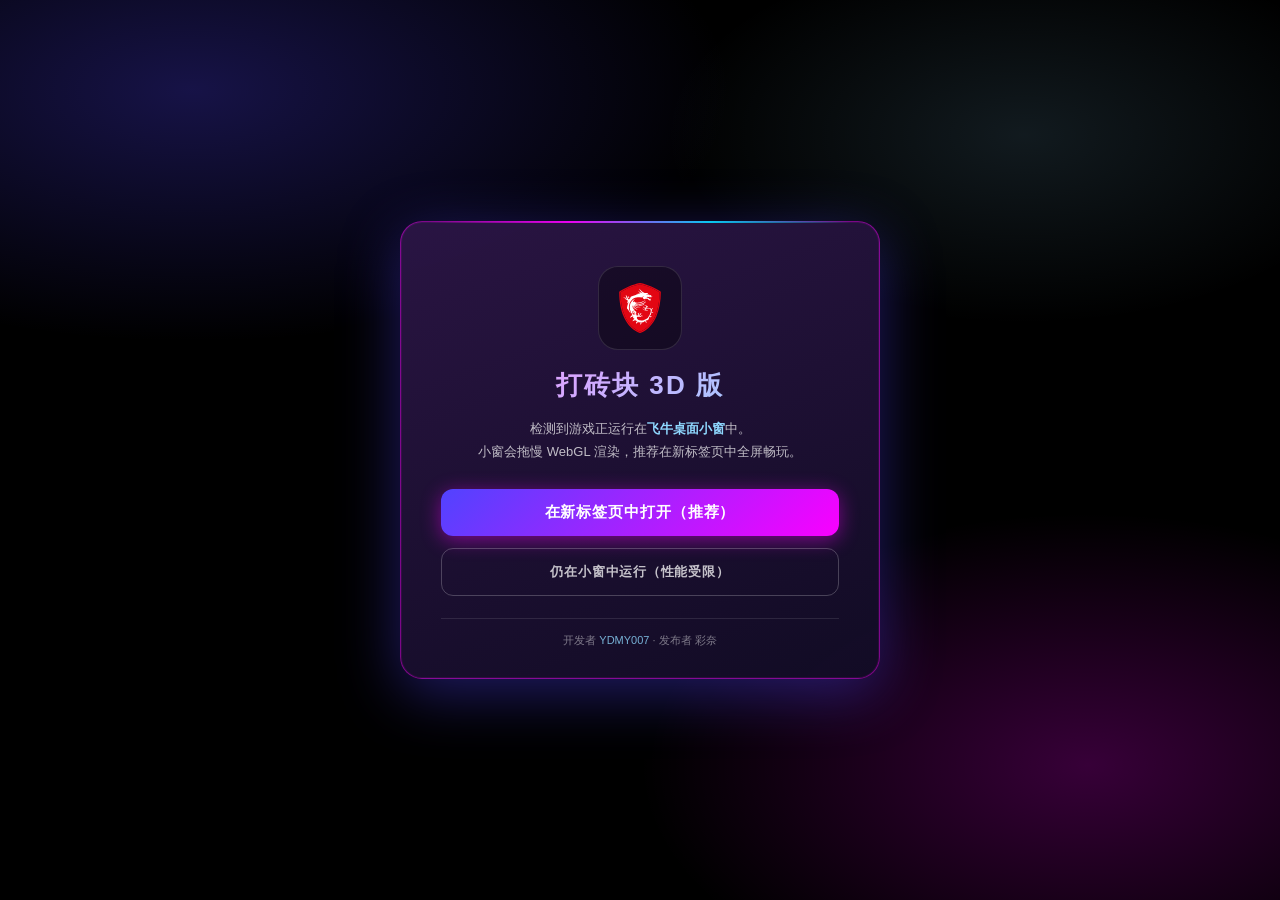
<file: web/launcher.html>
<!DOCTYPE html>
<html lang="zh-cn">
    <head>
        <meta charset="utf-8">
        <base href="./">
        <meta name="viewport" content="width=device-width,initial-scale=1,shrink-to-fit=no,viewport-fit=cover">
        <title>3D-Breakout By 彩奈</title>
        <link rel="icon" href="./favicon.ico" sizes="any">
        <link rel="icon" href="./icons/favicon_dark.svg" type="image/svg+xml" media="(prefers-color-scheme: dark)">
        <link rel="icon" href="./icons/favicon_light.svg" type="image/svg+xml" media="(prefers-color-scheme: light)">
        <style>
            *{margin:0;padding:0;box-sizing:border-box}
            html,body{height:100%}
            body{
                display:flex;align-items:center;justify-content:center;
                font-family:"Exo2","Segoe UI",Arial,Helvetica,sans-serif;
                color:#fff;background:#000;overflow:hidden;
                -webkit-user-select:none;user-select:none;
            }
            body:before{
                content:"";position:fixed;inset:0;pointer-events:none;
                background:
                    radial-gradient(60vw 40vh at 15% 10%,rgba(81,67,255,.28),transparent 70%),
                    radial-gradient(50vw 40vh at 85% 85%,rgba(250,0,255,.22),transparent 70%),
                    radial-gradient(40vw 30vh at 80% 15%,rgba(143,215,255,.12),transparent 70%);
            }
            .card{
                position:relative;z-index:1;
                width:min(480px,92vw);
                padding:44px 40px 30px;text-align:center;
                background:linear-gradient(160deg,rgba(45,22,72,.92),rgba(18,12,38,.94));
                border:1px solid rgba(250,0,255,.45);border-radius:22px;
                box-shadow:0 14px 60px rgba(81,67,255,.4),0 0 0 1px rgba(250,0,255,.1) inset;
            }
            .card:before{
                content:"";position:absolute;top:-1px;left:28px;right:28px;height:2px;
                background:linear-gradient(90deg,transparent,#fa00ff,#00dcff,transparent);
                opacity:.9;pointer-events:none;
            }
            .logo{width:84px;height:84px;margin:0 auto 18px;padding:16px;border-radius:20px;background:rgba(0,0,0,.35);border:1px solid rgba(255,255,255,.12)}
            .logo img{width:100%;height:100%;display:block}
            h1{
                font-size:26px;font-weight:800;letter-spacing:.08em;
                background:linear-gradient(135deg,#FA8FFF,#8FD8FF);
                -webkit-background-clip:text;background-clip:text;color:transparent;
            }
            .tip{margin:14px 0 26px;font-size:13px;line-height:1.8;color:rgba(255,255,255,.72)}
            .tip b{color:#8FD8FF;font-weight:700}
            .btn{
                display:block;width:100%;padding:14px 0;margin-bottom:12px;
                border:none;border-radius:12px;cursor:pointer;
                font-family:inherit;font-size:15px;font-weight:800;letter-spacing:.06em;color:#fff;
            }
            .btn-primary{
                background:linear-gradient(135deg,#5143FF,#FA00FF);
                box-shadow:0 4px 20px rgba(250,0,255,.45);
                transition:transform .15s,box-shadow .15s;
            }
            .btn-primary:hover{transform:translateY(-2px);box-shadow:0 8px 26px rgba(250,0,255,.65)}
            .btn-primary:active{transform:translateY(0)}
            .btn-ghost{
                background:transparent;border:1px solid rgba(255,255,255,.22);
                color:rgba(255,255,255,.75);font-weight:600;font-size:13px;
                transition:border-color .15s,color .15s;
            }
            .btn-ghost:hover{border-color:rgba(143,216,255,.7);color:#8FD8FF}
            .meta{margin-top:22px;padding-top:14px;border-top:1px solid rgba(255,255,255,.1);font-size:11px;color:rgba(255,255,255,.45)}
            .meta a{color:rgba(143,216,255,.8);text-decoration:none}
            .meta a:hover{color:#8FD8FF;text-decoration:underline}
        </style>
    </head>
    <body>
        <div class="card">
            <div class="logo"><img src="./icons/favicon_dark.svg" alt="打砖块 3D 版"></div>
            <h1>打砖块 3D 版</h1>
            <p class="tip">
                检测到游戏正运行在<b>飞牛桌面小窗</b>中。<br>
                小窗会拖慢 WebGL 渲染，推荐在新标签页中全屏畅玩。
            </p>
            <button class="btn btn-primary" id="dzk-open-tab">在新标签页中打开（推荐）</button>
            <button class="btn btn-ghost" id="dzk-run-here">仍在小窗中运行（性能受限）</button>
            <p class="meta">开发者 <a href="https://github.com/YDMY007/Fntv-Plus" target="_blank" rel="noopener noreferrer">YDMY007</a> · 发布者 彩奈</p>
        </div>
        <script>
            (function () {
                var base = location.href.replace(/launcher\.html[\s\S]*$/, "");
                var input = document.createElement("input");
                input.readOnly = true;
                input.value = base;
                input.style.cssText = "display:none;width:100%;margin-top:10px;padding:8px 10px;border-radius:8px;border:1px solid rgba(255,255,255,.25);background:rgba(0,0,0,.45);color:#8FD8FF;font-size:12px";
                document.querySelector(".card").appendChild(input);
                document.getElementById("dzk-open-tab").addEventListener("click", function () {
                    var w = null;
                    try { w = window.open(base, "_blank"); } catch (e) {}
                    if (!w) {
                        // 沙箱/弹窗拦截兜底：展示地址让用户手动复制到新窗口
                        input.style.display = "block";
                        input.value = base;
                        input.focus();
                        input.select();
                    }
                });
                document.getElementById("dzk-run-here").addEventListener("click", function () {
                    try { sessionStorage.setItem("dzk-inwindow", "1"); } catch (e) {}
                    location.replace(base);
                });
            })();
        </script>
    </body>
</html>
</file>
<file: web/assets/vendor.605820b411ae33ec.css>
.title-wrapper[data-v-7190abc7]{--width: calc((290px) * var(--h-demult, 1));position:relative;width:var(--width);height:calc(var(--width) * .7)}.title-wrapper svg[data-v-7190abc7]{position:absolute;height:auto}.title-wrapper *[data-v-7190abc7]{-webkit-user-select:none;-moz-user-select:none;-ms-user-select:none;user-select:none}.texts[data-v-7190abc7]{position:absolute;top:50%;left:50%;width:100%;height:100%;transform:translate(-50%,-50%)}.text[data-v-7190abc7]{position:absolute;display:flex;flex-direction:column;align-items:flex-end;justify-content:center;font-weight:400;text-align:center;text-transform:uppercase}.text .front[data-v-7190abc7]{z-index:1}.text .back[data-v-7190abc7]{z-index:-1}.text.out[data-v-7190abc7]{--font-size: calc((88px) * var(--h-demult, 1));top:clamp(15px,var(--font-size) * .2,22px);font-family:Exo2,Arial,Helvetica,sans-serif;font-size:var(--font-size)}.text.out div[data-v-7190abc7]{position:relative;display:flex;flex-direction:column;align-items:flex-end;justify-content:center;width:auto;height:var(--font-size)}.text.out div svg[data-v-7190abc7]{top:21%;left:1.5%;width:100%}.text.in[data-v-7190abc7]{--width: calc((130px) * var(--h-demult, 1));--height: calc((25px) * var(--h-demult, 1));top:60%;align-items:center;width:var(--width);height:var(--height)}.text.in div[data-v-7190abc7]{position:relative;display:flex;flex-direction:column;align-items:flex-end;justify-content:center;width:100%;height:var(--height)}.text.in div svg[data-v-7190abc7]{width:100%;height:100%}.text.in .front[data-v-7190abc7]{z-index:2;fill:#8256d5}.text .back[data-v-7190abc7]{position:absolute}.text .back-iwant[data-v-7190abc7]{transform:scale(.97)}.text .back-iwant #gradient-want stop[data-v-7190abc7]:nth-child(1){stop-color:#fa00ff}.text .back-iwant #gradient-want stop[data-v-7190abc7]:nth-child(2){stop-color:#51afff}.text .back-iwant path[data-v-7190abc7]{fill:url(#gradient-want) #51afff}.text .back-all #gradient-all stop[data-v-7190abc7]:nth-child(1){stop-color:#fa00ff}.text .back-all #gradient-all stop[data-v-7190abc7]:nth-child(2){stop-color:#51afff}.text .back-all path[data-v-7190abc7]{fill:url(#gradient-all) #51afff}.text .back-it[data-v-7190abc7]{z-index:1;transform:translate(1.5%,5%)}.text .back-it #gradient-it stop[data-v-7190abc7]:nth-child(1){stop-color:#fe0291}.text .back-it #gradient-it stop[data-v-7190abc7]:nth-child(2){stop-color:#b762ff}.text .back-it #gradient-it stop[data-v-7190abc7]:nth-child(3){stop-color:#5143ff}.text .back-it #gradient-it stop[data-v-7190abc7]:nth-child(4){stop-color:#005cff}.text .back-it #gradient-it stop[data-v-7190abc7]:nth-child(5){stop-color:#73aecd}.text .back-it path[data-v-7190abc7]{fill:url(#gradient-it) #51afff}.circle[data-v-7190abc7]{--size: calc((175px) * var(--h-demult, 1));left:calc(var(--size) * .38);z-index:-2;width:var(--size);filter:drop-shadow(0 0 1px #ffffff) drop-shadow(0 0 1px #c0fffe) drop-shadow(0 0 15px #ffffff) drop-shadow(0 0 25px #79c9fb) drop-shadow(0 0 5px rgba(81,61,205,.45)) drop-shadow(0 0 3px rgba(52,65,115,.5058823529)) drop-shadow(0 0 1px rgba(99,132,249,.5058823529));transform:translateZ(0)}@media (min-width: 768px) and (max-width: 1024px){.title-wrapper[data-v-7190abc7]{--width: calc((31.25vw + 50px) * var(--h-demult, 1))}.text.out[data-v-7190abc7]{--font-size: calc((6.640625vw + 37px) * var(--h-demult, 1))}.text.in[data-v-7190abc7]{--width: calc((11.71875vw + 40px) * var(--h-demult, 1))}.text.in[data-v-7190abc7]{--height: calc((1.953125vw + 10px) * var(--h-demult, 1))}.circle[data-v-7190abc7]{--size: calc((13.671875vw + 70px) * var(--h-demult, 1))}}@media (min-width: 1024px) and (max-width: 1600px){.title-wrapper[data-v-7190abc7]{--width: calc((22.5694444444vw + 138.8888888889px) * var(--h-demult, 1))}.text.out[data-v-7190abc7]{--font-size: calc((8.6805555556vw + 16.1111111111px) * var(--h-demult, 1))}.text.in[data-v-7190abc7]{--width: calc((12.1527777778vw + 35.5555555556px) * var(--h-demult, 1))}.text.in[data-v-7190abc7]{--height: calc((3.4722222222vw - 5.5555555556px) * var(--h-demult, 1))}.circle[data-v-7190abc7]{--size: calc((17.3611111111vw + 32.2222222222px) * var(--h-demult, 1))}}@media (min-width: 1601px){.title-wrapper[data-v-7190abc7]{--width: calc((500px) * var(--h-demult, 1))}.text.out[data-v-7190abc7]{--font-size: calc((155px) * var(--h-demult, 1))}.text.in[data-v-7190abc7]{--width: calc((230px) * var(--h-demult, 1))}.text.in[data-v-7190abc7]{--height: calc((50px) * var(--h-demult, 1))}.circle[data-v-7190abc7]{--size: calc((310px) * var(--h-demult, 1))}}.lazy-img{--padding-top: 56.25%;position:relative;display:block;overflow:hidden;-webkit-user-select:none;-moz-user-select:none;-ms-user-select:none;user-select:none}.lazy-img:after{position:relative;display:block;width:100%;padding-top:var(--padding-top);content:"";background:transparent}.lazy-img img{position:absolute;top:0;left:0;z-index:1;width:100%;height:100%;opacity:0;contain:content}.lazy-img.obj-fit-cover img{-o-object-fit:cover;object-fit:cover}.lazy-img.obj-fit-contain img{-o-object-fit:contain;object-fit:contain}.lazy-img.loaded img{opacity:1;transition:opacity .3s}.prizes[data-v-22fc0d63]{position:relative;display:flex;flex-direction:column;align-items:center;justify-content:center;width:220px;height:220px}.wrapper[data-v-22fc0d63]{display:flex;flex-direction:column;align-items:center;justify-content:space-between;width:100%;height:80%;margin:auto}.wrapper .picture[data-v-22fc0d63]{position:relative;width:90%;height:50%}.wrapper .picture .picture-prizes[data-v-22fc0d63]{transition:transform .8s cubic-bezier(.23,1,.32,1)}.wrapper .picture figure[data-v-22fc0d63]{position:absolute;top:-40px;left:-8px;width:100%;transform:scale(1)}.wrapper p[data-v-22fc0d63]{max-width:80%;font-family:var(--font-title);font-size:20px;font-weight:400;line-height:18px;text-align:center;text-transform:uppercase;letter-spacing:0;background:linear-gradient(94.75deg,#fe0291 -38.76%,#b762ff 26.7%,#b762ff 76.06%,#005cff 120.06%,#8fd7ff 167.28%);-webkit-background-clip:text;background-clip:text;-webkit-text-fill-color:transparent}.wrapper p[data-v-22fc0d63] strong{font-weight:700}.wrapper .cta[data-v-22fc0d63]{position:relative;width:36px;height:40px;padding:10px;overflow:hidden;border:1px solid rgba(155,155,155,.5);border-radius:5px}.wrapper .cta[data-v-22fc0d63]:before,.wrapper .cta[data-v-22fc0d63]:after{position:absolute;height:100%;content:"";border-top:1px solid white;border-radius:5px}.wrapper .cta[data-v-22fc0d63]:before{top:0;left:0;width:100%}.wrapper .cta[data-v-22fc0d63]:after{bottom:-2px;left:-1px;width:105%}.wrapper .cta .arrow[data-v-22fc0d63]{position:absolute;top:0;left:0;width:100%;height:100%;margin:0;transition:transform .4s cubic-bezier(.23,1,.32,1);transform:translateY(0)}.wrapper .cta .arrow span[data-v-22fc0d63]{position:absolute;top:30%;left:45%;width:9px;height:3px;transform:translate(-50%,-50%) rotate(90deg)}.wrapper .cta .arrow span[data-v-22fc0d63]:before,.wrapper .cta .arrow span[data-v-22fc0d63]:after{position:absolute;width:100%;height:100%;content:"";border-radius:5px}.wrapper .cta .arrow span[data-v-22fc0d63]:before{background:linear-gradient(135deg,#fe0291 calc(-39% + 2px),#b762ff calc(27% + 2px),#b762ff calc(66% + 2px),#005cff calc(120% + 2px),#8fd7ff calc(167% + 2px));top:30%;left:50%;transform:translate(0) rotate(-45deg)}.wrapper .cta .arrow span[data-v-22fc0d63]:after{background:linear-gradient(45deg,#fe0291 calc(-39% + 2px),#b762ff calc(27% + 2px),#b762ff calc(66% + 2px),#005cff calc(120% + 2px),#8fd7ff calc(167% + 2px));top:-30%;left:50%;transform:translateY(-100%) rotate(45deg)}.wrapper .cta .arrow span[data-v-22fc0d63]:nth-child(2){top:50%}.wrapper .cta .arrow span[data-v-22fc0d63]:nth-child(2):before{background:linear-gradient(135deg,#fe0291 calc(-39% - 5px),#b762ff calc(27% - 5px),#b762ff calc(66% - 5px),#005cff calc(120% - 5px),#8fd7ff calc(167% - 5px))}.wrapper .cta .arrow span[data-v-22fc0d63]:nth-child(2):after{background:linear-gradient(45deg,#fe0291 calc(-39% - 5px),#b762ff calc(27% - 5px),#b762ff calc(66% - 5px),#005cff calc(120% - 5px),#8fd7ff calc(167% - 5px))}.wrapper .cta .arrow[data-v-22fc0d63]:nth-child(2){transform:translateY(-100%)}.backgrounds[data-v-22fc0d63]{position:absolute;top:0;left:0;z-index:-1;display:flex;flex-direction:column;align-items:center;justify-content:center;width:100%;height:100%}.backgrounds .circle[data-v-22fc0d63]{position:absolute;top:0;left:0;width:100%;height:100%;border-radius:50%}.backgrounds .circle[data-v-22fc0d63]:nth-child(1){background:linear-gradient(157.85deg,#bcbcbc 41.73%,#fff 83.97%);filter:drop-shadow(0 4px 38px rgba(0,0,0,.28))}.backgrounds .circle[data-v-22fc0d63]:nth-child(2){top:6px;left:6px;width:calc(100% - 12px);height:calc(100% - 12px);background:linear-gradient(157.85deg,#bcbcbc 41.73%,#fff 83.97%);filter:drop-shadow(0 4px 10px rgba(0,0,0,.4))}@media (hover: hover){button:hover .picture-prizes[data-v-22fc0d63]{transform:scale(.95)}button:hover .picture figure[data-v-22fc0d63]{-webkit-animation:blinkIn .8s;animation:blinkIn .8s}button:hover p[data-v-22fc0d63]{-webkit-animation:blinkIn .8s;animation:blinkIn .8s}button:hover .cta .arrow[data-v-22fc0d63]:nth-child(1){transform:translateY(100%)}button:hover .cta .arrow[data-v-22fc0d63]:nth-child(2){transform:translateY(0)}}@media (hover: none) and (pointer: coarse){button:active .picture-prizes[data-v-22fc0d63]{transform:scale(.95)}button:active .picture figure[data-v-22fc0d63]{-webkit-animation:blinkIn .8s;animation:blinkIn .8s}button:active p[data-v-22fc0d63]{-webkit-animation:blinkIn .8s;animation:blinkIn .8s}button:active .cta .arrow[data-v-22fc0d63]:nth-child(1){transform:translateY(100%)}button:active .cta .arrow[data-v-22fc0d63]:nth-child(2){transform:translateY(0)}}.prizes[data-v-5204f5e6]{position:relative;bottom:0;left:0;display:flex;flex-direction:row;align-items:center;justify-content:center;width:100vw;height:50px}.wrapper[data-v-5204f5e6]{--padding: calc((7px) * var(--h-demult, 1));display:flex;flex-direction:row;align-items:center;justify-content:space-between;width:100%;height:80%;padding:0 0 0 calc(var(--padding) * 2);margin:auto}.wrapper img[data-v-5204f5e6]{position:relative;top:-17px;right:var(--padding);width:105px}.wrapper .left[data-v-5204f5e6]{display:flex;flex-direction:row;align-items:center;justify-content:center}.wrapper p[data-v-5204f5e6]{margin-right:35px;font-family:var(--font-title);font-size:15px;font-weight:400;line-height:18px;text-align:center;text-transform:uppercase;letter-spacing:0;background:linear-gradient(95deg,#fe0291 -39%,#b762ff 27%,#b762ff 76%,#005cff 120%,#8fd7ff 167%);-webkit-background-clip:text;background-clip:text;-webkit-text-fill-color:transparent}.wrapper p[data-v-5204f5e6] strong{font-weight:700}.wrapper .cta[data-v-5204f5e6]{position:relative;right:25px;width:40px;height:36px;padding:9px;overflow:hidden;border:1px solid rgba(155,155,155,.5);border-radius:5px}.wrapper .cta[data-v-5204f5e6]:before{position:absolute;top:0;left:0;width:100%;height:100%;content:"";border-top:1px solid white;border-radius:5px}.wrapper .cta[data-v-5204f5e6]:after{position:absolute;bottom:-2px;left:-1px;width:105%;height:100%;content:"";border-bottom:1px solid white;border-radius:5px}.wrapper .cta .arrow[data-v-5204f5e6]{position:absolute;top:0;left:0;width:100%;height:100%;margin:0;transition:transform .3s cubic-bezier(.55,0,.1,1);transform:translate(0)}.wrapper .cta .arrow span[data-v-5204f5e6]{position:absolute;top:55%;left:27%;width:9px;height:3px;transform:translate(-50%,-50%)}.wrapper .cta .arrow span[data-v-5204f5e6]:before,.wrapper .cta .arrow span[data-v-5204f5e6]:after{position:absolute;width:100%;height:100%;content:"";border-radius:5px}.wrapper .cta .arrow span[data-v-5204f5e6]:before{background:linear-gradient(135deg,#fe0291 calc(-39% + 2px),#b762ff calc(27% + 2px),#b762ff calc(66% + 2px),#005cff calc(120% + 2px),#8fd7ff calc(167% + 2px));top:30%;left:50%;transform:translate(0) rotate(-45deg)}.wrapper .cta .arrow span[data-v-5204f5e6]:after{background:linear-gradient(45deg,#fe0291 calc(-39% + 2px),#b762ff calc(27% + 2px),#b762ff calc(66% + 2px),#005cff calc(120% + 2px),#8fd7ff calc(167% + 2px));top:-30%;left:50%;transform:translateY(-100%) rotate(45deg)}.wrapper .cta .arrow span[data-v-5204f5e6]:nth-child(2){left:47%}.wrapper .cta .arrow span[data-v-5204f5e6]:nth-child(2):before{background:linear-gradient(135deg,#fe0291 calc(-39% - 5px),#b762ff calc(27% - 5px),#b762ff calc(66% - 5px),#005cff calc(120% - 5px),#8fd7ff calc(167% - 5px))}.wrapper .cta .arrow span[data-v-5204f5e6]:nth-child(2):after{background:linear-gradient(45deg,#fe0291 calc(-39% - 5px),#b762ff calc(27% - 5px),#b762ff calc(66% - 5px),#005cff calc(120% - 5px),#8fd7ff calc(167% - 5px))}.wrapper .cta .arrow[data-v-5204f5e6]:nth-child(2){transform:translate(-100%)}.background[data-v-5204f5e6]{position:absolute;top:0;left:0;z-index:-1;width:100%;height:100%;background:linear-gradient(244deg,#bcbcbc 12%,#fff 61%)}@media (min-width: 400px) and (max-width: 768px){.wrapper[data-v-5204f5e6]{--padding: calc((2.1739130435vw - 1.6956521739px) * var(--h-demult, 1))}}@media (min-width: 769px){.wrapper[data-v-5204f5e6]{--padding: calc((15px) * var(--h-demult, 1))}}@media (hover: hover){button:hover .cta .arrow[data-v-5204f5e6]:nth-child(1){transform:translate(100%)}button:hover .cta .arrow[data-v-5204f5e6]:nth-child(2){transform:translate(0)}button:hover img[data-v-5204f5e6]{-webkit-animation:blinkIn .8s;animation:blinkIn .8s}}@media (hover: none) and (pointer: coarse){button:active .cta .arrow[data-v-5204f5e6]:nth-child(1){transform:translate(100%)}button:active .cta .arrow[data-v-5204f5e6]:nth-child(2){transform:translate(0)}button:active img[data-v-5204f5e6]{-webkit-animation:blinkIn .8s;animation:blinkIn .8s}}.content .char{display:inline-block;white-space:nowrap;opacity:0;transition:opacity 30ms,transform .25s cubic-bezier(.55,0,.1,1);transform:scale(1.1) rotate(0) translateY(0)}.content .char.visible{opacity:1;transform:translateY(0)}.content .word{white-space:nowrap}.interactive-cta[data-v-4598a68e]{position:relative}.interactive-cta__content[data-v-4598a68e]{min-width:200px;cursor:pointer}.interactive-cta__content[data-v-4598a68e] .blink-text{position:relative;z-index:1;font-weight:700}.glow[data-v-4598a68e]{position:absolute;top:0;left:0;width:100%;height:100%;pointer-events:none;border-radius:120px;box-shadow:0 0 25px 10px #ffffff80;opacity:.2;transition:opacity .3s}.border[data-v-4598a68e]{position:absolute;z-index:-1;pointer-events:none;border:1px solid white;border-radius:120px;transition:opacity .2s}.border-1[data-v-4598a68e]{top:-3px;left:-3px;width:calc(100% + 6px);height:calc(100% + 6px)}.border-2[data-v-4598a68e]{top:-8px;left:-8px;width:calc(100% + 16px);height:calc(100% + 16px)}.interactive-cta__content[data-v-4598a68e]{position:relative;display:flex;align-items:center;justify-content:center;width:auto;min-height:60px;padding:1.2em 3em;font-family:var(--font-text);font-size:13px;text-transform:uppercase;border:1px solid transparent;border-radius:120px;box-shadow:0 0 25px 10px #fff0;will-change:transform;-webkit-backface-visibility:hidden;backface-visibility:hidden}.interactive-cta__content[data-v-4598a68e] .icon-retry{z-index:1;display:none;height:30px;margin-right:2px;fill:#8256d5;transition:fill .5s cubic-bezier(.55,0,.1,1)}.interactive-cta__content .specs[data-v-4598a68e]{position:absolute;right:35px;z-index:1;height:45%}.interactive-cta__content .specs #gradient-spec stop[data-v-4598a68e]:nth-child(1){stop-color:#fe0291}.interactive-cta__content .specs #gradient-spec stop[data-v-4598a68e]:nth-child(2){stop-color:#b762ff}.interactive-cta__content .specs #gradient-spec stop[data-v-4598a68e]:nth-child(3){stop-color:#5143ff}.interactive-cta__content .specs #gradient-spec stop[data-v-4598a68e]:nth-child(4){stop-color:#005cff}.interactive-cta__content .specs #gradient-spec stop[data-v-4598a68e]:nth-child(5){stop-color:#8fd7ff}.interactive-cta__content .specs path[data-v-4598a68e]{fill:url(#gradient-spec) #fa00ff}.interactive-cta__content.button--specs[data-v-4598a68e]{align-self:baseline}.interactive-cta__content.button--specs span[data-v-4598a68e]{padding-right:15px}.interactive-cta__content.size_tiny[data-v-4598a68e]{width:150px}.interactive-cta__content.size_medium[data-v-4598a68e]{width:220px}.interactive-cta__content.size_large[data-v-4598a68e]{width:300px}.interactive-cta__content span[data-v-4598a68e]{font-size:16px;font-weight:700;line-height:16px;text-align:center}.interactive-cta__content[data-v-4598a68e]:after{position:absolute;top:0;bottom:0;left:0;width:400%;content:"";transition:opacity .2s,transform .7s cubic-bezier(.55,0,.1,1)}.interactive-cta__content[data-v-4598a68e]:before{position:absolute;top:50%;left:50%;z-index:1;width:calc(100% - 5px);height:calc(100% - 5px);content:"";border:1px solid #fff;border-radius:100px;transition:width .7s cubic-bezier(.55,0,.1,1);transform:translate(-50%,-50%)}.interactive-cta--base .interactive-cta__content[data-v-4598a68e]{position:relative;overflow:hidden;color:#fff}.interactive-cta--base .interactive-cta__content[data-v-4598a68e]:after{background:linear-gradient(45deg,#b602d7 0%,#593aff 25%,#3a31c8 50%,#b602d7 75%,#140853 100%);transition:background .3s}.interactive-cta--base .interactive-cta__content span[data-v-4598a68e]{position:relative;z-index:1}@media (max-width: 699px){.interactive-cta__content[data-v-4598a68e] .icon-retry{display:block}.interactive-cta__content.button--retry[data-v-4598a68e]{min-height:auto;padding:1em .88em}.interactive-cta__content.button--retry span[data-v-4598a68e]{display:none}.interactive-cta__content span[data-v-4598a68e]{width:100%;font-size:12px}}@media (hover: hover){.interactive-cta--base .interactive-cta__content[data-v-4598a68e]:hover{color:#ca48e2}.interactive-cta--base .interactive-cta__content:hover .glow[data-v-4598a68e]{opacity:1}.interactive-cta--base .interactive-cta__content[data-v-4598a68e]:hover:after{background:white}.interactive-cta--base .interactive-cta__content[data-v-4598a68e]:hover:not(.type_stroke):after{transform:translate(-50%)}}@media (hover: none) and (pointer: coarse){.interactive-cta--base .interactive-cta__content[data-v-4598a68e]:active{color:#ca48e2}.interactive-cta--base .interactive-cta__content:active .glow[data-v-4598a68e]{opacity:1}.interactive-cta--base .interactive-cta__content[data-v-4598a68e]:active:after{background:white}.interactive-cta--base .interactive-cta__content[data-v-4598a68e]:active:not(.type_stroke):after{transform:translate(-50%)}}.page-home[data-v-0fdf75bd]{display:flex;flex-direction:column;align-items:center;justify-content:center;width:100vw;height:100%;visibility:hidden}.wrapper[data-v-0fdf75bd]{display:flex;flex-direction:row;align-items:center;justify-content:space-between;width:100%}.left[data-v-0fdf75bd],.right[data-v-0fdf75bd]{display:flex;flex-direction:column;width:50%;height:100%;max-height:650px}.right[data-v-0fdf75bd]{align-items:flex-end;justify-content:center}.left[data-v-0fdf75bd]{align-items:flex-start;justify-content:space-between}.left .title[data-v-0fdf75bd]{position:relative}.left p[data-v-0fdf75bd]{width:25em;max-width:500px;margin:35px 0 20px;font-family:var(--font-text);font-size:20px;font-weight:400;line-height:25px;color:#fff;text-align:left;text-shadow:0 0 10px rgba(0,0,0,.9);letter-spacing:0}.left p[data-v-0fdf75bd] strong{font-weight:700}.cta-wrapper[data-v-0fdf75bd]{position:relative;width:auto;height:100%}.cta-wrapper .glow[data-v-0fdf75bd]{position:absolute;top:50%;left:50%;z-index:1;width:calc(100% + 15px);height:calc(100% + 15px);pointer-events:none;background-color:#fff;filter:blur(7px);border-radius:100px;opacity:1;transition:opacity 1s cubic-bezier(.55,0,.1,1);transform:translate(-50%,-50%)}.bg[data-v-0fdf75bd]{position:fixed;width:100vw;height:100vh;pointer-events:none;background-color:#140853;opacity:1}.hiding .left[data-v-0fdf75bd]{opacity:0;transition:transform .5s,opacity .3s;transform:translate(-20%)}.hiding .prizes-footer[data-v-0fdf75bd]{transition:transform .5s!important;transform:translateY(170%)!important}.hiding .prizes-badge[data-v-0fdf75bd]{opacity:0!important;transition:transform .5s,opacity .3s!important;transform:translate(40%)!important}@media (max-width: 1599px){.left p[data-v-0fdf75bd]{margin:20px 0}}@media (max-width: 1023px){.left p[data-v-0fdf75bd]{width:23em;margin:20px 0}}@media (max-width: 767px){.wrapper[data-v-0fdf75bd]{flex-direction:column;align-items:flex-start;margin-top:-50px}.right[data-v-0fdf75bd]{position:fixed;bottom:0;left:0;width:100%;height:unset}.left[data-v-0fdf75bd]{width:100%;height:90%}.left p[data-v-0fdf75bd]{width:100%;max-width:400px;font-size:15px;line-height:20px}}.button[data-v-4e3c19ba]{position:relative;display:flex;align-items:center;justify-content:center;width:auto;min-height:60px;padding:1.2em 3em;font-family:var(--font-text);font-size:13px;text-transform:uppercase;border:1px solid transparent;border-radius:120px;box-shadow:0 0 25px 10px #fff0;transition:box-shadow .5s cubic-bezier(.55,0,.1,1),color .15s,background 1s cubic-bezier(.55,0,.1,1),transform 1s cubic-bezier(.55,0,.1,1),border .7s cubic-bezier(.55,0,.1,1),opacity 1s cubic-bezier(.55,0,.1,1);will-change:transform;-webkit-backface-visibility:hidden;backface-visibility:hidden}.button[data-v-4e3c19ba] .icon-retry{z-index:1;height:20px;margin-right:10px;fill:#8256d5;transition:fill .25s cubic-bezier(.55,0,.1,1)}.button .specs[data-v-4e3c19ba]{position:absolute;right:35px;z-index:1;height:45%}.button .specs #gradient-spec stop[data-v-4e3c19ba]:nth-child(1){stop-color:#fe0291}.button .specs #gradient-spec stop[data-v-4e3c19ba]:nth-child(2){stop-color:#b762ff}.button .specs #gradient-spec stop[data-v-4e3c19ba]:nth-child(3){stop-color:#5143ff}.button .specs #gradient-spec stop[data-v-4e3c19ba]:nth-child(4){stop-color:#005cff}.button .specs #gradient-spec stop[data-v-4e3c19ba]:nth-child(5){stop-color:#8fd7ff}.button .specs path[data-v-4e3c19ba]{fill:url(#gradient-spec) #fa00ff}.button.button--specs[data-v-4e3c19ba]{align-self:baseline}.button.button--specs span[data-v-4e3c19ba]{padding-right:15px}.button.size_tiny[data-v-4e3c19ba]{min-width:150px}.button.size_medium[data-v-4e3c19ba]{min-width:220px}.button.size_large[data-v-4e3c19ba]{min-width:300px}.button.type_basic[data-v-4e3c19ba]{color:#000;box-shadow:inset 0 0 10px #d0d0d0}.button.type_basic[data-v-4e3c19ba]:after{opacity:0}.button.type_stroke[data-v-4e3c19ba]{color:#000;background:#fff}.button.type_stroke[data-v-4e3c19ba]:before{top:50%;left:50%;z-index:-1;width:calc(100% - 2px);height:calc(100% - 2px);background:linear-gradient(98deg,#ca48e2 25%,#374cff 75%);border:none;transform:translate(-50%,-50%)}.button.type_stroke[data-v-4e3c19ba]:after{top:50%;left:50%;z-index:0;width:calc(100% - 4px);height:calc(100% - 4px);background:#fff;border-radius:100px;transform:translate(-50%,-50%)}.button.type_stroke span[data-v-4e3c19ba]{background:linear-gradient(98.23deg,#ca48e2 25.61%,#374cff 75.21%);-webkit-background-clip:text;background-clip:text;-webkit-text-fill-color:transparent}.button span[data-v-4e3c19ba]{display:inline-block;font-size:16px;font-weight:700;line-height:16px;text-align:center}@-webkit-keyframes spinit-4e3c19ba{0%{transform:rotate(0)}to{transform:rotate(360deg)}}@keyframes spinit-4e3c19ba{0%{transform:rotate(0)}to{transform:rotate(360deg)}}.button.spinner[data-v-4e3c19ba]{pointer-events:none}.button.spinner .loading[data-v-4e3c19ba]{position:absolute;top:50%;left:50%;z-index:1;box-sizing:border-box;width:30px;height:30px;margin-top:-15px;margin-left:-15px;border:5px solid rgba(255,255,255,.15);border-top-color:#fff;border-radius:50%;-webkit-animation:spinit-4e3c19ba .3s linear infinite;animation:spinit-4e3c19ba .3s linear infinite}.button.spinner span[data-v-4e3c19ba]{opacity:0}.button[data-v-4e3c19ba]:after{position:absolute;top:0;bottom:0;left:0;width:400%;content:"";transition:opacity .2s,transform .8s cubic-bezier(.23,1,.32,1)}.button[data-v-4e3c19ba]:before{position:absolute;top:50%;left:50%;z-index:1;width:calc(100% - 5px);height:calc(100% - 5px);content:"";border:1px solid #fff;border-radius:100px;transition:transform .8s cubic-bezier(.165,.84,.44,1);transform:translate(-50%,-50%)}.button--fixed-width[data-v-4e3c19ba]{min-width:240px;padding:0}.button--border[data-v-4e3c19ba]{overflow:hidden;color:#2c2c2c;background:#fff;border:1px solid #d0d0d0}.button--border span[data-v-4e3c19ba]{z-index:1}.button--border[data-v-4e3c19ba]:after{background:linear-gradient(45deg,#fff 0%,#fff 30%,#3a31c8 50%,#b602d7 75%,#140853 100%)}.button--gradient[data-v-4e3c19ba]{position:relative;overflow:hidden;color:#fff}.button--gradient[data-v-4e3c19ba]:after{background:linear-gradient(45deg,#b602d7 0%,#593aff 25%,#3a31c8 50%,#b602d7 75%,#140853 100%)}.button--gradient span[data-v-4e3c19ba]{position:relative;z-index:1}@media (max-width: 699px){.button[data-v-4e3c19ba] .icon-retry{display:block;height:30px;margin-right:2px}.button.button--retry[data-v-4e3c19ba]{min-width:70px;min-height:70px;padding:1.2em}.button.button--retry span[data-v-4e3c19ba]{display:none}.button span[data-v-4e3c19ba]{width:100%;font-size:12px}}@media (hover: hover){.button.type_basic[data-v-4e3c19ba]:hover{color:#fff}.button.type_basic[data-v-4e3c19ba]:hover:after{opacity:1}.button[data-v-4e3c19ba]:hover{box-shadow:0 0 25px 10px #ffffff4d}.button[data-v-4e3c19ba]:hover .icon-retry{fill:#fff}.button[data-v-4e3c19ba]:hover:not(.type_stroke):after{transform:translate(-50%)}.button:hover .text[data-v-4e3c19ba]{-webkit-animation:blinkIn 1s;animation:blinkIn 1s}.button[data-v-4e3c19ba]:hover:not(.button--retry):not(.type_stroke):before{transition:transform .5s cubic-bezier(.23,1,.32,1);transform:translate(-50%,-50%) scale(.982,.93)}.button--border[data-v-4e3c19ba]:hover{color:#fff;background:#9b9b9b}.button--gradient[data-v-4e3c19ba]:hover{border:1px solid rgba(255,255,255,.5)}.button--gradient[data-v-4e3c19ba]:hover:not(.type_stroke):after{transform:translate(-50%)}}@media (hover: none) and (pointer: coarse){.button.type_basic[data-v-4e3c19ba]:active{color:#fff}.button.type_basic[data-v-4e3c19ba]:active:after{opacity:1}.button[data-v-4e3c19ba]:active{box-shadow:0 0 25px 10px #ffffff4d}.button[data-v-4e3c19ba]:active .icon-retry{fill:#fff}.button[data-v-4e3c19ba]:active:not(.type_stroke):after{transform:translate(-50%)}.button:active .text[data-v-4e3c19ba]{-webkit-animation:blinkIn 1s;animation:blinkIn 1s}.button[data-v-4e3c19ba]:active:not(.button--retry):not(.type_stroke):before{transition:transform .5s cubic-bezier(.23,1,.32,1);transform:translate(-50%,-50%) scale(.982,.93)}.button--border[data-v-4e3c19ba]:active{color:#fff;background:#9b9b9b}.button--gradient[data-v-4e3c19ba]:active{border:1px solid rgba(255,255,255,.5)}.button--gradient[data-v-4e3c19ba]:active:not(.type_stroke):after{transform:translate(-50%)}}.page-prizes[data-v-09176106]{position:relative;display:flex;flex-direction:column;align-items:center;justify-content:center;width:100vw;overflow:hidden;background:white;opacity:0}.page-prizes .content[data-v-09176106]:nth-of-type(1),.page-prizes .prizesList[data-v-09176106]:nth-of-type(1){transition-delay:1.1s}.page-prizes .content[data-v-09176106]:nth-of-type(2),.page-prizes .prizesList[data-v-09176106]:nth-of-type(2){transition-delay:1.2s}.page-prizes .content[data-v-09176106]:nth-of-type(3),.page-prizes .prizesList[data-v-09176106]:nth-of-type(3){transition-delay:1.3s}.page-prizes .content[data-v-09176106]:nth-of-type(4),.page-prizes .prizesList[data-v-09176106]:nth-of-type(4){transition-delay:1.4s}.page-prizes .content[data-v-09176106]:nth-of-type(5),.page-prizes .prizesList[data-v-09176106]:nth-of-type(5){transition-delay:1.5s}.page-prizes .content[data-v-09176106]:nth-of-type(6),.page-prizes .prizesList[data-v-09176106]:nth-of-type(6){transition-delay:1.6s}.page-prizes .content[data-v-09176106]:nth-of-type(7),.page-prizes .prizesList[data-v-09176106]:nth-of-type(7){transition-delay:1.7s}.page-prizes .content[data-v-09176106]:nth-of-type(8),.page-prizes .prizesList[data-v-09176106]:nth-of-type(8){transition-delay:1.8s}.page-prizes .content[data-v-09176106]:nth-of-type(9),.page-prizes .prizesList[data-v-09176106]:nth-of-type(9){transition-delay:1.9s}.page-prizes .content[data-v-09176106]:nth-of-type(10),.page-prizes .prizesList[data-v-09176106]:nth-of-type(10){transition-delay:2s}.page-prizes .content[data-v-09176106]:nth-of-type(11),.page-prizes .prizesList[data-v-09176106]:nth-of-type(11){transition-delay:2.1s}.page-prizes .content[data-v-09176106]:nth-of-type(12),.page-prizes .prizesList[data-v-09176106]:nth-of-type(12){transition-delay:2.2s}.page-prizes .content[data-v-09176106]:nth-of-type(13),.page-prizes .prizesList[data-v-09176106]:nth-of-type(13){transition-delay:2.3s}.page-prizes .content[data-v-09176106]:nth-of-type(14),.page-prizes .prizesList[data-v-09176106]:nth-of-type(14){transition-delay:2.4s}.page-prizes .content[data-v-09176106]:nth-of-type(15),.page-prizes .prizesList[data-v-09176106]:nth-of-type(15){transition-delay:2.5s}.page-prizes .content[data-v-09176106]:nth-of-type(16),.page-prizes .prizesList[data-v-09176106]:nth-of-type(16){transition-delay:2.6s}.page-prizes .content[data-v-09176106]:nth-of-type(17),.page-prizes .prizesList[data-v-09176106]:nth-of-type(17){transition-delay:2.7s}.page-prizes .content[data-v-09176106]:nth-of-type(18),.page-prizes .prizesList[data-v-09176106]:nth-of-type(18){transition-delay:2.8s}.page-prizes .content[data-v-09176106]:nth-of-type(19),.page-prizes .prizesList[data-v-09176106]:nth-of-type(19){transition-delay:2.9s}.page-prizes .content[data-v-09176106]:nth-of-type(20),.page-prizes .prizesList[data-v-09176106]:nth-of-type(20){transition-delay:3s}.page-prizes .content button[data-v-09176106],.page-prizes .prizesList button[data-v-09176106]{transform:translateY(-70%)!important}.page-prizes .content .prize-img[data-v-09176106],.page-prizes .prizesList .prize-img[data-v-09176106]{transform:translateY(-7%)!important}.page-prizes .content .prize-img figure[data-v-09176106],.page-prizes .prizesList .prize-img figure[data-v-09176106]{transform:translateY(0)!important}.page-prizes .content *[data-v-09176106]:nth-of-type(1),.page-prizes .prizesList *[data-v-09176106]:nth-of-type(1){opacity:0;transition:opacity .8s cubic-bezier(.55,0,.1,1),transform 1s cubic-bezier(.55,0,.1,1);transform:translateY(-20%)}.page-prizes .content *[data-v-09176106]:nth-of-type(2),.page-prizes .prizesList *[data-v-09176106]:nth-of-type(2){opacity:0;transition:opacity .8s cubic-bezier(.55,0,.1,1),transform 1s cubic-bezier(.55,0,.1,1);transform:translateY(-20%)}.page-prizes .content *[data-v-09176106]:nth-of-type(3),.page-prizes .prizesList *[data-v-09176106]:nth-of-type(3){opacity:0;transition:opacity .8s cubic-bezier(.55,0,.1,1),transform 1s cubic-bezier(.55,0,.1,1);transform:translateY(-20%)}.page-prizes .content *[data-v-09176106]:nth-of-type(4),.page-prizes .prizesList *[data-v-09176106]:nth-of-type(4){opacity:0;transition:opacity .8s cubic-bezier(.55,0,.1,1),transform 1s cubic-bezier(.55,0,.1,1);transform:translateY(-20%)}.page-prizes .content *[data-v-09176106]:nth-of-type(5),.page-prizes .prizesList *[data-v-09176106]:nth-of-type(5){opacity:0;transition:opacity .8s cubic-bezier(.55,0,.1,1),transform 1s cubic-bezier(.55,0,.1,1);transform:translateY(-20%)}.page-prizes .content *[data-v-09176106]:nth-of-type(6),.page-prizes .prizesList *[data-v-09176106]:nth-of-type(6){opacity:0;transition:opacity .8s cubic-bezier(.55,0,.1,1),transform 1s cubic-bezier(.55,0,.1,1);transform:translateY(-20%)}.page-prizes .content *[data-v-09176106]:nth-of-type(7),.page-prizes .prizesList *[data-v-09176106]:nth-of-type(7){opacity:0;transition:opacity .8s cubic-bezier(.55,0,.1,1),transform 1s cubic-bezier(.55,0,.1,1);transform:translateY(-20%)}.page-prizes .content *[data-v-09176106]:nth-of-type(8),.page-prizes .prizesList *[data-v-09176106]:nth-of-type(8){opacity:0;transition:opacity .8s cubic-bezier(.55,0,.1,1),transform 1s cubic-bezier(.55,0,.1,1);transform:translateY(-20%)}.page-prizes .content *[data-v-09176106]:nth-of-type(9),.page-prizes .prizesList *[data-v-09176106]:nth-of-type(9){opacity:0;transition:opacity .8s cubic-bezier(.55,0,.1,1),transform 1s cubic-bezier(.55,0,.1,1);transform:translateY(-20%)}.page-prizes .content *[data-v-09176106]:nth-of-type(10),.page-prizes .prizesList *[data-v-09176106]:nth-of-type(10){opacity:0;transition:opacity .8s cubic-bezier(.55,0,.1,1),transform 1s cubic-bezier(.55,0,.1,1);transform:translateY(-20%)}.page-prizes .content *[data-v-09176106]:nth-of-type(11),.page-prizes .prizesList *[data-v-09176106]:nth-of-type(11){opacity:0;transition:opacity .8s cubic-bezier(.55,0,.1,1),transform 1s cubic-bezier(.55,0,.1,1);transform:translateY(-20%)}.page-prizes .content *[data-v-09176106]:nth-of-type(12),.page-prizes .prizesList *[data-v-09176106]:nth-of-type(12){opacity:0;transition:opacity .8s cubic-bezier(.55,0,.1,1),transform 1s cubic-bezier(.55,0,.1,1);transform:translateY(-20%)}.page-prizes .content *[data-v-09176106]:nth-of-type(13),.page-prizes .prizesList *[data-v-09176106]:nth-of-type(13){opacity:0;transition:opacity .8s cubic-bezier(.55,0,.1,1),transform 1s cubic-bezier(.55,0,.1,1);transform:translateY(-20%)}.page-prizes .content *[data-v-09176106]:nth-of-type(14),.page-prizes .prizesList *[data-v-09176106]:nth-of-type(14){opacity:0;transition:opacity .8s cubic-bezier(.55,0,.1,1),transform 1s cubic-bezier(.55,0,.1,1);transform:translateY(-20%)}.page-prizes .content *[data-v-09176106]:nth-of-type(15),.page-prizes .prizesList *[data-v-09176106]:nth-of-type(15){opacity:0;transition:opacity .8s cubic-bezier(.55,0,.1,1),transform 1s cubic-bezier(.55,0,.1,1);transform:translateY(-20%)}.page-prizes .content *[data-v-09176106]:nth-of-type(16),.page-prizes .prizesList *[data-v-09176106]:nth-of-type(16){opacity:0;transition:opacity .8s cubic-bezier(.55,0,.1,1),transform 1s cubic-bezier(.55,0,.1,1);transform:translateY(-20%)}.page-prizes .content *[data-v-09176106]:nth-of-type(17),.page-prizes .prizesList *[data-v-09176106]:nth-of-type(17){opacity:0;transition:opacity .8s cubic-bezier(.55,0,.1,1),transform 1s cubic-bezier(.55,0,.1,1);transform:translateY(-20%)}.page-prizes .content *[data-v-09176106]:nth-of-type(18),.page-prizes .prizesList *[data-v-09176106]:nth-of-type(18){opacity:0;transition:opacity .8s cubic-bezier(.55,0,.1,1),transform 1s cubic-bezier(.55,0,.1,1);transform:translateY(-20%)}.page-prizes .content *[data-v-09176106]:nth-of-type(19),.page-prizes .prizesList *[data-v-09176106]:nth-of-type(19){opacity:0;transition:opacity .8s cubic-bezier(.55,0,.1,1),transform 1s cubic-bezier(.55,0,.1,1);transform:translateY(-20%)}.page-prizes .content *[data-v-09176106]:nth-of-type(20),.page-prizes .prizesList *[data-v-09176106]:nth-of-type(20){opacity:0;transition:opacity .8s cubic-bezier(.55,0,.1,1),transform 1s cubic-bezier(.55,0,.1,1);transform:translateY(-20%)}.page-prizes.active[data-v-09176106]{opacity:1!important}.page-prizes.active .content *[data-v-09176106]:nth-of-type(1),.page-prizes.active .prizesList *[data-v-09176106]:nth-of-type(1){opacity:1!important;transform:translateY(0)!important}.page-prizes.active .content *[data-v-09176106]:nth-of-type(2),.page-prizes.active .prizesList *[data-v-09176106]:nth-of-type(2){opacity:1!important;transform:translateY(0)!important}.page-prizes.active .content *[data-v-09176106]:nth-of-type(3),.page-prizes.active .prizesList *[data-v-09176106]:nth-of-type(3){opacity:1!important;transform:translateY(0)!important}.page-prizes.active .content *[data-v-09176106]:nth-of-type(4),.page-prizes.active .prizesList *[data-v-09176106]:nth-of-type(4){opacity:1!important;transform:translateY(0)!important}.page-prizes.active .content *[data-v-09176106]:nth-of-type(5),.page-prizes.active .prizesList *[data-v-09176106]:nth-of-type(5){opacity:1!important;transform:translateY(0)!important}.page-prizes.active .content *[data-v-09176106]:nth-of-type(6),.page-prizes.active .prizesList *[data-v-09176106]:nth-of-type(6){opacity:1!important;transform:translateY(0)!important}.page-prizes.active .content *[data-v-09176106]:nth-of-type(7),.page-prizes.active .prizesList *[data-v-09176106]:nth-of-type(7){opacity:1!important;transform:translateY(0)!important}.page-prizes.active .content *[data-v-09176106]:nth-of-type(8),.page-prizes.active .prizesList *[data-v-09176106]:nth-of-type(8){opacity:1!important;transform:translateY(0)!important}.page-prizes.active .content *[data-v-09176106]:nth-of-type(9),.page-prizes.active .prizesList *[data-v-09176106]:nth-of-type(9){opacity:1!important;transform:translateY(0)!important}.page-prizes.active .content *[data-v-09176106]:nth-of-type(10),.page-prizes.active .prizesList *[data-v-09176106]:nth-of-type(10){opacity:1!important;transform:translateY(0)!important}.page-prizes.active .content *[data-v-09176106]:nth-of-type(11),.page-prizes.active .prizesList *[data-v-09176106]:nth-of-type(11){opacity:1!important;transform:translateY(0)!important}.page-prizes.active .content *[data-v-09176106]:nth-of-type(12),.page-prizes.active .prizesList *[data-v-09176106]:nth-of-type(12){opacity:1!important;transform:translateY(0)!important}.page-prizes.active .content *[data-v-09176106]:nth-of-type(13),.page-prizes.active .prizesList *[data-v-09176106]:nth-of-type(13){opacity:1!important;transform:translateY(0)!important}.page-prizes.active .content *[data-v-09176106]:nth-of-type(14),.page-prizes.active .prizesList *[data-v-09176106]:nth-of-type(14){opacity:1!important;transform:translateY(0)!important}.page-prizes.active .content *[data-v-09176106]:nth-of-type(15),.page-prizes.active .prizesList *[data-v-09176106]:nth-of-type(15){opacity:1!important;transform:translateY(0)!important}.page-prizes.active .content *[data-v-09176106]:nth-of-type(16),.page-prizes.active .prizesList *[data-v-09176106]:nth-of-type(16){opacity:1!important;transform:translateY(0)!important}.page-prizes.active .content *[data-v-09176106]:nth-of-type(17),.page-prizes.active .prizesList *[data-v-09176106]:nth-of-type(17){opacity:1!important;transform:translateY(0)!important}.page-prizes.active .content *[data-v-09176106]:nth-of-type(18),.page-prizes.active .prizesList *[data-v-09176106]:nth-of-type(18){opacity:1!important;transform:translateY(0)!important}.page-prizes.active .content *[data-v-09176106]:nth-of-type(19),.page-prizes.active .prizesList *[data-v-09176106]:nth-of-type(19){opacity:1!important;transform:translateY(0)!important}.page-prizes.active .content *[data-v-09176106]:nth-of-type(20),.page-prizes.active .prizesList *[data-v-09176106]:nth-of-type(20){opacity:1!important;transform:translateY(0)!important}.content[data-v-09176106]{display:flex;flex-direction:column;align-items:center;width:100%;margin-top:80px;text-align:center}.content .caption[data-v-09176106]{margin-bottom:5px}.content .button[data-v-09176106]{position:relative}.content h2[data-v-09176106]{--text-size: calc((45px) * var(--h-demult, 1));margin-bottom:5px;font-family:var(--font-title);font-size:var(--text-size);font-style:normal;font-weight:400;text-transform:uppercase;background:linear-gradient(88deg,#fe0291 -6%,#b762ff 29%,#5143ff 55%,#005cff 79%,#8fd7ff 104%);-webkit-background-clip:text;background-clip:text;-webkit-text-fill-color:transparent}.content p[data-v-09176106]{--text-size: calc((14px) * var(--h-demult, 1));margin-bottom:25px;font-family:var(--font-text);font-size:var(--text-size);font-weight:400;line-height:1.5em;color:#000}.content p[data-v-09176106] strong{font-weight:700}.prizesList[data-v-09176106]{position:relative;display:flex;flex-direction:column;align-items:center;justify-content:center;width:100%;margin-top:50px;margin-bottom:80px}.prizesList .prize[data-v-09176106]{position:relative;display:flex;flex-direction:row;align-items:center;justify-content:space-between;width:1000px;max-width:90%;margin-bottom:50px}.prizesList .prize .prize[data-v-09176106]:last-child{margin-bottom:0}.prizesList .prize .prize-img[data-v-09176106]{--size: calc((200px) * var(--h-demult, 1))}.prizesList .prize .prize-img figure[data-v-09176106]{position:relative;width:var(--size)}.prizesList .prize-content[data-v-09176106]{display:flex;flex-direction:column;align-items:flex-start;justify-content:center;width:7em;max-width:470px;text-align:center}.prizesList .prize .tier[data-v-09176106]{display:flex;flex-direction:row;align-items:center;justify-content:center;padding:3px 12px;text-align:center;background-color:#372c52;border-radius:3px}.prizesList .prize .tier span[data-v-09176106]{--text-size: calc((10px) * var(--h-demult, 1));font-family:var(--font-text);font-size:var(--text-size);font-weight:700;color:#fff;text-transform:uppercase}.prizesList .prize .points[data-v-09176106]{margin-bottom:5px}.prizesList .prize .points span[data-v-09176106]{--text-size: calc((50px) * var(--h-demult, 1));font-family:var(--font-popin);font-size:var(--text-size);font-weight:400;text-align:left;letter-spacing:0;white-space:nowrap;background:linear-gradient(88deg,#fe0291 -6%,#b762ff 29%,#5143ff 55%,#005cff 79%,#8fd7ff 104%);-webkit-background-clip:text;background-clip:text;-webkit-text-fill-color:transparent}.prizesList .prize .name[data-v-09176106]{line-height:var(--text-size);color:#000;text-align:left;--text-size: calc((14px) * var(--h-demult, 1))}.prizesList .prize .name span[data-v-09176106]{font-family:var(--font-text);font-size:var(--text-size);font-weight:400;letter-spacing:0}.prizesList .prize .separator[data-v-09176106]{position:relative;top:0;left:0;width:100%;height:1px;background-color:#372c5233}.slider[data-v-09176106]{position:relative;display:flex;flex-direction:column;align-items:center;justify-content:space-between;width:100%;margin-top:50px;margin-bottom:80px}.slider p[data-v-09176106]{--text-size: calc((23px) * var(--h-demult, 1));margin-top:60px;margin-bottom:55px;font-family:var(--font-text);font-size:var(--text-size);font-weight:300;line-height:42px;color:#fff;text-align:center}.slider p[data-v-09176106] strong{--text-size: calc((30px) * var(--h-demult, 1));font-size:var(--text-size);font-weight:400;background:linear-gradient(88deg,#fe0291 -6%,#b762ff 29%,#5143ff 55%,#005cff 79%,#8fd7ff 104%);-webkit-background-clip:text;background-clip:text;-webkit-text-fill-color:transparent}.slider .background[data-v-09176106]{position:absolute;top:0;z-index:-1;display:flex;flex-direction:column;align-items:center;justify-content:center;width:115vw;height:115%}.slider .background img[data-v-09176106]{position:absolute;top:0;width:100%;height:100%;transform:rotate(7.5deg)}.slider[data-v-09176106] .splide .splide__pagination{margin-bottom:-40px}.slider[data-v-09176106] .splide .slide__content{display:flex;justify-content:center}.slider[data-v-09176106] .splide .slide__left{--slide-left-height: calc((250px) * var(--h-demult, 1));--slide-left-width: calc((210px) * var(--h-demult, 1));--slide-left-margin: calc((200px) * var(--h-demult, 1));width:var(--slide-left-width);height:var(--slide-left-height);margin-right:var(--slide-left-margin)}.slider[data-v-09176106] .splide .slide__left .lazy-img{--padding-top: 0% !important;position:relative;height:85%}.slider[data-v-09176106] .splide .slide__left .lazy-img:after{padding-top:0}.slider[data-v-09176106] .splide .slide__left img{-o-object-fit:contain;object-fit:contain;position:relative}.slider[data-v-09176106] .splide .slide__right{position:absolute;left:50%;display:flex;flex-direction:column;margin-left:50px}.slider[data-v-09176106] .splide h3{--slide-title: calc((64px) * var(--h-demult, 1));font-family:var(--font-title);font-size:var(--slide-title);text-align:left;text-transform:uppercase}.slider[data-v-09176106] .splide .splide__track{overflow:visible}.slider[data-v-09176106] .splide .product__title__container{display:flex;flex-direction:column;justify-content:center;font-family:var(--font-popin);color:#fff;--score-size: calc((53px) * var(--h-demult, 1))}.slider[data-v-09176106] .splide .product__title__container .product__title{font-size:var(--score-size);line-height:1.3;text-shadow:0 0 3px rgba(255,255,255,.5);background:linear-gradient(88deg,#fe0291 -6%,#b762ff 29%,#5143ff 55%,#005cff 79%,#8fd7ff 104%);-webkit-background-clip:text;background-clip:text;-webkit-text-fill-color:transparent}.slider[data-v-09176106] .splide .product__features{display:flex;max-width:75%;min-height:6em;margin-bottom:1em;font-family:var(--font-text);font-size:18px}.slider[data-v-09176106] .splide p{margin:0;font-size:1em;line-height:1.4em;text-align:left}.slider[data-v-09176106] .splide .button{min-height:40px;padding:1em auto}.slider[data-v-09176106] .splide .button span{font-size:12px;line-height:1em}.cta-button_bottom[data-v-09176106]{margin:75px 0 30px}@media (min-width: 400px) and (max-width: 1200px){.slider[data-v-09176106] .splide .slide__left{--slide-left-height: calc((25vw + 150px) * var(--h-demult, 1))}.slider[data-v-09176106] .splide .slide__left{--slide-left-width: calc((23.75vw + 115px) * var(--h-demult, 1))}.slider[data-v-09176106] .splide .slide__left{--slide-left-margin: calc((18.75vw + 125px) * var(--h-demult, 1))}.slider[data-v-09176106] .splide h3{--slide-title: calc((2vw + 56px) * var(--h-demult, 1))}}@media (min-width: 400px) and (max-width: 700px){.slider[data-v-09176106] .splide .product__title__container{--score-size: calc((9vw + 17px) * var(--h-demult, 1))}}@media (min-width: 701px){.slider[data-v-09176106] .splide .product__title__container{--score-size: calc((80px) * var(--h-demult, 1))}}@media (min-width: 768px) and (max-width: 1200px){.content h2[data-v-09176106]{--text-size: calc((9.2592592593vw - 26.1111111111px) * var(--h-demult, 1))}.content p[data-v-09176106]{--text-size: calc((.462962963vw + 10.4444444444px) * var(--h-demult, 1))}.prizesList .prize .prize-img[data-v-09176106]{--size: calc((46.2962962963vw - 155.5555555556px) * var(--h-demult, 1))}.prizesList .prize .tier span[data-v-09176106]{--text-size: calc((.6944444444vw + 4.6666666667px) * var(--h-demult, 1))}.prizesList .prize .points span[data-v-09176106]{--text-size: calc((3.4722222222vw + 23.3333333333px) * var(--h-demult, 1))}.prizesList .prize .name[data-v-09176106]{--text-size: calc((1.3888888889vw + 3.3333333333px) * var(--h-demult, 1))}.slider p[data-v-09176106]{--text-size: calc((3.9351851852vw - 7.2222222222px) * var(--h-demult, 1))}.slider p[data-v-09176106] strong{--text-size: calc((4.6296296296vw - 5.5555555556px) * var(--h-demult, 1))}}@media (min-width: 1201px){.content h2[data-v-09176106]{--text-size: calc((85px) * var(--h-demult, 1))}.content p[data-v-09176106]{--text-size: calc((16px) * var(--h-demult, 1))}.prizesList .prize .prize-img[data-v-09176106]{--size: calc((400px) * var(--h-demult, 1))}.prizesList .prize .tier span[data-v-09176106]{--text-size: calc((13px) * var(--h-demult, 1))}.prizesList .prize .points span[data-v-09176106]{--text-size: calc((65px) * var(--h-demult, 1))}.prizesList .prize .name[data-v-09176106]{--text-size: calc((20px) * var(--h-demult, 1))}.slider p[data-v-09176106]{--text-size: calc((40px) * var(--h-demult, 1))}.slider p[data-v-09176106] strong{--text-size: calc((50px) * var(--h-demult, 1))}.slider[data-v-09176106] .splide .slide__left{--slide-left-height: calc((450px) * var(--h-demult, 1))}.slider[data-v-09176106] .splide .slide__left{--slide-left-width: calc((400px) * var(--h-demult, 1))}.slider[data-v-09176106] .splide .slide__left{--slide-left-margin: calc((350px) * var(--h-demult, 1))}.slider[data-v-09176106] .splide h3{--slide-title: calc((80px) * var(--h-demult, 1))}}@media (max-width: 767px){.prizesList .prize[data-v-09176106]{flex-direction:column;justify-content:center;width:100%}.prizesList .prize-content[data-v-09176106]{align-items:center;width:100%;margin-top:30px}.prizesList .prize .name[data-v-09176106]{margin-top:10px}.slider p[data-v-09176106]{margin-bottom:20px}.slider .background[data-v-09176106]{width:140vw}.slider[data-v-09176106] .splide{width:100%}.slider[data-v-09176106] .splide .slide__content{flex-direction:column;align-items:center}.slider[data-v-09176106] .splide .slide__left{display:flex;align-items:center;justify-content:center;margin-right:0}.slider[data-v-09176106] .splide .slide__right{position:relative;left:0;margin-left:0}.slider[data-v-09176106] .splide .product__title__container{align-items:center}.slider[data-v-09176106] .splide .product__features{justify-content:center;margin:15px auto 0}.slider[data-v-09176106] .splide p{justify-content:center;text-align:center}.slider[data-v-09176106] .splide .button{margin:auto}}.page-prizes .splide .splide__track{padding-bottom:0}.page-intro[data-v-49b35f33]{position:fixed;top:0;right:0;bottom:0;left:0}.intro-visible[data-v-49b35f33]{transition:transform 4s cubic-bezier(.55,0,.1,1),opacity .5s cubic-bezier(.55,0,.1,1);will-change:transform}.intro-visible[data-v-49b35f33] h3{transition:transform 1s cubic-bezier(.55,0,.1,1),opacity .5s cubic-bezier(.55,0,.1,1);transition-delay:.3s;transform:scale(1)}.intro-visible .page-intro__product[data-v-49b35f33]{transition:transform .5s cubic-bezier(.55,0,.1,1),opacity .5s cubic-bezier(.55,0,.1,1);transition-delay:.4s}.intro-visible .page-intro__product .bonus-icon[data-v-49b35f33],.intro-visible .page-intro__product .lazy-img[data-v-49b35f33]{-webkit-animation:blinkOpacityIn 1.8s ease-in-out .4s;animation:blinkOpacityIn 1.8s ease-in-out .4s}.intro-visible p[data-v-49b35f33]{transition:transform .5s cubic-bezier(.55,0,.1,1),opacity .5s cubic-bezier(.55,0,.1,1);transition-delay:.4s}.intro-visible[data-v-49b35f33] .splide__pagination{transition:transform .8s cubic-bezier(.55,0,.1,1),opacity .5s cubic-bezier(.55,0,.1,1);transition-delay:.6s}.intro-visible .interactive-cta[data-v-49b35f33]{transition:transform .8s cubic-bezier(.55,0,.1,1),opacity .5s cubic-bezier(.55,0,.1,1);transition-delay:.7s}.intro-visible[data-v-49b35f33] .splide__arrows{transition:transform .8s cubic-bezier(.55,0,.1,1),opacity .5s cubic-bezier(.55,0,.1,1);transition-delay:.8s}.intro-from[data-v-49b35f33] h3{opacity:0;transform:scale(2)}.intro-from .page-intro__product[data-v-49b35f33]{opacity:0;transform:translateY(40px)}.intro-from p[data-v-49b35f33]{opacity:0;transform:translateY(-40px)}.intro-from[data-v-49b35f33] .splide__pagination,.intro-from .interactive-cta[data-v-49b35f33]{opacity:0;transform:translateY(10px)}.intro-from[data-v-49b35f33] .splide__arrows{opacity:0}.intro-leaving[data-v-49b35f33]{opacity:0;transition:opacity .4s cubic-bezier(.55,0,.1,1),transform .4s cubic-bezier(.55,0,.1,1);transform:scale(.8)}.page-intro[data-v-49b35f33]{flex-direction:column;align-items:center;justify-content:center;width:100%;padding:0;font-family:var(--font-title);font-weight:300;text-align:center}.intro-content[data-v-49b35f33]{display:flex;flex-direction:column;align-items:center;justify-content:center;width:100%;max-width:560px;padding:0 20px}.intro-content[data-v-49b35f33] .title{--title: calc((24px) * var(--h-demult, 1));--h-demult: 1;font-size:var(--title)}.intro-content[data-v-49b35f33] .title span{line-height:1em;color:#fff;text-shadow:0 0 10px white;text-transform:uppercase}.page-intro__product[data-v-49b35f33]{position:relative;display:flex;align-items:center;justify-content:center;margin-top:10px}.page-intro__product figure[data-v-49b35f33]{--productHeight: calc((110px) * var(--h-demult, 1));--h-demult: 1;z-index:0;width:100%;height:var(--productHeight)}.page-intro__product figure[data-v-49b35f33] img{left:50%;transform:translate(-50%);-o-object-fit:contain;object-fit:contain}.page-intro[data-v-49b35f33] h3{--bonusTitle: calc((20px) * var(--h-demult, 1));--h-demult: 1;margin-top:1em;font-size:var(--bonusTitle);color:var(--bonus-color);text-transform:uppercase}p[data-v-49b35f33]{--desc: calc((15px) * var(--h-demult, 1));--h-demult: 1;height:70px;padding:0 5em;margin-top:1em;font-size:var(--desc);color:#ffffffd9}p[data-v-49b35f33] strong{font-weight:700;color:var(--bonus-color)}.bonus-border[data-v-49b35f33],.bonus-inner[data-v-49b35f33]{margin-left:63px}.page-intro__product[data-v-49b35f33]{position:relative;display:flex;align-items:center;justify-content:center;margin-top:20px}.page-intro__product img[data-v-49b35f33]{--productHeight: calc((110px) * var(--h-demult, 1));height:var(--productHeight)}.interactive-cta[data-v-49b35f33]{margin-top:20px}.bonus-icon[data-v-49b35f33]{position:absolute;display:flex;justify-content:center;width:70%;height:70%}.bonus-icon .bonus-border[data-v-49b35f33]{filter:drop-shadow(0 0 9px var(--bonus-color));fill:var(--bonus-color)}.bonus-icon svg[data-v-49b35f33]{width:100%;height:100%}.bonus-icon .bonus-inner[data-v-49b35f33],.bonus-icon .bonus-border[data-v-49b35f33]{position:absolute}@media (min-width: 400px) and (max-width: 768px){.intro-content[data-v-49b35f33] .title{--title: calc((2.9891304348vw + 12.0434782609px) * var(--h-demult, 1))}.page-intro__product figure[data-v-49b35f33]{--productHeight: calc((10.8695652174vw + 66.5217391304px) * var(--h-demult, 1))}.page-intro[data-v-49b35f33] h3{--bonusTitle: calc((1.0869565217vw + 15.652173913px) * var(--h-demult, 1))}p[data-v-49b35f33]{--desc: calc((.8152173913vw + 11.7391304348px) * var(--h-demult, 1))}.page-intro__product img[data-v-49b35f33]{--productHeight: calc((10.8695652174vw + 66.5217391304px) * var(--h-demult, 1))}}@media (min-width: 769px){.intro-content[data-v-49b35f33] .title{--title: calc((35px) * var(--h-demult, 1))}.page-intro__product figure[data-v-49b35f33]{--productHeight: calc((150px) * var(--h-demult, 1))}.page-intro[data-v-49b35f33] h3{--bonusTitle: calc((24px) * var(--h-demult, 1))}p[data-v-49b35f33]{--desc: calc((18px) * var(--h-demult, 1))}.page-intro__product img[data-v-49b35f33]{--productHeight: calc((150px) * var(--h-demult, 1))}}@media (min-height: 851px){.intro-content[data-v-49b35f33]{max-width:640px}.page-intro__product figure[data-v-49b35f33]{--productHeight: calc((150px) * var(--h-demult, 1))}.page-intro[data-v-49b35f33] h3{--bonusTitle: calc((24px) * var(--h-demult, 1))}p[data-v-49b35f33]{height:100px;padding:0 5em;--desc: calc((18px) * var(--h-demult, 1))}.interactive-cta[data-v-49b35f33]{margin-top:40px}}@media (min-height: 851px) and (min-width: 400px) and (max-width: 768px){.page-intro__product figure[data-v-49b35f33]{--productHeight: calc((13.5869565217vw + 95.652173913px) * var(--h-demult, 1))}.page-intro[data-v-49b35f33] h3{--bonusTitle: calc((1.6304347826vw + 17.4782608696px) * var(--h-demult, 1))}p[data-v-49b35f33]{--desc: calc((1.0869565217vw + 13.652173913px) * var(--h-demult, 1))}}@media (min-height: 851px) and (min-width: 769px){.page-intro__product figure[data-v-49b35f33]{--productHeight: calc((200px) * var(--h-demult, 1))}.page-intro[data-v-49b35f33] h3{--bonusTitle: calc((30px) * var(--h-demult, 1))}p[data-v-49b35f33]{--desc: calc((22px) * var(--h-demult, 1))}}@media (max-width: 767px){.intro-content[data-v-49b35f33]{padding:0}}@media (max-height: 599px){.intro-content[data-v-49b35f33] .title{--h-demult: .7}.page-intro__product figure[data-v-49b35f33]{--h-demult: .7}.page-intro[data-v-49b35f33] h3{--h-demult: .9}p[data-v-49b35f33]{--h-demult: .8}}.page-intro{--bonus-scale: #b762ff;--bonus-simultaneity: #ff00a1;--bonus-future-shield: #39f3fe;--bonus-battle-ready: #fff742;--bonus-personalization: #fd94f0;--bonus-power: #4cfeaa}.page-intro .splide .splide__pagination li .is-active{background:var(--bonus-color)}@media (min-height: 851px){.page-intro .splide{margin-top:30px}}@media (max-height: 599px){.page-intro .splide .splide__track{padding-bottom:40px}}.page-game[data-v-61d38c69]{position:fixed;top:0;right:0;bottom:0;left:0;overflow:hidden;pointer-events:none}header[data-v-61d38c69]{--padding: calc((15px) * var(--h-demult, 1));position:absolute;top:0;right:0;left:0;display:flex;justify-content:center;width:100%;padding-top:var(--padding);font-family:var(--font-numbers);line-height:40px;color:#fff;transition:transform .8s cubic-bezier(.55,0,.1,1);transform:translateY(-110%)}header.show[data-v-61d38c69]{transform:translateY(0)}header div[data-v-61d38c69]{display:flex;align-content:center;justify-content:space-between}@-webkit-keyframes shakeX-61d38c69{0%{transform:translate(0)}15%{transform:translate(-.75em)}32%{transform:translate(.6em)}49%{transform:translate(-.4em)}63%{transform:translate(.25em)}82%{transform:translate(-.06em)}to{transform:translate(0)}}@keyframes shakeX-61d38c69{0%{transform:translate(0)}15%{transform:translate(-.75em)}32%{transform:translate(.6em)}49%{transform:translate(-.4em)}63%{transform:translate(.25em)}82%{transform:translate(-.06em)}to{transform:translate(0)}}header .progress[data-v-61d38c69]{height:42px;background:rgba(0,0,0,.5);border:1px solid rgba(255,255,255,.3);border-radius:21px}header .progress.has-lost[data-v-61d38c69]{-webkit-animation:shakeX-61d38c69 .4s ease-in-out;animation:shakeX-61d38c69 .4s ease-in-out}header .lifes[data-v-61d38c69]{padding:0 20px;text-transform:uppercase;background-color:#ffffff1a;border-radius:21px}header .lifes span[data-v-61d38c69]{margin-right:.5em;font-family:var(--font-title);font-size:16px;font-weight:700}header .lifes .heart[data-v-61d38c69]{width:20px;height:20px;margin:10px 0 0 10px;background:linear-gradient(0deg,#51afff,#f4f4f4);border-radius:10px}header .lifes .heart.lost[data-v-61d38c69]{background:rgba(255,255,255,.1);border:2px solid rgba(255,255,255,.3)}header .lifes .life-debug[data-v-61d38c69]{margin-left:20px;font-size:16px;color:#fff}header .score[data-v-61d38c69]{padding:0 30px 0 20px;font-size:24px;color:#f12e88;transition:color .5s,transform .2s}header .score.glow[data-v-61d38c69]{color:#fff;transition:none;transform:scale(1.12)}.countdown[data-v-61d38c69]{position:absolute;top:0;left:0;display:flex;flex-direction:column;align-items:center;justify-content:center;width:100%;height:100%;font-family:var(--font-numbers);font-size:260px;color:#fff;text-shadow:0 0 5px #fff,0 0 20px #fff,0 0 100px #0ff,0 0 150px #0ff;opacity:0;transform:translateY(-100px) scale(.3) rotate(-90deg)}.countdown.visible[data-v-61d38c69]{opacity:1;transition:transform .5s cubic-bezier(0,1.49,.105,.94),opacity .1s;transform:translateY(-100px) scale(1) rotate(0)}.countdown.hidden[data-v-61d38c69]{opacity:0;transition:transform .3s cubic-bezier(.23,1,.32,1),opacity .2s;transform:translateY(-100px) scale(2.5) rotate(0)}.countdown .counter[data-v-61d38c69]{padding:100px}.countdown .tuto[data-v-61d38c69]{display:block;margin-top:-140px;font-family:var(--font-title);font-size:20px;font-weight:700;text-align:center;text-transform:uppercase}.bonus[data-v-61d38c69]{position:absolute;top:0;left:0;display:flex;flex-direction:column;align-items:center;justify-content:center;width:100vw;height:100vh}.bonus span[data-v-61d38c69]{--font-size: calc((20px) * var(--h-demult, 1));font-family:var(--font-title);font-size:var(--font-size);font-weight:100;line-height:88px;text-align:center;text-shadow:0 0 34px var(--bonus-color);text-transform:uppercase;letter-spacing:.2em;white-space:nowrap;opacity:0;transition:transform 1.2s cubic-bezier(.55,0,.1,1),opacity .5s cubic-bezier(.55,0,.1,1),letter-spacing .5s cubic-bezier(.55,0,.1,1);transform:scale(.9);background:var(--bonus-gradient);-webkit-background-clip:text;background-clip:text;-webkit-text-fill-color:transparent}html.use-system-fonts .bonus span[data-v-61d38c69]{font-weight:400}.bonus span.visible[data-v-61d38c69]{letter-spacing:.3em;opacity:1;transform:scale(1)}.bonus span.scalability[data-v-61d38c69]{--bonus-gradient: linear-gradient(180deg, #ff3838 0%, rgba(57, 243, 254, 0) 187.96%);--bonus-color: #ff3838}.bonus span.simultaneity[data-v-61d38c69]{--bonus-gradient: linear-gradient(180deg, #ff00a1 0%, rgba(255, 0, 161, 0) 187.96%);--bonus-color: #ff00a1}.bonus span.power[data-v-61d38c69]{--bonus-gradient: linear-gradient(180deg, #4cfeaa 0%, rgba(57, 243, 254, 0) 187.96%);--bonus-color: #4cfeaa}.bonus span.futureproof[data-v-61d38c69]{--bonus-gradient: linear-gradient(180deg, #39f3fe 0%, rgba(57, 243, 254, 0) 187.96%);--bonus-color: #39f3fe}.bonus span.prebuilt[data-v-61d38c69]{--bonus-gradient: linear-gradient(180deg, #fff746 0%, rgba(255, 247, 70, 0) 187.96%);--bonus-color: #fff742}.bonus span.mods[data-v-61d38c69]{--bonus-gradient: linear-gradient(180deg, #fd94f0 0%, rgba(57, 243, 254, 0) 187.96%);--bonus-color: #fd94f0}@media (min-width: 768px) and (max-width: 1200px){header[data-v-61d38c69]{--padding: calc((3.4722222222vw - 11.6666666667px) * var(--h-demult, 1))}.bonus span[data-v-61d38c69]{--font-size: calc((16.2037037037vw - 104.4444444444px) * var(--h-demult, 1))}}@media (min-width: 1201px){header[data-v-61d38c69]{--padding: calc((30px) * var(--h-demult, 1))}.bonus span[data-v-61d38c69]{--font-size: calc((90px) * var(--h-demult, 1))}}@media (max-width: 767px){.countdown .tuto[data-v-61d38c69]{margin-top:-120px;font-size:15px}.countdown[data-v-61d38c69]{font-size:130px}.bonus span[data-v-61d38c69]{font-weight:400}}@media (max-width: 639px){header .lifes .life-debug[data-v-61d38c69]{display:none}header[data-v-61d38c69]{justify-content:flex-start;margin-left:var(--padding)}}html:lang(en) .form-launch[data-v-21909b8e],html:lang(fr) .form-launch[data-v-21909b8e],html:lang(de) .form-launch[data-v-21909b8e],html:lang(es) .form-launch[data-v-21909b8e],html:lang(it) .form-launch[data-v-21909b8e],html:lang(nl) .form-launch[data-v-21909b8e],html:lang(ja) .form-launch[data-v-21909b8e],html:lang(zh-tw) .form-launch[data-v-21909b8e]{display:none}.page-results .lazy-img[data-v-21909b8e] img{position:relative}.results-tiers[data-v-21909b8e]{position:relative;width:100%;margin-top:25px;font-weight:bolder}.results-title[data-v-21909b8e]{max-width:27em!important;color:#fff}.results-tiers__rotation[data-v-21909b8e]{z-index:1;width:calc(100% + 50px);padding-bottom:20px;margin-bottom:-10px;overflow:hidden;background:#fff;transform:rotate(-3deg)}.results-tiers__rotation-inverse[data-v-21909b8e]{display:flex;align-items:flex-end;justify-content:center;padding:0 25px;transform:rotate(3deg)}.tier[data-v-21909b8e]{position:relative;display:flex;flex-direction:column;flex-grow:1;align-items:center;justify-content:center;width:33%;color:#000}.tier[data-v-21909b8e]:before{position:absolute;z-index:-1;width:100%;height:100%;content:"";transform:scaleY(2)}.tier .lazy-img[data-v-21909b8e]{--translate-y: 0;--scale: 1;height:85px;transform:translateY(var(--translate-y)) scale(var(--scale))}.tier[data-active=false][data-v-21909b8e],.tier[data-disabled=true][data-v-21909b8e]{color:#a5a5a5}.tier[data-active=false] .lazy-img[data-v-21909b8e],.tier[data-disabled=true] .lazy-img[data-v-21909b8e]{filter:grayscale(1);opacity:.25}.tier[data-active=false] .tier-name[data-v-21909b8e],.tier[data-disabled=true] .tier-name[data-v-21909b8e]{background:#a5a5a5}.tier[data-active=true] .lazy-img[data-v-21909b8e]{--translate-y: 0;--scale: 1}.tier[data-active=true] .tier-points[data-v-21909b8e]{color:#f12e88}.tier[data-v-21909b8e]:nth-child(1):before{background:#fff}.tier[data-v-21909b8e]:nth-child(2):before{background:#fff}.tier[data-v-21909b8e]:nth-child(3):before{background:#fff}.results-message[data-v-21909b8e]{max-width:350px;margin-top:10px;font-size:.9rem;text-align:center}.tier-name[data-v-21909b8e]{padding:.4em .8em .34em;font-family:var(--font-text);font-size:10px;font-weight:700;color:#fff;text-transform:uppercase;background:#372c52;border-radius:3px}.tier-points[data-v-21909b8e]{margin-bottom:10px;font-family:var(--font-popin);font-size:27px;text-transform:lowercase;white-space:nowrap}.tier-desc[data-v-21909b8e]{margin-top:10px;font-family:var(--font-text);font-size:9px}li[data-v-21909b8e]:nth-of-type(1){--height-tier1: calc((64px) * var(--h-demult, 1))}li:nth-of-type(1) .lazy-img[data-v-21909b8e]{height:var(--height-tier1)}li[data-v-21909b8e]:nth-of-type(2){--height-tier2: calc((74px) * var(--h-demult, 1))}li:nth-of-type(2) .lazy-img[data-v-21909b8e]{height:var(--height-tier2)}li[data-v-21909b8e]:nth-of-type(3){--height-tier3: calc((84px) * var(--h-demult, 1))}li:nth-of-type(3) .lazy-img[data-v-21909b8e]{height:var(--height-tier3)}.tier-image[data-v-21909b8e]{top:0;width:100%;height:100%}.tier-image .lazy-img[data-v-21909b8e]{right:0;bottom:10px;left:0;max-width:200px;height:100px;margin:auto}.prizes-footer[data-v-21909b8e]{z-index:1;width:100%;margin-top:20px}.prizes-footer[data-v-21909b8e] .prizes{width:100%;padding:5px 20px;background:linear-gradient(244deg,#d0d0d0 12%,#fff 61%);box-shadow:0 4px 38px #00000047}@media (min-width: 400px) and (max-width: 700px){li[data-v-21909b8e]:nth-of-type(1){--height-tier1: calc((12vw + 16px) * var(--h-demult, 1))}li[data-v-21909b8e]:nth-of-type(2){--height-tier2: calc((13.3333333333vw + 20.6666666667px) * var(--h-demult, 1))}li[data-v-21909b8e]:nth-of-type(3){--height-tier3: calc((16vw + 20px) * var(--h-demult, 1))}}@media (min-width: 701px){li[data-v-21909b8e]:nth-of-type(1){--height-tier1: calc((100px) * var(--h-demult, 1))}li[data-v-21909b8e]:nth-of-type(2){--height-tier2: calc((114px) * var(--h-demult, 1))}li[data-v-21909b8e]:nth-of-type(3){--height-tier3: calc((132px) * var(--h-demult, 1))}}@media (max-width: 699px){.results-tiers[data-v-21909b8e]{margin-top:initial}.tier[data-v-21909b8e]{min-height:100px;padding-top:15px}.tier .lazy-img[data-v-21909b8e]{height:64px}.tier-name[data-v-21909b8e]{font-size:10px}.tier-points[data-v-21909b8e]{margin-bottom:5px;font-size:19px}}.form-input[data-v-298b2a1a]{font-size:12px}.popin__close[data-v-0a4f5b62]{position:absolute;top:28px;right:35px;z-index:1;display:flex;align-items:center;justify-content:center}.popin__close svg[data-v-0a4f5b62]{transition:opacity .3s cubic-bezier(.55,0,.1,1)}@media (hover: hover){.popin__close:hover svg[data-v-0a4f5b62]{opacity:.7}}@media (hover: none) and (pointer: coarse){.popin__close:active svg[data-v-0a4f5b62]{opacity:.7}}.popin__header[data-v-48642800]{padding:80px 0}.popin__content p[data-v-48642800]{min-width:260px;max-width:50%;font-family:var(--font-text);font-size:16px;font-weight:400}.popin__content .form-input[data-v-48642800]{width:50%;min-width:280px}[data-v-48642800] .form-input input{text-align:center}@media (max-width: 699px){.popin__header[data-v-48642800]{padding:100px 0}.popin__content p[data-v-48642800]{font-size:14px}}.select[data-v-73357dfb]{width:100%;font-size:12px}.form-checkbox[data-v-3630770b]{position:relative;font-family:var(--font-text);font-size:12px;-webkit-user-select:none;-moz-user-select:none;-ms-user-select:none;user-select:none}.form-checkbox a[data-v-3630770b]{text-decoration:underline}.form-checkbox input[data-v-3630770b]{position:absolute;top:0;left:0;opacity:0}.form-checkbox input:checked~label .checkbox-box[data-v-3630770b]:after{transform:scale(.75)}.form-checkbox label[data-v-3630770b]{display:flex;flex-flow:row nowrap}.form-checkbox .checkbox-label[data-v-3630770b]{margin-left:10px}.form-checkbox .checkbox-label[data-v-3630770b] a{color:#ff2070;text-decoration:underline;transition:color .3s ease}.form-checkbox .checkbox-box[data-v-3630770b]{position:relative;z-index:0;display:flex;align-items:center;justify-content:center;min-width:20px;height:20px;padding:2px;cursor:pointer;border:1px solid #d0d0d0}.form-checkbox .checkbox-box[data-v-3630770b]:before,.form-checkbox .checkbox-box[data-v-3630770b]:after{position:absolute;top:0;left:0;z-index:1;width:100%;height:100%;content:"";transition:.25s ease}.form-checkbox .checkbox-box[data-v-3630770b]:before{background:#d0d0d0;opacity:.5;transform:scale(.75)}.form-checkbox .checkbox-box[data-v-3630770b]:after{background:linear-gradient(0deg,#f01162 0%,#ff46c0 100%);transform:scale(0)}@media (hover: hover){.form-checkbox .checkbox-label[data-v-3630770b] a:hover{color:#8256d5}}@media (hover: none) and (pointer: coarse){.form-checkbox .checkbox-label[data-v-3630770b] a:active{color:#8256d5}}.popin__content[data-v-0e1cdeb6]{justify-content:flex-start}.popin__content .form-checkbox[data-v-0e1cdeb6]{width:100%}.popin__content[data-v-0e1cdeb6] .names{display:flex;align-items:space-between;justify-content:space-between;width:100%}.popin__content[data-v-0e1cdeb6] .names .form-input{width:48%}.popin__content[data-v-0e1cdeb6] .names .form-input input{text-align:left}.popin__content p[data-v-0e1cdeb6]{min-width:260px;max-width:50%;font-family:var(--font-text);font-size:16px;font-weight:400}.popin__content .form-input[data-v-0e1cdeb6]{width:50%;min-width:280px}[data-v-0e1cdeb6] .form-input input{text-align:center}@media (max-width: 699px){.popin__content[data-v-0e1cdeb6] .names{flex-direction:column;font-size:12px}.popin__content[data-v-0e1cdeb6] .names .form-input{width:100%}.popin__content[data-v-0e1cdeb6] .names .form-input:first-of-type{margin-bottom:15px}.popin__content p[data-v-0e1cdeb6]{font-size:14px}}.popin__header[data-v-6c1ce502]{padding:40px 0;margin-top:20px}.popin__content p[data-v-6c1ce502]{min-width:260px;max-width:50%;font-family:var(--font-text);font-size:16px;font-weight:400}.popin__content .form-input[data-v-6c1ce502]{width:50%;min-width:280px}[data-v-6c1ce502] .form-input input{text-align:center}@media (max-width: 699px){.popin__header[data-v-6c1ce502]{padding:60px 0}.popin__content p[data-v-6c1ce502]{font-size:14px}}#preloader{--paddle-height: 10px;position:fixed;top:0;right:0;bottom:0;left:0;z-index:11;display:flex;align-items:center;justify-content:center;cursor:wait}@-webkit-keyframes paddleMove{0%{transform:translate3d(-50px,0,0)}25%{transform:translate3d(50px,0,0)}50%{transform:translate3d(-25px,0,0)}75%{transform:translate3d(25px,0,0)}to{transform:translate3d(-50px,0,0)}}@keyframes paddleMove{0%{transform:translate3d(-50px,0,0)}25%{transform:translate3d(50px,0,0)}50%{transform:translate3d(-25px,0,0)}75%{transform:translate3d(25px,0,0)}to{transform:translate3d(-50px,0,0)}}@-webkit-keyframes bounce{0%{transform:translate3d(0,-200px,0)}to{transform:translate3d(0,-15px,0)}}@keyframes bounce{0%{transform:translate3d(0,-200px,0)}to{transform:translate3d(0,-15px,0)}}#preloader .preloader-counter{display:none}#preloader .preloader-background{position:absolute;top:0;left:0;z-index:0;width:100%;height:100%;background:linear-gradient(193deg,#1a1e4e 3.6%,rgba(0,0,0,0) 55%),linear-gradient(169deg,#094db6 -1.9%,#04226e 67%),rgba(71,16,227,.8901960784);background-color:#513dcd;transform-origin:bottom center}#preloader .paddle{position:absolute;z-index:2;width:200px;height:var(--paddle-height);background:linear-gradient(193deg,rgba(176,60,248,.4901960784) 3.6%,rgba(0,0,0,0) 55%),linear-gradient(169deg,rgba(33,42,255,.2) -1.9%,rgba(108,0,247,0) 67%),rgba(71,16,227,.8901960784);border:1px solid rgba(255,255,255,.3);border-radius:var(--paddle-height);box-shadow:0 0 40px #b762ff;transform:translate3d(-50px,0,0);-webkit-animation:paddleMove 3s;animation:paddleMove 3s;-webkit-animation-timing-function:cubic-bezier(.55,0,.1,1);animation-timing-function:cubic-bezier(.55,0,.1,1);-webkit-animation-iteration-count:infinite;animation-iteration-count:infinite;-webkit-animation-direction:alternate;animation-direction:alternate}#preloader .ball{z-index:1;width:30px;height:30px;background-color:#0ff;border-radius:50%;box-shadow:0 0 40px #0ff,0 0 80px #0ff,0 0 100px #0ff;-webkit-animation:bounce .5s;animation:bounce .5s;-webkit-animation-timing-function:cubic-bezier(.5,.05,1,.5);animation-timing-function:cubic-bezier(.5,.05,1,.5);-webkit-animation-iteration-count:infinite;animation-iteration-count:infinite;-webkit-animation-direction:alternate;animation-direction:alternate}#preloader .logo{position:absolute;z-index:1;width:74px;height:19px;margin-top:110px;fill:#fff}.webgl-wrapper{position:fixed;top:0;right:0;bottom:0;left:0;overflow:hidden;overflow:clip;-webkit-user-select:none;-moz-user-select:none;-ms-user-select:none;user-select:none;contain:strict}.webgl-canvas{outline:none}.cookie-consent{--cookie-consent-primary: white;--cookie-consent-secondary: rgba(0, 0, 0, 70%);--cookie-consent-background: rgba(0, 0, 0, 20%);--cookie-consent-background-secondary: rgba(0, 0, 0, 10%);position:fixed;bottom:0;z-index:1000;display:flex;align-items:center;justify-content:center;width:100vw}.cookie-consent.cookie-consent-enter-active,.cookie-consent.cookie-consent-leave-active{will-change:transform;transition:transform 1s cubic-bezier(.55,0,.1,1)}.cookie-consent.cookie-consent-enter-from,.cookie-consent.cookie-consent-leave-to{transform:translateY(200%)}.cookie-consent__inner{display:flex;flex-flow:row wrap;align-items:center;width:100%;padding:20px 20px 20px 25px;background-color:var(--cookie-consent-background)}.cookie-consent__description{width:100%;margin-bottom:15px;font-size:12px;line-height:15px;color:var(--cookie-consent-primary);text-align:center}.cookie-consent__description a{text-decoration:underline;transition:opacity .25s cubic-bezier(.36,.07,.19,.97)}.cookie-consent__buttons{display:flex;flex-flow:row nowrap;align-items:center;justify-content:center;width:100%}.cookie-consent__buttons>:first-child{margin-right:20px}.cookie-consent__cta{display:flex;align-items:center;justify-content:center;width:130px;max-width:175px;padding:12px 20px 8px;border-radius:5px;transition:opacity .25s cubic-bezier(.36,.07,.19,.97),transform .6s cubic-bezier(0,.96,.22,1)}.cookie-consent__cta .cta__text{position:inherit;font-size:10px;text-transform:uppercase;transition:opacity .25s cubic-bezier(.36,.07,.19,.97),transform .9s cubic-bezier(0,.96,.22,1)}.cookie-consent__cta--decline{color:var(--cookie-consent-primary);background-color:var(--cookie-consent-background-secondary);border:1px solid var(--cookie-consent-background)}.cookie-consent__cta--accept{color:var(--cookie-consent-secondary);background-color:#fff;border:1px solid #fff}@media (min-width: 769px){.cookie-consent__description{width:60%;padding-right:20px;margin-bottom:0;text-align:left}.cookie-consent__buttons{justify-content:flex-end;width:40%}.cookie-consent__cta .cta__text{font-size:12px}.cookie-consent__cta{width:200px}}@media (min-width: 1025px){.cookie-consent{margin-bottom:20px}.cookie-consent__inner{width:auto;max-width:850px;border-radius:10px}.cookie-consent__cta .cta__text{font-size:14px}}.language-picker{--arrow-size: .4em;--arrow-width: 1px;position:relative;font:inherit;font-size:1em;line-height:.9;cursor:pointer}.language-picker .language-picker-current{position:relative;z-index:0;padding-right:calc(var(--arrow-size, .4em) * 3);word-break:keep-all;white-space:nowrap;pointer-events:none}.language-picker .language-picker-arrow{position:absolute;top:calc(50% - var(--arrow-size, .4em) * .8);right:calc(var(--arrow-size, .4em) * .2);z-index:2;width:var(--arrow-size, .4em);height:var(--arrow-size, .4em);pointer-events:none;border:currentColor;border-right:var(--arrow-width, .4em) solid;border-bottom:var(--arrow-width, .4em) solid;transform:rotate(45deg)}.language-picker .language-picker-select{position:absolute;top:0;left:0;z-index:1;width:100%;height:100%;font:inherit;font-size:16px;cursor:pointer;border:none;opacity:.001;-webkit-appearance:none;-moz-appearance:none;appearance:none}.language-picker .language-picker-select option{color:#000;color:initial}
</file>
<file: web/assets/main.4a98444b11ae33ec.css>
html{-webkit-tap-highlight-color:rgba(255,255,255,0);-webkit-touch-callout:none;font-size:10px;line-height:1.5}html,body,div,span,iframe,h1,h2,h3,h4,h5,h6,p,blockquote,pre,a,abbr,acronym,address,big,cite,code,del,dfn,em,img,ins,kbd,q,s,samp,small,strike,strong,sub,sup,tt,var,b,u,i,center,dl,dt,dd,ol,ul,li,fieldset,form,label,legend,table,caption,tbody,tfoot,thead,tr,th,td,article,aside,canvas,details,embed,figure,figcaption,footer,header,hgroup,menu,nav,output,ruby,section,summary,time,mark,audio,video{margin:0;padding:0;border:0;font-size:100%;font:inherit;vertical-align:baseline;box-sizing:border-box;font-weight:inherit;touch-action:manipulation}body{display:block}*,*:before,*:after{box-sizing:border-box}ul,ol{list-style:none}article,aside,details,figcaption,figure,footer,header,hgroup,menu,nav,section{display:block}img,video,svg{max-width:100%;display:block}body{-webkit-text-size-adjust:100%}a{color:inherit;text-decoration:inherit;touch-action:pan-y}button *,a *{pointer-events:none}button,input,textarea,select{margin:0;padding:0;color:inherit;background:inherit;font:inherit;line-height:inherit;letter-spacing:inherit;text-transform:inherit;outline:none}button{cursor:pointer;-webkit-appearance:none;-moz-appearance:none;appearance:none;border:none;touch-action:pan-y}textarea{overflow:auto;vertical-align:top;resize:vertical}:root{--base-text: calc((22px) * var(--h-demult, 1));--padding: calc(var(--base-text));--font-popin: "Exo", Arial, Helvetica, sans-serif;--font-title: "Exo2", Arial, Helvetica, sans-serif;--font-text: "DINPro", Arial, Helvetica, sans-serif;--font-numbers: "Roboto", Arial, Helvetica, sans-serif;--font-system: -apple-system, BlinkMacSystemFont, "Segoe UI", Roboto, Oxygen-Sans, Ubuntu, Cantarell, "Helvetica Neue", sans-serif}html.use-system-fonts{--font-popin: var(--font-system);--font-title: var(--font-system);--font-text: var(--font-system)}@font-face{font-family:DINPro;font-style:normal;font-weight:400;src:url(./dinpro-regular.0de53b8211ae33ec.woff2) format("woff2"),url(./dinpro-regular.d7c2045011ae33ec.woff) format("woff");font-display:"block"}@font-face{font-family:DINPro;font-style:normal;font-weight:700;src:url(./dinpro-bold.3677f18411ae33ec.woff2) format("woff2"),url(./dinpro-bold.cd9495d111ae33ec.woff) format("woff");font-display:"block"}@font-face{font-family:Exo2;font-style:normal;font-weight:100;src:url(./exo2-thin.74b24fc411ae33ec.woff2) format("woff2"),url(./exo2-thin.6bf9c2b811ae33ec.woff) format("woff");font-display:"block"}@font-face{font-family:Exo2;font-style:normal;font-weight:300;src:url(./exo2-light.6f008a1011ae33ec.woff2) format("woff2"),url(./exo2-light.3d50c11d11ae33ec.woff) format("woff");font-display:"block"}@font-face{font-family:Exo2;font-style:normal;font-weight:400;src:url(./exo2-regular.4fef682411ae33ec.woff2) format("woff2"),url(./exo2-regular.aad68efc11ae33ec.woff) format("woff");font-display:"block"}@font-face{font-family:Exo2;font-style:normal;font-weight:700;src:url(./exo2-bold.4f55130411ae33ec.woff2) format("woff2"),url(./exo2-bold.afe89b2e11ae33ec.woff) format("woff");font-display:"block"}@font-face{font-family:Exo;font-style:normal;font-weight:400;src:url(./exo-regular.62db7afa11ae33ec.woff2) format("woff2"),url(./exo-regular.bda386b011ae33ec.woff) format("woff");font-display:"block"}@font-face{font-family:Roboto;font-style:normal;font-weight:700;src:url(./RobotoMono-Bold.bbd256c211ae33ec.woff2) format("woff2"),url(./RobotoMono-Bold.359bd09511ae33ec.woff) format("woff");font-display:"block"}.page.page-register,.page.page-results{display:flex;align-items:center;justify-content:center;padding:0}.popin .popin__results-text{display:flex;flex-direction:column;flex-grow:1;align-items:center;justify-content:center;padding-left:40px}.popin .popin__results-text h1{font-family:var(--font-text)!important;text-align:left}.popin .popin__results-text h1 strong{font-weight:700!important}.popin .popin__results-text .results-message{margin-top:13px;margin-bottom:-5px;text-align:left}.page.page-results .popin__header,.register-step--confirmation .popin__header,.page.page-results .popin__header .popin__results-text,.register-step--email .popin__header .popin__results-text,.register-step--confirmation .popin__header .popin__results-text{align-items:flex-start}.page.page-results .popin__header .popin__score,.register-step--email .popin__header .popin__score,.register-step--confirmation .popin__header .popin__score{margin-left:0}.page.page-register .popin__content{background:#fff}.page.page-register .popin__content:after{display:none}html[data-page=register] .webgl-wrapper,html[data-page=results] .webgl-wrapper{position:absolute}.popin{position:relative;display:flex;flex-direction:column;align-items:center;justify-content:center;width:700px;max-width:100%;overflow:hidden;background:rgba(0,0,0,.7);border:1px solid rgba(255,255,255,.25);--title: calc((20px) * var(--h-demult, 1))}.popin strong{font-weight:700}.popin h1{max-width:320px;font-family:var(--font-title);font-size:var(--title);font-weight:400;line-height:1.12em;color:#fff;text-align:center;text-transform:uppercase;letter-spacing:.06em}.popin h1 strong{font-weight:400}.popin select,.popin input{width:100%;padding:20px 30px;font-family:var(--font-text);font-size:16px;color:#2c2c2c;border:1px solid #d0d0d0;border-radius:100px;transition:border .25s;-webkit-appearance:none;-moz-appearance:none;appearance:none}.popin select:focus::-moz-placeholder,.popin input:focus::-moz-placeholder{opacity:.25}.popin select:focus:-ms-input-placeholder,.popin input:focus:-ms-input-placeholder{opacity:.25}.popin select:focus::placeholder,.popin input:focus::placeholder{opacity:.25}.popin select::-moz-placeholder,.popin input::-moz-placeholder{color:#9b9b9b}.popin select:-ms-input-placeholder,.popin input:-ms-input-placeholder{color:#9b9b9b}.popin select option,.popin select::placeholder,.popin input option,.popin input::placeholder{color:#9b9b9b}.popin select{width:100%}.popin .select{position:relative}.popin .select:before{position:absolute;top:5px;right:30px;bottom:0;display:flex;align-items:center;justify-content:center;width:15px;height:15px;margin:auto;font-size:18px;color:#9b9b9b;content:"\25b2";transform:rotate(180deg) scaleY(.7)}.popin:before,.popin:after{position:absolute;top:0;left:0;width:100%;height:100%;pointer-events:none;background:rgba(255,255,255,.75);border:1px solid #fff;border-radius:15px;transition:transform 1.2s cubic-bezier(0,.96,.22,1),border 1.2s cubic-bezier(0,.96,.22,1),opacity 1.2s cubic-bezier(0,.96,.22,1)}.popin:before{border:1px solid #b602d7;transform:scale(1.2)}.popin:after{border:1px solid #593aff;transform:scale(1.4)}.popin .select,.popin .form-input,.popin .form-checkbox,.popin .button{position:relative;transition:color .15s,background .15s,transform 1s cubic-bezier(0,.96,.22,1),border 1s cubic-bezier(0,.96,.22,1),opacity 1s cubic-bezier(0,.96,.22,1)}.popin--visible:before,.popin--visible:after{border:1px solid #fff;opacity:0;transform:scale(1)}.popin .disabled button{color:#d0d0d0;pointer-events:none;border:1px solid #d0d0d0}.popin .disabled button:after{opacity:0}.popin__score{display:flex;flex-direction:column;align-items:center;justify-content:center;font-family:var(--font-popin);color:#f12e88;text-shadow:0 0 6px rgba(255,255,255,.5);--score-size: calc((63px) * var(--h-demult, 1))}.popin__score span{background:linear-gradient(88deg,#fe0291 -6%,#b762ff 29%,#5143ff 55%,#005cff 79%,#8fd7ff 104%);-webkit-background-clip:text;background-clip:text;-webkit-text-fill-color:transparent}.popin__score .score-units{font-size:.75rem;text-transform:uppercase}.popin__score .score-value{font-size:var(--score-size);line-height:1.3}.popin__header,.popin__content{position:relative;display:flex;flex-direction:column;align-items:center;justify-content:center;width:100%}.popin__header{position:relative;padding:60px 0;color:#fff}.page-results .popin__header{justify-content:flex-end;padding:50px 0 0;overflow:hidden}.popin__shape{position:absolute;bottom:-15px;width:100%;height:45px;overflow:hidden}.popin__shape:before{position:absolute;right:0;width:110%;height:100%;content:"";background:#fff;transform:translateY(2px) rotate(-2deg);transform-origin:top right}.popin__content{display:flex;flex-direction:column;align-items:center;justify-content:center;color:#2c2c2c;min-inline-size:0}.popin__content:after{position:absolute;bottom:0;z-index:0;width:100%;height:50%;content:"";background:white}.page-register .popin__content{padding:35px 50px 50px}.page-register .popin__content>*:not(:last-child){margin-bottom:20px}.popin__content .select+.form-checkbox{margin:10px}.popin__content p{max-width:80%;text-align:center}.popin__buttons{z-index:1;display:flex}.page-results .popin__buttons{padding:10px;margin-top:0}.popin__buttons .button{cursor:pointer}.popin__buttons .button span{pointer-events:none}.popin__buttons .button a{position:relative;z-index:1}.popin__buttons .button:not(:last-child){margin-right:10px}.popin-enter-active,.popin-leave-active{will-change:transform;transition:opacity .5s cubic-bezier(.55,0,.1,1),transform .5s cubic-bezier(.55,0,.1,1)}.popin-enter-from{opacity:0;transform:scale(1.1)}.popin-leave-to{opacity:0;transform:scale(.9)}@-webkit-keyframes blinkOpacityIn{0%{opacity:.1}1%{opacity:1}4%{opacity:1}8%{opacity:.1}12%{opacity:1}15%{opacity:.1}18%{opacity:1}21%{opacity:.1}23%{opacity:1}31%{opacity:1}to{opacity:1}}@keyframes blinkOpacityIn{0%{opacity:.1}1%{opacity:1}4%{opacity:1}8%{opacity:.1}12%{opacity:1}15%{opacity:.1}18%{opacity:1}21%{opacity:.1}23%{opacity:1}31%{opacity:1}to{opacity:1}}@-webkit-keyframes blinkIn2{0%{opacity:1;transform:scale(.6) skew(800deg)}2%{opacity:1;transform:scale(1.2) skew(60deg)}4%{opacity:0;transform:skew(0)}10%{opacity:1}13%{opacity:.4;transform:skew(40deg)}15%{opacity:.4;transform:skew(0)}17%{opacity:1;transform:skew(0)}20%{opacity:.5;transform:scale(1) skew(4deg)}21%{opacity:.5;transform:skew(0)}25%{opacity:1;transform:skew(0)}29%{opacity:1;transform:skew(0)}30%{opacity:.8;transform:skew(0)}32%{opacity:1;transform:skew(0)}85%{opacity:1;transform:skew(0)}}@keyframes blinkIn2{0%{opacity:1;transform:scale(.6) skew(800deg)}2%{opacity:1;transform:scale(1.2) skew(60deg)}4%{opacity:0;transform:skew(0)}10%{opacity:1}13%{opacity:.4;transform:skew(40deg)}15%{opacity:.4;transform:skew(0)}17%{opacity:1;transform:skew(0)}20%{opacity:.5;transform:scale(1) skew(4deg)}21%{opacity:.5;transform:skew(0)}25%{opacity:1;transform:skew(0)}29%{opacity:1;transform:skew(0)}30%{opacity:.8;transform:skew(0)}32%{opacity:1;transform:skew(0)}85%{opacity:1;transform:skew(0)}}@-webkit-keyframes blinkIn{0%{opacity:1;transform:scale(.6) skew(400deg)}2%{opacity:1;transform:scale(1.2) skew(40deg)}4%{opacity:0;transform:skew(0)}10%{opacity:1}13%{opacity:.4;transform:skew(20deg)}15%{opacity:.4;transform:skew(0)}17%{opacity:1;transform:skew(0)}20%{opacity:.5;transform:scale(1) skew(2deg)}21%{opacity:.5;transform:skew(0)}25%{opacity:1;transform:skew(0)}29%{opacity:1;transform:skew(0)}30%{opacity:.8;transform:skew(0)}32%{opacity:1;transform:skew(0)}85%{opacity:1;transform:skew(0)}}@keyframes blinkIn{0%{opacity:1;transform:scale(.6) skew(400deg)}2%{opacity:1;transform:scale(1.2) skew(40deg)}4%{opacity:0;transform:skew(0)}10%{opacity:1}13%{opacity:.4;transform:skew(20deg)}15%{opacity:.4;transform:skew(0)}17%{opacity:1;transform:skew(0)}20%{opacity:.5;transform:scale(1) skew(2deg)}21%{opacity:.5;transform:skew(0)}25%{opacity:1;transform:skew(0)}29%{opacity:1;transform:skew(0)}30%{opacity:.8;transform:skew(0)}32%{opacity:1;transform:skew(0)}85%{opacity:1;transform:skew(0)}}.splide{width:100%;cursor:-webkit-grab;cursor:grab}.splide:active{cursor:-webkit-grabbing;cursor:grabbing}.splide button{outline:none!important}.splide .splide__arrow--next{right:0}.splide .splide__arrow--prev{left:0}.splide .splide__pagination{bottom:0}.splide .splide__arrow{width:20px;height:20px;background:none;transition:opacity .6s cubic-bezier(.55,0,.1,1)}.splide .splide__arrow svg{fill:#fff}.splide .splide__slide{transition:opacity 1s}.splide .splide__track{padding-bottom:60px;-webkit-mask-image:linear-gradient(90deg,transparent 0%,black 30%,black 70%,transparent 100%);mask-image:linear-gradient(90deg,transparent 0%,black 30%,black 70%,transparent 100%)}.splide .splide__pagination li .is-active{background:#fff}.splide .splide__pagination__page{width:15px;height:5px;margin:5px;border-radius:3px}.splide .splide__pagination__page.is-active{opacity:1}.splide__container{box-sizing:border-box;position:relative}.splide__list{-webkit-backface-visibility:hidden;backface-visibility:hidden;display:flex;height:100%;margin:0!important;padding:0!important}.splide.is-initialized:not(.is-active) .splide__list{display:block}.splide__pagination{align-items:center;display:flex;flex-wrap:wrap;justify-content:center;margin:0;pointer-events:none}.splide__pagination li{display:inline-block;line-height:1;list-style-type:none;margin:0;pointer-events:auto}.splide__progress__bar{width:0}.splide{position:relative;visibility:hidden}.splide.is-initialized,.splide.is-rendered{visibility:visible}.splide__slide{-webkit-backface-visibility:hidden;backface-visibility:hidden;box-sizing:border-box;flex-shrink:0;list-style-type:none!important;margin:0;position:relative}.splide__slide img{vertical-align:bottom}.splide__spinner{-webkit-animation:splide-loading 1s linear infinite;animation:splide-loading 1s linear infinite;border:2px solid #999;border-left-color:transparent;border-radius:50%;bottom:0;contain:strict;display:inline-block;height:20px;left:0;margin:auto;position:absolute;right:0;top:0;width:20px}.splide__sr{clip:rect(0 0 0 0);border:0;height:1px;margin:-1px;overflow:hidden;padding:0;position:absolute;width:1px}.splide__toggle.is-active .splide__toggle__play,.splide__toggle__pause{display:none}.splide__toggle.is-active .splide__toggle__pause{display:inline}.splide__track{overflow:hidden;position:relative;z-index:0}@-webkit-keyframes splide-loading{0%{transform:rotate(0)}to{transform:rotate(1turn)}}@keyframes splide-loading{0%{transform:rotate(0)}to{transform:rotate(1turn)}}.splide__track--draggable{-webkit-touch-callout:none;-webkit-user-select:none;-ms-user-select:none;-moz-user-select:none;user-select:none}.splide__track--fade>.splide__list{display:block}.splide__track--fade>.splide__list>.splide__slide{left:0;opacity:0;position:absolute;top:0;z-index:0}.splide__track--fade>.splide__list>.splide__slide.is-active{opacity:1;position:relative;z-index:1}.splide--rtl{direction:rtl}.splide__track--ttb>.splide__list{display:block}.splide__arrow{align-items:center;background:#ccc;border:0;border-radius:50%;cursor:pointer;display:flex;height:2em;justify-content:center;opacity:.7;padding:0;position:absolute;top:50%;transform:translateY(-50%);width:2em;z-index:1}.splide__arrow svg{fill:#000;height:1.2em;width:1.2em}.splide__arrow:hover:not(:disabled){opacity:.9}.splide__arrow:disabled{opacity:.3}.splide__arrow:focus-visible{outline:3px solid #0bf;outline-offset:3px}.splide__arrow--prev{left:1em}.splide__arrow--prev svg{transform:scaleX(-1)}.splide__arrow--next{right:1em}.splide.is-focus-in .splide__arrow:focus{outline:3px solid #0bf;outline-offset:3px}.splide__pagination{bottom:.5em;left:0;padding:0 1em;position:absolute;right:0;z-index:1}.splide__pagination__page{background:#ccc;border:0;border-radius:50%;display:inline-block;height:8px;margin:3px;opacity:.7;padding:0;position:relative;transition:transform .2s linear;width:8px}.splide__pagination__page.is-active{background:#fff;transform:scale(1.4);z-index:1}.splide__pagination__page:hover{cursor:pointer;opacity:.9}.splide__pagination__page:focus-visible{outline:3px solid #0bf;outline-offset:3px}.splide.is-focus-in .splide__pagination__page:focus{outline:3px solid #0bf;outline-offset:3px}.splide__progress__bar{background:#ccc;height:3px}.splide__slide{-webkit-tap-highlight-color:transparent}.splide__slide:focus{outline:0}@supports (outline-offset: -3px){.splide__slide:focus-visible{outline:3px solid #0bf;outline-offset:-3px}}@supports (outline-offset: -3px){.splide.is-focus-in .splide__slide:focus{outline:3px solid #0bf;outline-offset:-3px}}.splide__toggle{cursor:pointer}.splide__toggle:focus-visible{outline:3px solid #0bf;outline-offset:3px}.splide.is-focus-in .splide__toggle:focus{outline:3px solid #0bf;outline-offset:3px}.splide__track--nav>.splide__list>.splide__slide{border:3px solid transparent;cursor:pointer}.splide__track--nav>.splide__list>.splide__slide.is-active{border:3px solid #000}.splide__arrows--rtl .splide__arrow--prev{left:auto;right:1em}.splide__arrows--rtl .splide__arrow--prev svg{transform:scaleX(1)}.splide__arrows--rtl .splide__arrow--next{left:1em;right:auto}.splide__arrows--rtl .splide__arrow--next svg{transform:scaleX(-1)}.splide__arrows--ttb .splide__arrow{left:50%;transform:translate(-50%)}.splide__arrows--ttb .splide__arrow--prev{top:1em}.splide__arrows--ttb .splide__arrow--prev svg{transform:rotate(-90deg)}.splide__arrows--ttb .splide__arrow--next{bottom:1em;top:auto}.splide__arrows--ttb .splide__arrow--next svg{transform:rotate(90deg)}.splide__pagination--ttb{bottom:0;display:flex;flex-direction:column;left:auto;padding:1em 0;right:.5em;top:0}html{font-family:sans-serif;font-size:var(--base-text);font-weight:100;color:#fff;background:#000}::-moz-selection{color:#fff;background:rgba(0,0,0,.7)}::selection{color:#fff;background:rgba(0,0,0,.7)}.old-browser{position:relative;z-index:1;width:100vw;height:100vh;font-family:var(--font-text);text-align:center;-webkit-user-select:none;-moz-user-select:none;-ms-user-select:none;user-select:none}.old-browser .container{position:absolute;top:50%;left:50%;width:100%;transform:translate(-50%,-50%)}.old-browser .container h1{font-family:var(--font-title);font-size:7vw;line-height:1;color:#0ff;text-shadow:0 1px 0 rgba(0,0,0,.2);text-transform:uppercase}.old-browser .container p{width:70vw;max-width:470px;margin:1em auto;font-size:20px;color:#fff;text-shadow:0 1px 0 rgba(0,0,0,.2)}.old-browser__background{position:absolute;top:0;left:0;z-index:0;width:100%;height:100%;background-image:url(/oldBrowser/oldBrowser.jpg);background-repeat:no-repeat;background-position:center center;background-size:cover}*{scrollbar-width:auto;scrollbar-color:#513dcd #fff}*::-webkit-scrollbar{width:16px}*::-webkit-scrollbar-track{background:#fff}*::-webkit-scrollbar-thumb{background-color:#513dcd;border:3px solid #fff;border-radius:10px}@media (min-width: 375px) and (max-width: 768px){:root{--base-text: calc((8.1424936387vw - 8.534351145px) * var(--h-demult, 1))}}@media (min-width: 400px) and (max-width: 700px){.popin{--title: calc((1.3333333333vw + 14.6666666667px) * var(--h-demult, 1))}.popin__score{--score-size: calc((5.6666666667vw + 40.3333333333px) * var(--h-demult, 1))}}@media (min-width: 701px){.popin__score{--score-size: calc((80px) * var(--h-demult, 1))}}@media (min-width: 768px) and (max-width: 1440px){:root{--base-text: calc((2.0833333333vw + 38px) * var(--h-demult, 1))}}@media (min-width: 1440px) and (max-width: 1900px){:root{--base-text: calc((2.6086956522vw + 30.4347826087px) * var(--h-demult, 1))}}@media (min-width: 1901px){:root{--base-text: calc((80px) * var(--h-demult, 1))}}@media (min-width: 1921px){.popin{--title: calc((24px) * var(--h-demult, 1))}}@media (max-width: 767px){.splide .splide__arrow{width:40px;height:40px}.splide .splide__track{padding-bottom:40px}.old-browser .container h1{font-size:15vw}.old-browser .container p{max-width:90vw;font-size:4.5vw}}@media (max-width: 699px){.page.page-register,.page.page-results{position:relative;display:block;min-height:100%;overflow:hidden}.popin .popin__results-text{padding-left:20px}.popin{top:0;left:0;min-height:var(--inner-height);background:rgba(0,0,0,.5)}.popin.register-step--details{position:relative}.popin{justify-content:flex-start;border:none;border-radius:0}.popin__header,.popin__content{min-width:50%}.popin__header{flex-grow:1}.register-step--details .popin__header{padding-top:125px}.register-step--done .popin__header{z-index:1}.popin__content{overflow:initial}.page-register .popin__content{padding:15px 25px 25px}.page-register .popin__content>*:not(:last-child){margin-bottom:15px}.popin__content p{max-width:initial}.popin__content{border-radius:0}.register-step--details .popin__content{padding-bottom:50px}.popin-enter-active,.popin-leave-active{transition:opacity .6s cubic-bezier(.55,0,.1,1),transform .7s cubic-bezier(.55,0,.1,1)}.popin-leave-to{opacity:0;transform:scale(1)}}@media (hover: hover){.popin select:hover,.popin input:hover{border:1px solid #9b9b9b}*::-webkit-scrollbar-thumb:hover{background-color:#8256d5}}@media (hover: none) and (pointer: coarse){.popin select:active,.popin input:active{border:1px solid #9b9b9b}*::-webkit-scrollbar-thumb:active{background-color:#8256d5}}@media screen and (-ms-high-contrast: none){.splide__slide:focus-visible{border:3px solid #0bf}.splide.is-focus-in .splide__slide:focus{border:3px solid #0bf}.splide.is-focus-in .splide__track>.splide__list>.splide__slide:focus{border-color:#0bf}}.logo-wrapper{--logo-size: calc((60px) * var(--h-demult, 1));width:var(--logo-size)}.icon{fill:#fff;transition:fill .5s}.icon.invert{fill:#000;transition:fill .5s}@media (min-width: 768px) and (max-width: 1200px){.logo-wrapper{--logo-size: calc((6.9444444444vw + 6.6666666667px) * var(--h-demult, 1))}}@media (min-width: 1201px){.logo-wrapper{--logo-size: calc((90px) * var(--h-demult, 1))}}.menu-button[data-v-67bbf066]{position:relative;display:flex;flex-direction:column;align-items:center;justify-content:center;width:var(--menu-button-size);height:var(--menu-button-size);pointer-events:none;opacity:0;transition:.3s cubic-bezier(.55,0,.1,1);--menu-button-size: calc((40px) * var(--h-demult, 1))}.menu-button.visible[data-v-67bbf066]{pointer-events:all;opacity:1}.back .menu-button[data-v-67bbf066]{pointer-events:none;opacity:0}.menu-button.sm[data-v-67bbf066]{width:calc(var(--menu-button-size) * .68);height:calc(var(--menu-button-size) * .68)}.menu-button .button-content[data-v-67bbf066]{position:relative;display:flex;flex-direction:column;align-items:center;justify-content:center;width:100%;height:100%}.menu-button .button-content.invert .state div[data-v-67bbf066]{background:#000;transition:opacity .15s cubic-bezier(.55,0,.1,1),background .5s cubic-bezier(.55,0,.1,1)}.menu-button .state[data-v-67bbf066]{position:absolute;display:flex;flex-direction:column;align-items:center;justify-content:space-between;width:17px;height:17px;opacity:0;transition:opacity .3s cubic-bezier(.55,0,.1,1),transform .3s cubic-bezier(.55,0,.1,1);transform:rotate(180deg)}.menu-button .state.inGame[data-v-67bbf066]{height:50%}.menu-button .state.active[data-v-67bbf066]{opacity:1}.menu-button .state.isOpen[data-v-67bbf066]{transform:rotate(0)}.menu-button .state div[data-v-67bbf066]{background-color:#fff;border-radius:5px;transition:transform .3s cubic-bezier(.55,0,.1,1),opacity .15s cubic-bezier(.55,0,.1,1),background .5s cubic-bezier(.55,0,.1,1)}.menu-button .open div[data-v-67bbf066]{position:relative;width:100%;height:3px}.menu-button .open.inGame div[data-v-67bbf066]{position:absolute;top:50%;left:50%;width:90%;height:3px;opacity:1}.menu-button .open.inGame div[data-v-67bbf066]:nth-child(1){transform:translate(-25%,-50%) rotate(90deg)}.menu-button .open.inGame div[data-v-67bbf066]:nth-child(2){opacity:0;transform:translate(100%,-50%)}.menu-button .open.inGame div[data-v-67bbf066]:nth-child(3){transform:translate(-75%,-50%) rotate(90deg)}.menu-button .close div[data-v-67bbf066]{position:absolute;top:50%;left:50%;width:100%;height:3px;opacity:1}.menu-button .close div[data-v-67bbf066]:nth-child(1){transform:translate(-50%,-50%) rotate(45deg)}.menu-button .close div[data-v-67bbf066]:nth-child(2){transform:translate(-50%,-50%) rotate(-45deg)}.menu-button .pause div[data-v-67bbf066]{position:absolute;top:50%;left:50%;width:100%;height:3px;opacity:1}.menu-button .pause div[data-v-67bbf066]:nth-child(1){transform:translate(-25%,-50%) rotate(90deg)}.menu-button .pause div[data-v-67bbf066]:nth-child(2){transform:translate(-75%,-50%) rotate(90deg)}.menu-button:focus-visible .button-content .state.active[data-v-67bbf066]{opacity:.7}@media (min-width: 1200px) and (max-width: 1920px){.menu-button[data-v-67bbf066]{--menu-button-size: calc((1.3888888889vw + 23.3333333333px) * var(--h-demult, 1))}}@media (min-width: 1921px){.menu-button[data-v-67bbf066]{--menu-button-size: calc((50px) * var(--h-demult, 1))}}@media (hover: hover){.menu-button:hover .button-content .state.active[data-v-67bbf066]{opacity:.7}}@media (hover: none) and (pointer: coarse){.menu-button:active .button-content .state.active[data-v-67bbf066]{opacity:.7}}.sound-button[data-v-2645cb68]{--sound-button-size: calc((40px) * var(--h-demult, 1));position:relative;display:flex;flex-direction:column;align-items:center;justify-content:center;width:var(--sound-button-size);height:var(--sound-button-size);transition:opacity .3s cubic-bezier(.55,0,.1,1)}.sound-button.sm[data-v-2645cb68]{width:calc(var(--sound-button-size) * .68);height:calc(var(--sound-button-size) * .68)}.sound-button .button-content[data-v-2645cb68]{position:relative;display:flex;flex-direction:column;align-items:center;justify-content:center;width:100%;height:100%;opacity:.7;transition:opacity .3s cubic-bezier(.55,0,.1,1),transform .3s cubic-bezier(.55,0,.1,1)}.sound-button .button-content.active[data-v-2645cb68]{opacity:1}.sound-button .button-canvas[data-v-2645cb68]{position:absolute;bottom:0;left:0;width:100%;height:100%}.sound-button:focus-visible .button-content[data-v-2645cb68]{opacity:1;transition:opacity .3s cubic-bezier(.55,0,.1,1)}@media (min-width: 1200px) and (max-width: 1920px){.sound-button[data-v-2645cb68]{--sound-button-size: calc((1.3888888889vw + 23.3333333333px) * var(--h-demult, 1))}}@media (min-width: 1921px){.sound-button[data-v-2645cb68]{--sound-button-size: calc((50px) * var(--h-demult, 1))}}@media (hover: hover){.sound-button:hover .button-content[data-v-2645cb68]{opacity:1;transition:opacity .3s cubic-bezier(.55,0,.1,1)}}@media (hover: none) and (pointer: coarse){.sound-button:active .button-content[data-v-2645cb68]{opacity:1;transition:opacity .3s cubic-bezier(.55,0,.1,1)}}.app-header[data-v-593a0a07]{--padding: calc((15px) * var(--h-demult, 1));position:fixed;z-index:5;display:flex;align-items:center;justify-content:space-between;width:100vw;padding:var(--padding) calc(var(--padding) * 1.5) var(--padding);pointer-events:none}.app-header[data-v-593a0a07]:before{position:absolute;top:0;left:0;z-index:-1;width:100%;height:100%;content:"";background:#fff;box-shadow:0 5px 20px #0000001a;transition:transform .8s cubic-bezier(.55,0,.1,1);transform:translateY(-110%)}body.white-header .app-header[data-v-593a0a07]:before{transform:translateY(0)}.app-header:before body.menuOpened[data-v-593a0a07]{transform:translateY(-110%)!important}html.screenshot-mode .app-header[data-v-593a0a07]{opacity:0!important}.logo[data-v-593a0a07]{--logo-size: calc((80px) * var(--h-demult, 1));width:var(--logo-size);pointer-events:all;cursor:pointer;outline:0;transition:transform .8s cubic-bezier(.55,0,.1,1),opacity .5s cubic-bezier(.55,0,.1,1)}.logo.visible[data-v-593a0a07]{transform:translateY(0)}.buttons[data-v-593a0a07]{--buttons-width: calc((100px) * var(--h-demult, 1));display:flex;flex-direction:row;align-items:center;justify-content:flex-end;width:var(--buttons-width)}.buttons .sound-button[data-v-593a0a07]{margin-right:25px;opacity:0;transition:opacity .7s cubic-bezier(.55,0,.1,1)}.buttons .sound-button.visible[data-v-593a0a07]{pointer-events:all;opacity:1}.back .buttons .sound-button[data-v-593a0a07]{pointer-events:none;opacity:0}.close__center[data-v-593a0a07]{position:absolute;top:0;left:50%;display:flex;height:100%;pointer-events:none;transition:transform 1s cubic-bezier(.55,0,.1,1),opacity .4s cubic-bezier(.55,0,.1,1);transform:translate(-50%,-120%)}.close__center button[data-v-593a0a07]{--padding: calc((8px) * var(--h-demult, 1));padding:0 calc(var(--padding) * 2)}.back .close__center[data-v-593a0a07]{pointer-events:all;transform:translate(-50%)}@media (min-width: 768px) and (max-width: 1200px){.app-header[data-v-593a0a07]{--padding: calc((3.4722222222vw - 11.6666666667px) * var(--h-demult, 1))}.logo[data-v-593a0a07]{--logo-size: calc((5.787037037vw + 35.5555555556px) * var(--h-demult, 1))}.close__center button[data-v-593a0a07]{--padding: calc((1.6203703704vw - 4.4444444444px) * var(--h-demult, 1))}}@media (min-width: 1200px) and (max-width: 1600px){.buttons[data-v-593a0a07]{--buttons-width: calc((8.75vw - 5px) * var(--h-demult, 1))}}@media (min-width: 1201px){.app-header[data-v-593a0a07]{--padding: calc((30px) * var(--h-demult, 1))}.logo[data-v-593a0a07]{--logo-size: calc((105px) * var(--h-demult, 1))}.close__center button[data-v-593a0a07]{--padding: calc((15px) * var(--h-demult, 1))}}@media (min-width: 1601px){.buttons[data-v-593a0a07]{--buttons-width: calc((135px) * var(--h-demult, 1))}}@media (max-width: 767px){.logo[data-v-593a0a07]{transform:translateY(-300%)}.buttons .sound-button[data-v-593a0a07]{pointer-events:none;opacity:0!important}body.menuOpened .buttons .sound-button[data-v-593a0a07]{pointer-events:all;opacity:1!important}}@media (hover: hover){.logo[data-v-593a0a07]:hover{opacity:.7}.back .close__center[data-v-593a0a07]:hover{opacity:.5}}@media (hover: none) and (pointer: coarse){.logo[data-v-593a0a07]:active{opacity:.7}.back .close__center[data-v-593a0a07]:active{opacity:.5}}.menu[data-v-f5bee8ee]{--width: calc((400px) * var(--h-demult, 1));position:fixed;right:0;z-index:4;display:flex;flex-direction:column;align-items:flex-end;justify-content:space-between;width:100vw;height:100%;pointer-events:none}.menu .cta-button span[data-v-f5bee8ee]{pointer-events:none}.menu[data-v-f5bee8ee] .language-picker-select{color:#000!important;color:initial!important}.menu.visible .background[data-v-f5bee8ee],.menu.visible .content[data-v-f5bee8ee]{pointer-events:all}html.screenshot-mode .menu[data-v-f5bee8ee]{opacity:0!important}.menu .background[data-v-f5bee8ee]{--width: calc((400px) * var(--h-demult, 1));position:absolute;top:0;right:0;z-index:-1;width:var(--width);height:100%;pointer-events:none;background-color:#fff;background-image:linear-gradient(220deg,rgba(254,2,145,.95) -40%,rgba(183,98,255,.95) 28%,rgba(81,67,255,.95) 75%,rgba(0,92,255,.95) 120%,rgba(143,215,255,.95) 165%);box-shadow:0 -10px 40px #5143ff00;transition:box-shadow .5s cubic-bezier(.55,0,.1,1)}.menu .background.visible[data-v-f5bee8ee]{box-shadow:0 -10px 40px #5143ffd9;transition:box-shadow .5s cubic-bezier(.55,0,.1,1)}.content[data-v-f5bee8ee]{--width: calc((400px) * var(--h-demult, 1));position:relative;right:0;display:flex;flex-direction:column;align-items:center;justify-content:space-between;width:var(--width);height:70%;max-height:400px;padding:var(--padding) calc(var(--padding) * 2) 0;margin:auto 0;color:#fff;--padding: calc((20px) * var(--h-demult, 1))}.content .cta[data-v-f5bee8ee]{--title: calc((30px) * var(--h-demult, 1));--height: calc((90px) * var(--h-demult, 1));display:flex;flex-direction:column;align-items:flex-end;justify-content:space-between;width:100%;height:var(--height);font-family:var(--font-title);font-size:var(--title);font-weight:400;color:#fff;text-align:right;text-transform:uppercase}.content .cta div[data-v-f5bee8ee]{text-shadow:-1px -1px 0 rgba(255,255,255,0),0 -1px 0 rgba(255,255,255,0),1px -1px 0 rgba(255,255,255,0),1px 0 0 rgba(255,255,255,0),1px 1px 0 rgba(255,255,255,0),0 1px 0 rgba(255,255,255,0),-1px 1px 0 rgba(255,255,255,0),-1px 0 0 rgba(255,255,255,0),0 0 20px rgba(255,255,255,0);cursor:pointer;transition:text-shadow .5s cubic-bezier(.23,1,.32,1)}.content .cta div span[data-v-f5bee8ee]{display:inline-block}.content .cta div[data-v-f5bee8ee]:focus-visible{text-shadow:-1px -1px 0 rgba(255,255,255,.5),0 -1px 0 rgba(255,255,255,.5),1px -1px 0 rgba(255,255,255,.5),1px 0 0 rgba(255,255,255,.5),1px 1px 0 rgba(255,255,255,.5),0 1px 0 rgba(255,255,255,.5),-1px 1px 0 rgba(255,255,255,.5),-1px 0 0 rgba(255,255,255,.5),0 0 20px white}.content .links[data-v-f5bee8ee]{--height: calc((120px) * var(--h-demult, 1));display:flex;flex-direction:column;align-items:flex-end;justify-content:space-between;width:100%;height:var(--height);text-align:right}.content .links a[data-v-f5bee8ee]{--text: calc((20px) * var(--h-demult, 1));font-family:var(--font-text);font-size:var(--text);font-weight:400;line-height:calc(var(--text) + 15);color:#fff;outline:none;opacity:.7;transition:opacity .8s}.content .links a[data-v-f5bee8ee]:focus-visible{opacity:1}.content .lang[data-v-f5bee8ee]{display:flex;flex-direction:row;align-items:center;justify-content:flex-end;width:100%;color:#fff;text-align:right}.content .lang[data-v-f5bee8ee]:focus-visible{opacity:.75}.content .lang svg[data-v-f5bee8ee]{width:18px;fill:#fff}.content .lang .language-picker[data-v-f5bee8ee]{position:relative;bottom:0;left:0;font-family:var(--font-text);font-size:18px;font-weight:700;border:none}.menu-overlay[data-v-f5bee8ee]{position:fixed;top:0;left:0;z-index:2;width:100vw;height:100vh;pointer-events:none;cursor:pointer;background:#000;opacity:0;transition:opacity .5s cubic-bezier(.55,0,.1,1)}.menucontainer.visible .menu-overlay[data-v-f5bee8ee]{pointer-events:all;opacity:.55}.menu[data-v-f5bee8ee]{transition:transform .7s cubic-bezier(.55,0,.1,1);transform:translate(100%)}.menu .cta[data-v-f5bee8ee],.menu .links[data-v-f5bee8ee]{transition:transform 1s cubic-bezier(.55,0,.1,1);transform:translate(110%)}.menu .lang[data-v-f5bee8ee]{transition:transform 1s cubic-bezier(.55,0,.1,1),opacity .15s cubic-bezier(.55,0,.1,1);transform:translate(110%)}.menu.visible[data-v-f5bee8ee]{transition:transform 1.2s cubic-bezier(0,.96,.22,1);transform:translate(0)}.menu.visible .cta[data-v-f5bee8ee],.menu.visible .links[data-v-f5bee8ee],.menu.visible .lang[data-v-f5bee8ee]{transition:transform .4s cubic-bezier(.77,0 .175,1);transform:translate(0)}.menu.visible .cta[data-v-f5bee8ee]{transition-duration:.4s}.menu.visible .links[data-v-f5bee8ee]{transition-duration:.6s}.menu.visible .lang[data-v-f5bee8ee]{transition-duration:.8s}@media (min-width: 768px) and (max-width: 1200px){.content[data-v-f5bee8ee]{--padding: calc((2.3148148148vw + 2.2222222222px) * var(--h-demult, 1))}.content .cta[data-v-f5bee8ee]{--title: calc((1.1574074074vw + 21.1111111111px) * var(--h-demult, 1))}.content .cta[data-v-f5bee8ee]{--height: calc((2.3148148148vw + 72.2222222222px) * var(--h-demult, 1))}}@media (min-width: 1200px) and (max-width: 1600px){.menu[data-v-f5bee8ee],.menu .background[data-v-f5bee8ee],.content[data-v-f5bee8ee]{--width: calc((25vw + 100px) * var(--h-demult, 1))}.content .cta[data-v-f5bee8ee]{--title: calc((2.5vw + 5px) * var(--h-demult, 1))}.content .cta[data-v-f5bee8ee]{--height: calc((5vw + 40px) * var(--h-demult, 1))}.content .links a[data-v-f5bee8ee]{--text: calc((1vw + 4px) * var(--h-demult, 1))}}@media (min-width: 1201px){.content[data-v-f5bee8ee]{--padding: calc((30px) * var(--h-demult, 1))}.content .links[data-v-f5bee8ee]{--height: calc((110px) * var(--h-demult, 1))}}@media (min-width: 1601px){.menu[data-v-f5bee8ee],.menu .background[data-v-f5bee8ee],.content[data-v-f5bee8ee]{--width: calc((500px) * var(--h-demult, 1))}.content .cta[data-v-f5bee8ee]{--title: calc((45px) * var(--h-demult, 1))}.content .cta[data-v-f5bee8ee]{--height: calc((120px) * var(--h-demult, 1))}.content .links a[data-v-f5bee8ee]{--text: calc((20px) * var(--h-demult, 1))}}@media (max-width: 639px){.menu[data-v-f5bee8ee]{width:100%;transform:translate(101%)}.menu .background[data-v-f5bee8ee]{width:100%}}@media (hover: hover){.content .cta div[data-v-f5bee8ee]:hover{text-shadow:-1px -1px 0 rgba(255,255,255,.5),0 -1px 0 rgba(255,255,255,.5),1px -1px 0 rgba(255,255,255,.5),1px 0 0 rgba(255,255,255,.5),1px 1px 0 rgba(255,255,255,.5),0 1px 0 rgba(255,255,255,.5),-1px 1px 0 rgba(255,255,255,.5),-1px 0 0 rgba(255,255,255,.5),0 0 20px white;transition:none}.content .cta div:hover span[data-v-f5bee8ee]{-webkit-animation:blinkIn .8s;animation:blinkIn .8s}.content .links a[data-v-f5bee8ee]:hover{opacity:1;transition:opacity 0ms;-webkit-animation:blinkOpacityIn .4s;animation:blinkOpacityIn .4s}.content .lang[data-v-f5bee8ee]:hover{opacity:.75}.menucontainer.visible .menu-overlay[data-v-f5bee8ee]:hover{opacity:.35}}@media (hover: none) and (pointer: coarse){.content .cta div[data-v-f5bee8ee]:active{text-shadow:-1px -1px 0 rgba(255,255,255,.5),0 -1px 0 rgba(255,255,255,.5),1px -1px 0 rgba(255,255,255,.5),1px 0 0 rgba(255,255,255,.5),1px 1px 0 rgba(255,255,255,.5),0 1px 0 rgba(255,255,255,.5),-1px 1px 0 rgba(255,255,255,.5),-1px 0 0 rgba(255,255,255,.5),0 0 20px white;transition:none}.content .cta div:active span[data-v-f5bee8ee]{-webkit-animation:blinkIn .8s;animation:blinkIn .8s}.content .links a[data-v-f5bee8ee]:active{opacity:1;transition:opacity 0ms;-webkit-animation:blinkOpacityIn .4s;animation:blinkOpacityIn .4s}.content .lang[data-v-f5bee8ee]:active{opacity:.75}.menucontainer.visible .menu-overlay[data-v-f5bee8ee]:active{opacity:.35}}@-webkit-keyframes rotateDevice-2eb4872a{0%{opacity:0;transform:rotate(0)}20%{opacity:1}50%{transform:rotate(-90deg)}60%{opacity:1;transform:rotate(-90deg)}80%{opacity:1;transform:rotate(-90deg)}to{opacity:0;transform:rotate(-90deg)}}@keyframes rotateDevice-2eb4872a{0%{opacity:0;transform:rotate(0)}20%{opacity:1}50%{transform:rotate(-90deg)}60%{opacity:1;transform:rotate(-90deg)}80%{opacity:1;transform:rotate(-90deg)}to{opacity:0;transform:rotate(-90deg)}}@-webkit-keyframes appear-2eb4872a{0%{opacity:0;transform:scale(0)}50%{opacity:1;transform:scale(1)}to{opacity:1;transform:scale(1)}}@keyframes appear-2eb4872a{0%{opacity:0;transform:scale(0)}50%{opacity:1;transform:scale(1)}to{opacity:1;transform:scale(1)}}@-webkit-keyframes appearNegative-2eb4872a{0%{opacity:0;transform:scale3d(0,0,0)}50%{opacity:1;transform:scale3d(-1,-1,1)}to{opacity:1;transform:scale3d(-1,-1,1)}}@keyframes appearNegative-2eb4872a{0%{opacity:0;transform:scale3d(0,0,0)}50%{opacity:1;transform:scale3d(-1,-1,1)}to{opacity:1;transform:scale3d(-1,-1,1)}}.rotate-device[data-v-2eb4872a]{position:fixed;top:0;right:0;bottom:0;left:0;z-index:10;display:none;width:100vw;height:100%;overflow:hidden;pointer-events:all;-webkit-user-select:none;-moz-user-select:none;-ms-user-select:none;user-select:none}.rotate-device img[data-v-2eb4872a]{display:block;width:100%;height:100%;-o-object-fit:cover;object-fit:cover;-o-object-position:bottom!important;object-position:bottom!important}.rotate-background[data-v-2eb4872a]{width:100%;height:100%}.rotate-wrapper[data-v-2eb4872a]{position:absolute;top:0;right:0;bottom:0;left:0;z-index:1;display:flex;flex-flow:column nowrap;align-items:center;justify-content:center}.icon-wrapper[data-v-2eb4872a]{width:100%}.icon-rotate[data-v-2eb4872a]{display:flex;flex-direction:column;align-items:center;justify-content:center;width:30%;margin:auto;transform-origin:center center;-webkit-animation:rotateDevice-2eb4872a 2s cubic-bezier(.55,0,.1,1) infinite paused;animation:rotateDevice-2eb4872a 2s cubic-bezier(.55,0,.1,1) infinite paused}.rotate-mobile[data-v-2eb4872a]{width:25%}.arrow-left[data-v-2eb4872a],.arrow-right[data-v-2eb4872a]{width:15%;margin:10px 0}.arrow-left[data-v-2eb4872a]{-webkit-animation:appear-2eb4872a 2s cubic-bezier(.55,0,.1,1) infinite paused;animation:appear-2eb4872a 2s cubic-bezier(.55,0,.1,1) infinite paused}.arrow-right[data-v-2eb4872a]{transform:scale3d(-1,-1,1);-webkit-animation:appearNegative-2eb4872a 2s cubic-bezier(.55,0,.1,1) infinite paused;animation:appearNegative-2eb4872a 2s cubic-bezier(.55,0,.1,1) infinite paused}.text[data-v-2eb4872a]{font-size:15px;font-weight:700;color:#fff;text-shadow:0 1px 0 rgba(0,0,0,.2)}@media only screen and (orientation: landscape) and (max-width: 1023px){html.phone .rotate-device[data-v-2eb4872a]{display:block;visibility:hidden;transform:translate(0)}html.phone .rotate-device .icon-rotate[data-v-2eb4872a],html.phone .rotate-device .arrow-left[data-v-2eb4872a],html.phone .rotate-device .arrow-right[data-v-2eb4872a]{-webkit-animation-play-state:running;animation-play-state:running}}@media only screen and (orientation: landscape) and (max-width: 1023px) and (min-width: 451px){html.phone .rotate-device[data-v-2eb4872a]{visibility:visible}}.transition-overlay[data-v-12372552]{position:fixed;top:0;right:0;z-index:6;width:100vw;height:100vh;pointer-events:none}.transition-overlay.hidden[data-v-12372552]{visibility:hidden}.transition-overlay.active[data-v-12372552]{pointer-events:all}.overlay[data-v-12372552],.layer[data-v-12372552]{position:absolute;top:0;left:0;width:100%;height:100%}.overlay[data-v-12372552]{z-index:0;background:#251f30;opacity:0;will-change:opacity}.layer[data-v-12372552]{transform:scaleY(0);transform-origin:center bottom;will-change:transform}.layer.gradient[data-v-12372552]{background-color:#6532f9;background-image:linear-gradient(220deg,rgba(254,2,145,.95) -40%,rgba(183,98,255,.95) 28%,rgba(81,67,255,.95) 75%,rgba(0,92,255,.95) 120%,rgba(143,215,255,.95) 165%)}.layer.fill[data-v-12372552]{background:#fff}.cookie-consent{--border-radius: 5px;z-index:2;font-family:var(--font-text);pointer-events:none}.cookie-consent__description{color:#fff}.cookie-consent__description a{transition:color .15s cubic-bezier(.55,0,.1,1)}.cookie-consent__buttons>:first-child{margin-right:10px}.cookie-consent__cta{height:40px;padding:0;border:0;border-radius:var(--border-radius)}.cookie-consent .cta__text{font-weight:700;transition:opacity .3s cubic-bezier(.55,0,.1,1)}.cookie-consent__cta--accept{color:#fff;background:linear-gradient(193deg,rgba(176,60,248,.4901960784) 3.6%,rgba(0,0,0,0) 55%),linear-gradient(169deg,rgba(33,42,255,.2) -1.9%,rgba(108,0,247,0) 67%),rgba(71,16,227,.8901960784);background-color:#fa00ff}.cookie-consent__cta--decline{color:#000;background-color:#fff}.cookie-consent__inner{pointer-events:all;background:rgba(0,0,0,.7)}@media (max-width: 1023px){.cookie-consent__description{color:#000}.cookie-consent__cta--decline{background-color:#eee}.cookie-consent__inner{background:#fff;box-shadow:0 -5px 20px #0000001a}}@media (hover: hover){.cookie-consent__description a:hover{color:#fa00ff}.cookie-consent__cta:hover .cta__text{opacity:.5}}@media (hover: none) and (pointer: coarse){.cookie-consent__description a:active{color:#fa00ff}.cookie-consent__cta:active .cta__text{opacity:.5}}body{overflow-x:hidden;overflow-y:hidden;-webkit-user-select:none;-moz-user-select:none;-ms-user-select:none;user-select:none}body.scrollable{overflow-y:auto}.webgl-wrapper{z-index:0;pointer-events:none}.ui{max-width:100vw}.page{position:fixed;top:0;right:0;bottom:0;left:0;z-index:1;display:flex;flex-flow:column nowrap;align-items:flex-start;justify-content:flex-start;min-height:100vh;padding:var(--padding)}.icon-logo{position:fixed;right:var(--padding);bottom:var(--padding);z-index:4;width:1em;height:1em;fill:#2c2c2c}h1{color:#2c2c2c}.link{position:relative;display:inline-block;margin-top:.5em;margin-left:.6em;line-height:1.3em;color:#fff}.language-picker{--arrow-width: 2px;position:fixed;bottom:var(--padding);left:var(--padding);z-index:2;padding:.6em 0 .6em .6em;font-size:.3em;text-transform:uppercase;border:1px solid currentColor;border-radius:50px}.debug-gui{z-index:9}.grecaptcha-badge{display:none!important}.grecaptcha-legals{max-width:50%;font-size:11px;font-weight:400;line-height:15px;color:#9b9b9b;text-align:center}.grecaptcha-legals a{color:#ff2070;text-decoration:underline;transition:color .3s ease}@media (max-width: 639px){.language-picker{font-size:14px}.grecaptcha-legals{max-width:90%}}@media (hover: hover){.link:hover{color:#000}.grecaptcha-legals a:hover{color:#8256d5}}@media (hover: none) and (pointer: coarse){.link:active{color:#000}.grecaptcha-legals a:active{color:#8256d5}}
</file>
